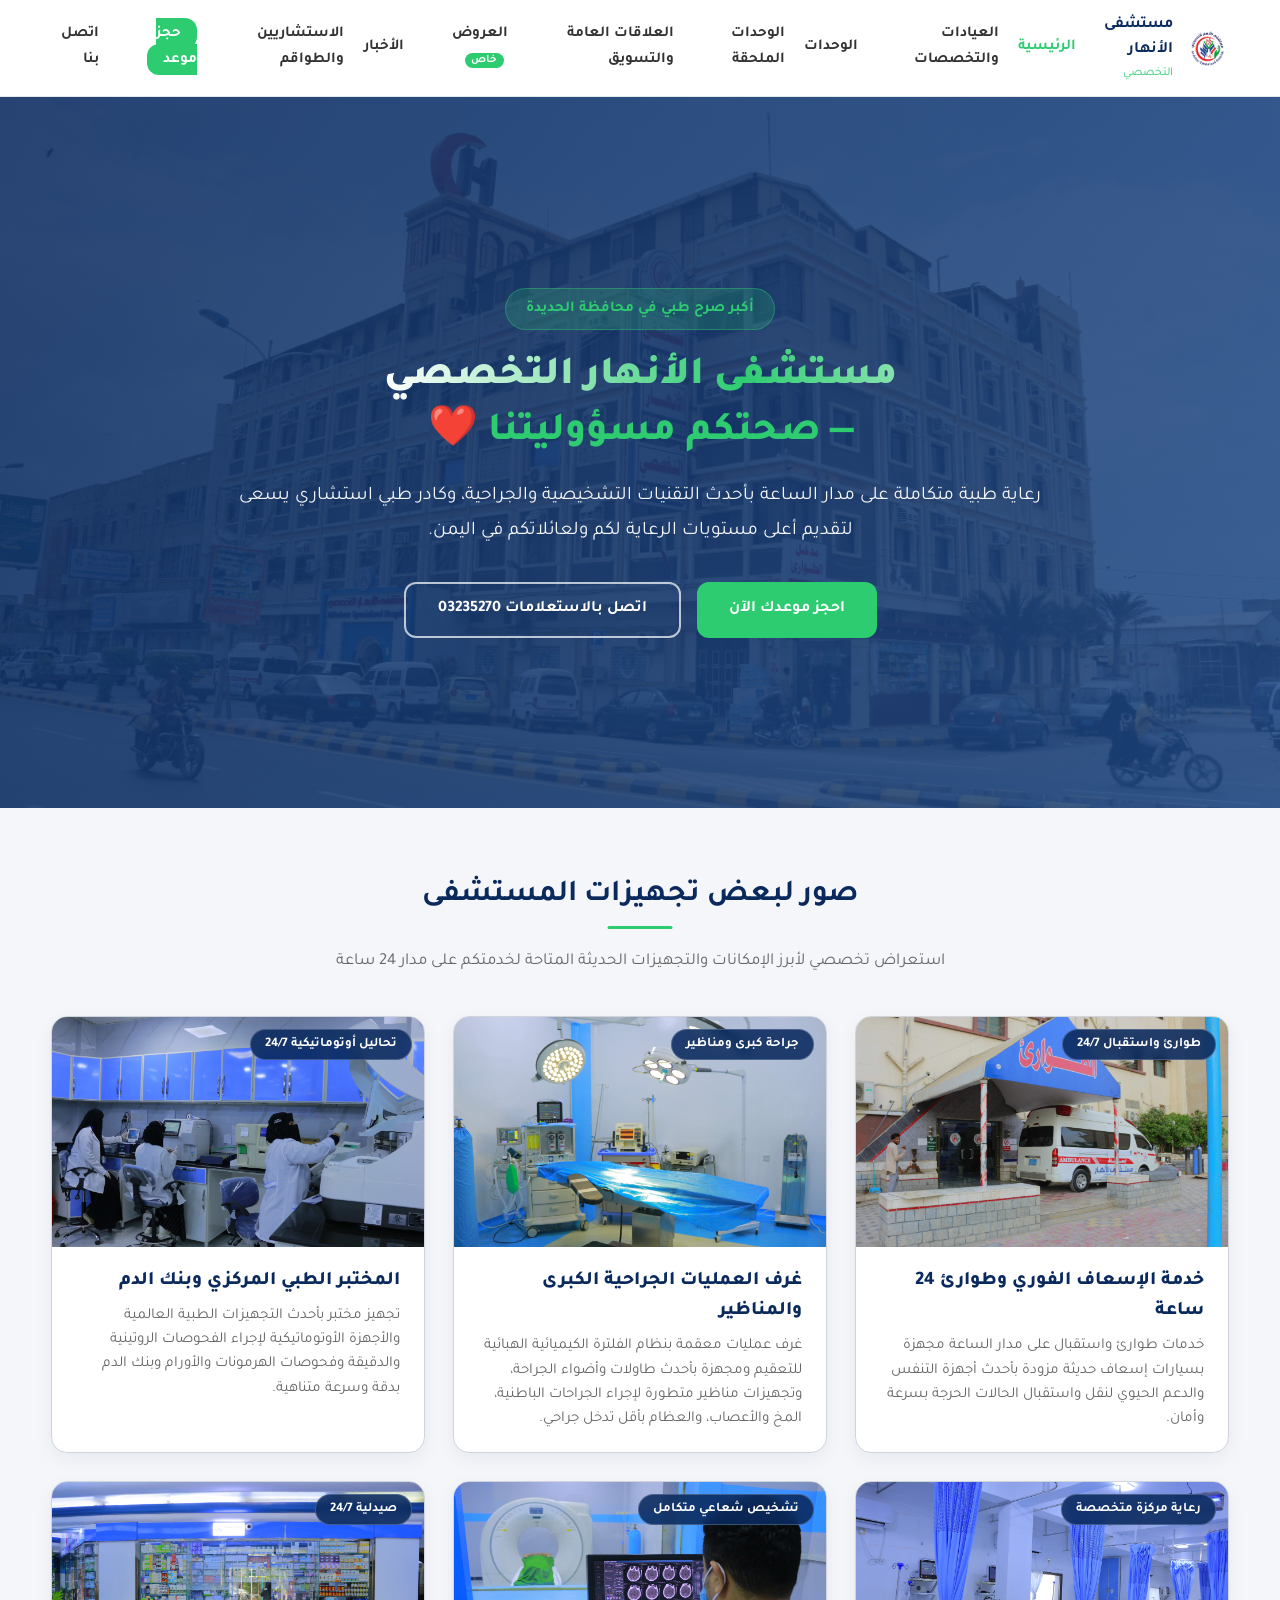
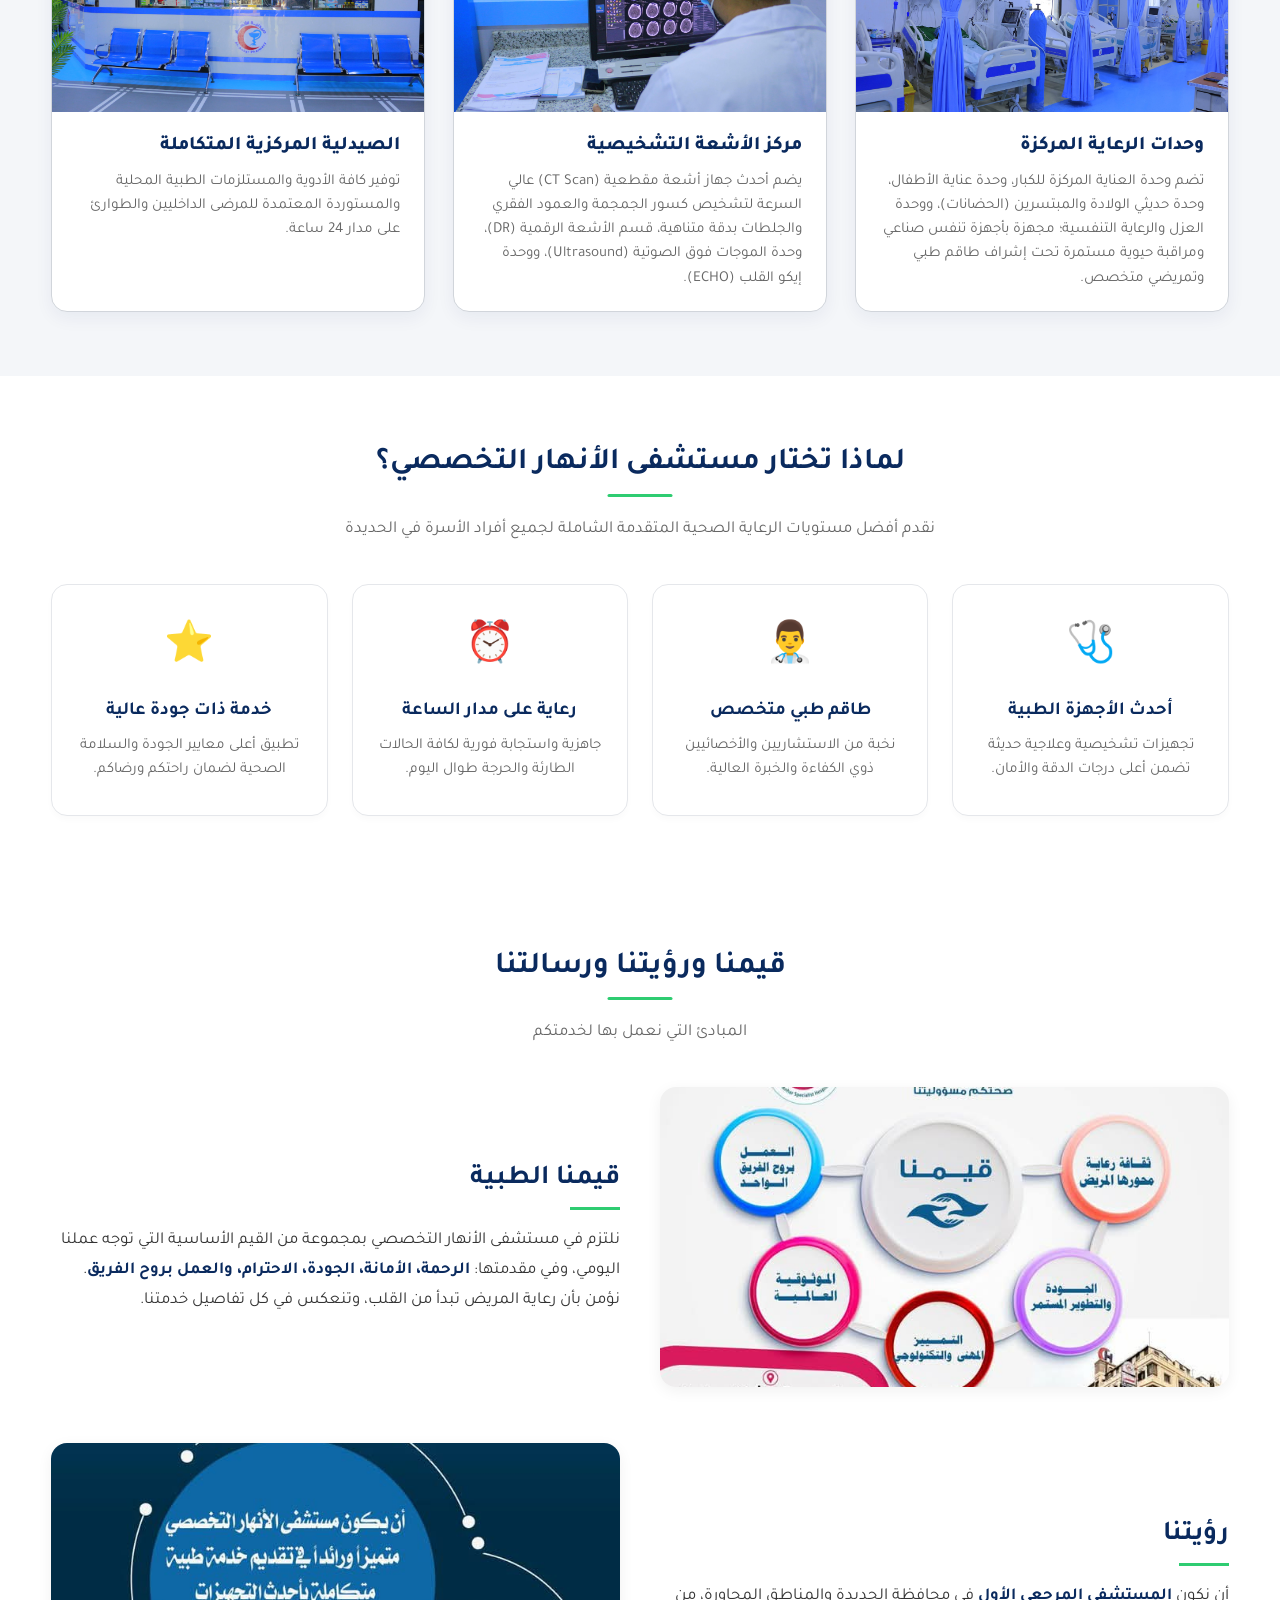
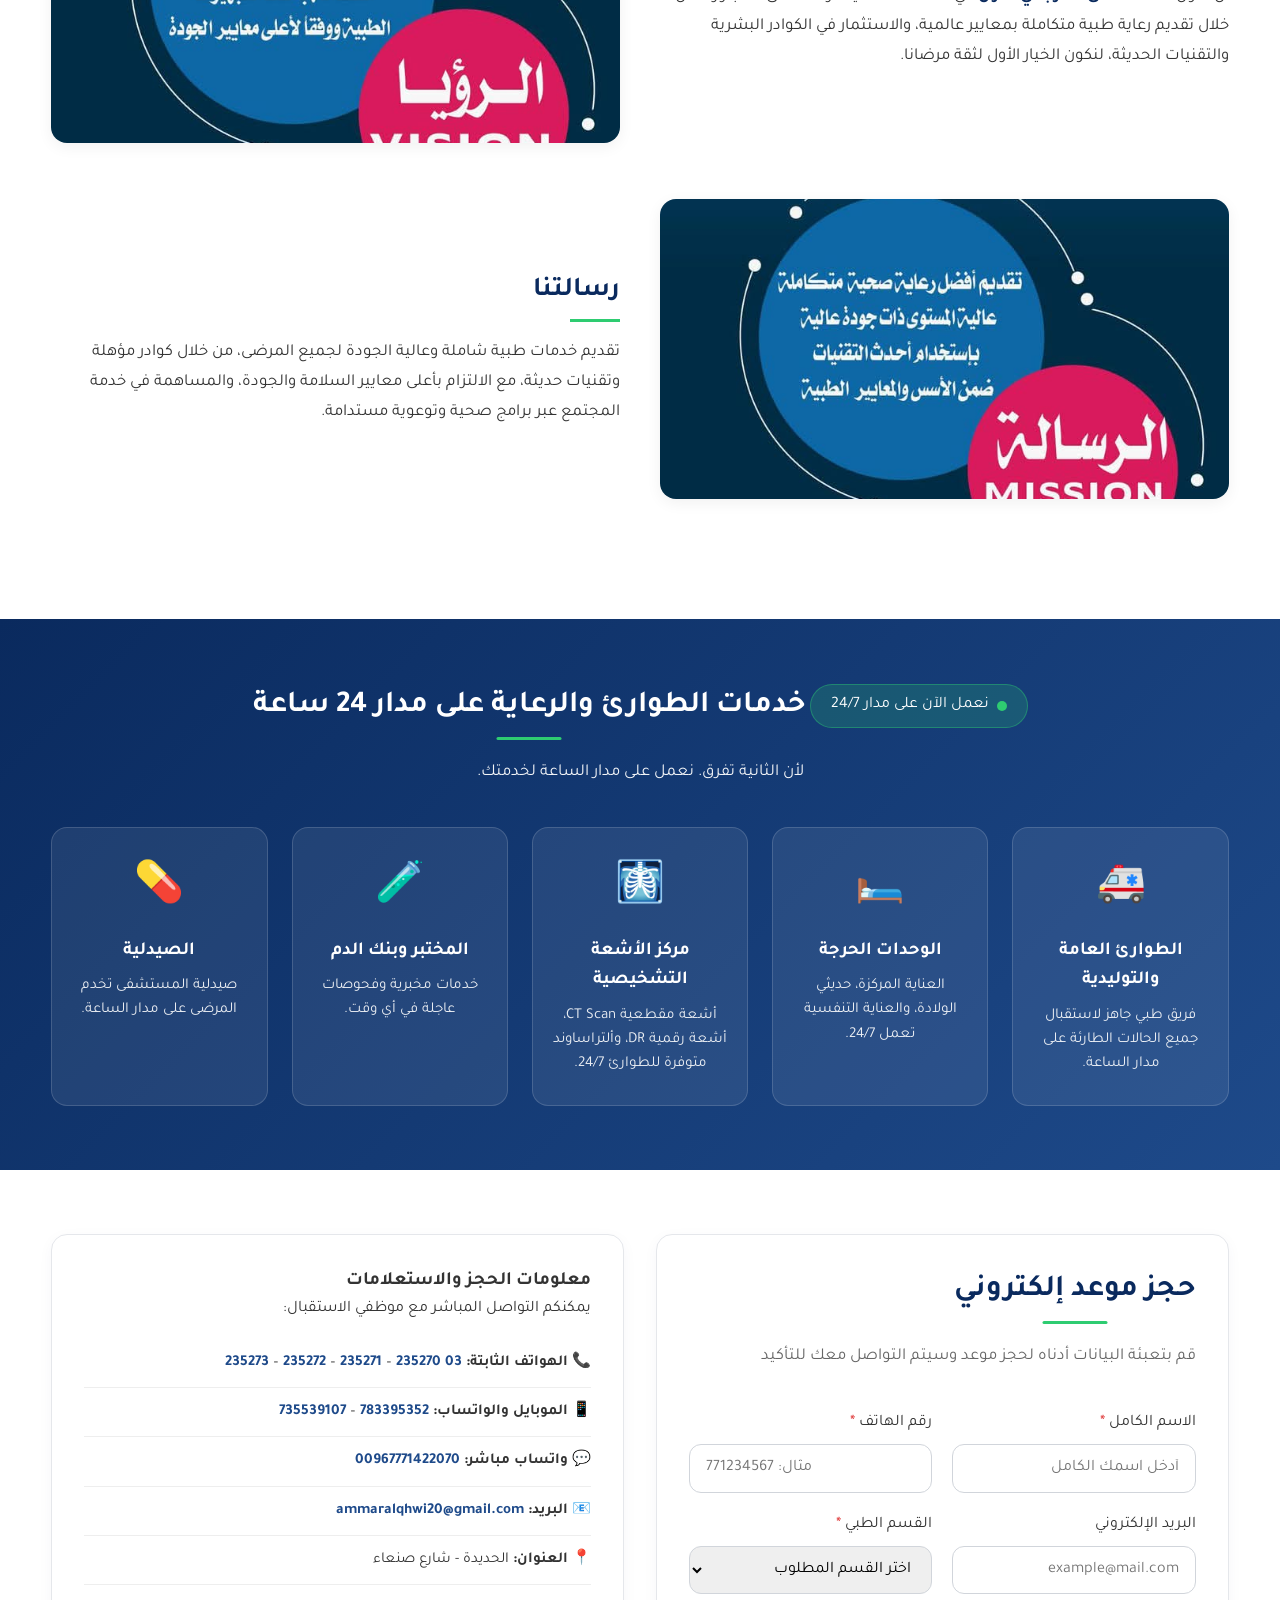
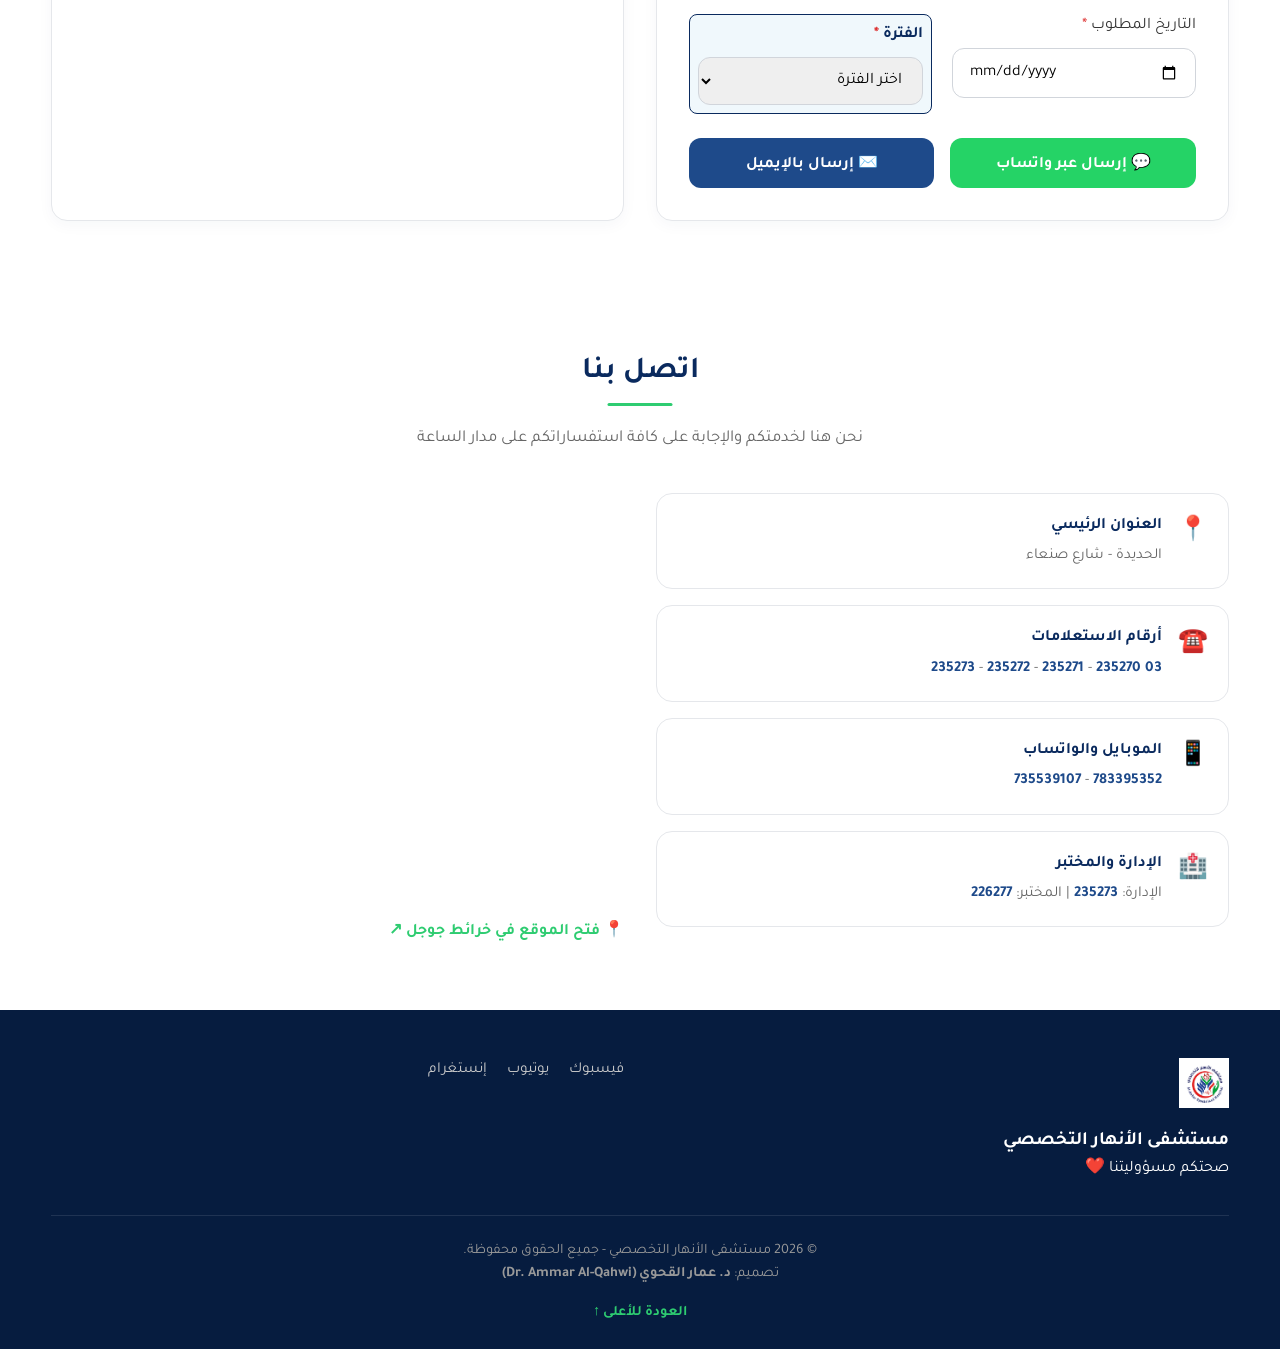
<file: index.html>
<!DOCTYPE html>
<html lang="ar" dir="rtl">
<head>
    <meta charset="UTF-8">
    <meta name="viewport" content="width=device-width, initial-scale=1.0">
    <meta name="theme-color" content="#0a2a5e">
 <link rel="canonical" href="https://alanharhospital.com/" />   
    <!-- ==================== تحسينات السيو وجوجل (SEO & Search Engine Optimization) ==================== -->
    <title>مستشفى الأنهار التخصصي بالحديدة | رعاية طبية متكاملة وطوارئ 24 ساعة</title>
    <meta name="description" content="مستشفى الأنهار التخصصي في الحديدة - شارع صنعاء. أكبر صرح طبي في محافظة الحديدة يقدم أفضل خدمات طبية متكاملة على مدار 24 ساعة: طوارئ عامة وتوليدية، عيادات تخصصية، عناية مركزة، أحدث الأجهزة التشخيصية والعمليات الجراحية.">
    <meta name="keywords" content="مستشفى الأنهار التخصصي, مستشفى بالحديدة, اكبر صرح طبي في محافظة الحديدة, افضل مستشفى في الحديدة, دكتور في الحديدة, طوارئ 24 ساعة الحديدة, حجز موعد مستشفى بالحديدة, عيادات تخصصية الحديدة, مستشفيات الحديدة شارع صنعاء, جراحة العظام, جراحة المخ والأعصاب, النساء والولادة الحديدة, عناية مركزة, مستشفيات اليمن">
    <meta name="robots" content="index, follow, max-image-preview:large">
    <meta name="author" content="مستشفى الأنهار التخصصي">
    <meta name="google-site-verification" content="YEouU0fdpFGmbZ_tknWZ3tHv-4BfuRHU1VGGbWUgWtw" />
    
    <!-- وسوم مشاركة الرابط على شبكات التواصل الاجتماعي (Open Graph) -->
    <meta property="og:title" content="مستشفى الأنهار التخصصي بالحديدة | صحتكم مسؤوليتنا">
    <meta property="og:description" content="رعاية طبية متكاملة على مدار الساعة بأحدث التقنيات وكادر طبي متقدم في الحديدة - شارع صنعاء.">
    <meta property="og:image" content="logo.jpg">
    <meta property="og:type" content="hospital">
    <meta property="og:locale" content="ar_YE">

    <!-- البيانات المهيكلة لجوجل (Schema.org) لتسريع الظهور في Google Search & Maps -->
    <script type="application/ld+json">
    {
      "@context": "https://schema.org",
      "@type": "Hospital",
      "name": "مستشفى الأنهار التخصصي",
      "alternateName": "Al-Anhar Specialized Hospital",
      "image": "logo.jpg",
      "description": "أكبر صرح طبي في محافظة الحديدة يقدم خدمات رعاية صحية وطوارئ وعيادات تخصصية على مدار 24 ساعة.",
      "address": {
        "@type": "PostalAddress",
        "streetAddress": "شارع صنعاء",
        "addressLocality": "الحديدة",
        "addressCountry": "YE"
      },
      "telephone": ["+9673235270", "+967783395352", "+967735539107"],
      "email": "ammaralqhwi20@gmail.com",
      "sameAs": [
        "https://www.facebook.com/profile.php?id=61565589033008"
      ],
      "openingHours": "Mo-Su 00:00-23:59"
    }
    </script>
    
    <!-- تحميل الخط العربي وتهيئة السرعة -->
    <link rel="preconnect" href="https://fonts.googleapis.com">
    <link rel="preconnect" href="https://fonts.gstatic.com" crossorigin>
    <link href="https://fonts.googleapis.com/css2?family=Tajawal:wght@400;500;700;800;900&display=swap" rel="stylesheet">
    
    <!-- أيقونة الموقع -->
    <link rel="icon" type="image/jpeg" href="logo.jpg">
    
    <style>
        /* ==================== المتغيرات الأساسية ==================== */
        :root {
            --primary-navy: #0a2a5e;
            --secondary-blue: #1e4a8a;
            --accent-green: #2ecc71;
            --accent-green-hover: #27ae60;
            --bg-light: #f8f9fa;
            --text-dark: #333333;
            --text-muted: #666666;
            --radius-lg: 16px;
            --radius-md: 12px;
            --radius-sm: 8px;
            --border-color: #d1d5db;
        }

        *, *::before, *::after {
            margin: 0;
            padding: 0;
            box-sizing: border-box;
        }

        html {
            scroll-behavior: smooth;
        }

        body {
            font-family: 'Tajawal', sans-serif;
            line-height: 1.6;
            color: var(--text-dark);
            background-color: #ffffff;
            -webkit-tap-highlight-color: transparent;
        }

        a { text-decoration: none; color: inherit; }
        ul { list-style: none; }
        .container { width: 92%; max-width: 1200px; margin: 0 auto; }
        .section-padding { padding: 4rem 0; }
        .text-center { text-align: center; }
        .text-white { color: #fff !important; }

        /* ==================== مؤثرات الحركة الضوئية للااسم ==================== */
        .animated-main-title {
            background: linear-gradient(90deg, #ffffff 0%, #2ecc71 35%, #ffffff 70%, #2ecc71 100%);
            background-size: 200% auto;
            color: transparent;
            -webkit-background-clip: text;
            background-clip: text;
            animation: textGlowWave 4s linear infinite;
            font-weight: 900;
            display: inline-block;
        }

        @keyframes textGlowWave {
            0% { background-position: 0% center; }
            100% { background-position: 200% center; }
        }

        .animated-slogan-badge {
            display: inline-block;
            color: #2ecc71;
            font-weight: 800;
            position: relative;
            animation: pulseLight 2.5s ease-in-out infinite alternate;
        }

        @keyframes pulseLight {
            0% {
                text-shadow: 0 0 4px rgba(46, 204, 113, 0.3);
                transform: scale(1);
            }
            100% {
                text-shadow: 0 0 18px rgba(46, 204, 113, 0.9), 0 0 25px rgba(46, 204, 113, 0.5);
                transform: scale(1.02);
            }
        }

        /* ==================== القسم الرئيسي ==================== */
        .hero {
            position: relative;
            padding: 8rem 0 5rem;
            color: #ffffff;
            min-height: 82vh;
            display: flex;
            align-items: center;
            background-image: url("above.png");
            background-size: cover;
            background-position: center center;
        }
        
        .hero-overlay {
            position: absolute;
            inset: 0;
            background: linear-gradient(135deg, rgba(10, 42, 94, 0.88), rgba(30, 74, 138, 0.82));
            z-index: 1;
        }
        .hero-container { position: relative; z-index: 2; }

        .hero-badge {
            display: inline-block;
            background-color: rgba(46, 204, 113, 0.2);
            color: var(--accent-green);
            padding: 0.5rem 1.25rem;
            border-radius: 50px;
            font-weight: 700;
            font-size: 0.95rem;
            border: 1px solid rgba(46, 204, 113, 0.4);
            margin-bottom: 1.2rem;
        }
        .hero-title { font-size: 2.5rem; line-height: 1.4; margin-bottom: 1.2rem; font-weight: 800; }
        .hero-subtitle { font-size: 1.2rem; line-height: 1.8; opacity: 0.95; max-width: 820px; margin: 0 auto 2rem; }
        .hero-buttons { display: flex; justify-content: center; gap: 1rem; flex-wrap: wrap; }

        .btn {
            display: inline-flex;
            align-items: center;
            justify-content: center;
            padding: 0.85rem 2rem;
            border-radius: var(--radius-md);
            font-weight: 700;
            border: none; cursor: pointer;
            font-size: 1rem; font-family: inherit;
            min-height: 48px;
            transition: all 0.3s ease;
        }
        .btn-primary { background-color: var(--accent-green); color: #fff; }
        .btn-primary:hover { background-color: var(--accent-green-hover); transform: translateY(-2px); }
        .btn-outline { background: transparent; color: #fff; border: 2px solid rgba(255,255,255,0.7); }
        .btn-outline:hover { background: rgba(255,255,255,0.15); border-color: #fff; }

        .section-header { margin-bottom: 2.5rem; }
        .section-header h2 {
            font-size: 1.9rem; color: var(--primary-navy);
            margin-bottom: 0.75rem; position: relative; display: inline-block;
        }
        .section-header h2::after {
            content: ''; position: absolute; bottom: -8px; right: 50%;
            transform: translateX(50%); width: 65px; height: 3px;
            background: var(--accent-green);
            border-radius: 2px;
        }
        .section-header p { color: var(--text-muted); font-size: 1.05rem; margin-top: 1rem; }

        /* ==================== معرض صور التجهيزات والأقسام ==================== */
        .facilities-section {
            background-color: #f4f6f9;
        }
        .facilities-grid {
            display: grid;
            grid-template-columns: repeat(auto-fit, minmax(320px, 1fr));
            gap: 1.8rem;
        }
        .facility-card {
            background: #ffffff;
            border-radius: var(--radius-lg);
            overflow: hidden;
            box-shadow: 0 6px 18px rgba(10, 42, 94, 0.06);
            border: 1px solid var(--border-color);
            transition: transform 0.35s ease, box-shadow 0.35s ease;
        }
        .facility-card:hover {
            transform: translateY(-7px);
            box-shadow: 0 15px 30px rgba(10, 42, 94, 0.15);
        }
        .facility-img-wrapper {
            position: relative;
            height: 230px;
            overflow: hidden;
            background-color: #0a2a5e;
        }
        .facility-img-wrapper img {
            width: 100%;
            height: 100%;
            object-fit: cover;
            transition: transform 0.5s ease;
        }
        .facility-card:hover .facility-img-wrapper img {
            transform: scale(1.08);
        }
        .facility-badge-tag {
            position: absolute;
            top: 12px;
            right: 12px;
            background: rgba(10, 42, 94, 0.88);
            color: #ffffff;
            padding: 4px 14px;
            border-radius: 20px;
            font-size: 0.82rem;
            font-weight: 700;
            border: 1px solid rgba(255,255,255,0.2);
            backdrop-filter: blur(4px);
        }
        .facility-info {
            padding: 1.25rem 1.5rem;
        }
        .facility-info h3 {
            color: var(--primary-navy);
            font-size: 1.2rem;
            margin-bottom: 0.4rem;
            font-weight: 800;
        }
        .facility-info p {
            color: var(--text-muted);
            font-size: 0.95rem;
            line-height: 1.6;
        }

        /* ==================== لماذا تختارنا ==================== */
        .features-grid { display: grid; grid-template-columns: repeat(auto-fit, minmax(240px, 1fr)); gap: 1.5rem; }
        .feature-card {
            text-align: center; padding: 2rem 1.5rem; border-radius: var(--radius-lg);
            background: #fff; border: 1px solid #e5e7eb;
            box-shadow: 0 4px 6px rgba(0,0,0,0.02);
        }
        .feature-icon { font-size: 2.5rem; margin-bottom: 1rem; }
        .feature-card h3 { color: var(--primary-navy); font-size: 1.15rem; margin-bottom: 0.5rem; }
        .feature-card p { color: var(--text-muted); font-size: 0.95rem; }

        /* ==================== القيم والرؤية والرسالة ==================== */
        .values-section {
            padding: 4rem 0;
            background: #ffffff;
        }
        .values-block {
            display: flex; align-items: center; gap: 2.5rem; margin-bottom: 3.5rem;
        }
        .values-block.reverse { flex-direction: row-reverse; }
        .values-image-col, .values-text-col { flex: 1; }
        .values-image-card {
            border-radius: var(--radius-lg); overflow: hidden;
            box-shadow: 0 4px 15px rgba(0,0,0,0.06);
            background: #fff;
        }
        .values-image-card img { width: 100%; height: 300px; object-fit: cover; display: block; }
        .values-text-col h3 {
            color: var(--primary-navy); font-size: 1.7rem; margin-bottom: 1rem;
            position: relative; padding-bottom: 0.5rem;
        }
        .values-text-col h3::after {
            content: ''; position: absolute; bottom: 0; right: 0;
            width: 50px; height: 3px; background: var(--accent-green);
        }
        .values-text-col p { font-size: 1.05rem; line-height: 1.8; color: var(--text-dark); }
        .values-text-col strong { color: var(--primary-navy); }

        /* ==================== خدمات 24 ساعة والتعديلات اللونية ==================== */
        .services-247 { background: linear-gradient(135deg, #0a2a5e 0%, #1e4a8a 100%); }
        .services-247 .section-header h2 {
            color: #ffffff !important;
        }
        .services-247 .section-header p {
            color: #ffffff !important;
            opacity: 0.95;
        }
        .status-indicator {
            display: inline-flex; align-items: center; gap: 8px;
            background: rgba(46, 204, 113, 0.2); padding: 0.5rem 1.25rem;
            border-radius: 50px; border: 1px solid rgba(46, 204, 113, 0.4); margin-bottom: 1rem;
            color: #ffffff !important;
        }
        .pulse-dot {
            width: 10px; height: 10px; background: var(--accent-green); border-radius: 50%;
        }
        .services-grid-247 { display: grid; grid-template-columns: repeat(auto-fit, minmax(200px, 1fr)); gap: 1.5rem; }
        .card-247 {
            background: rgba(255,255,255,0.08);
            padding: 1.8rem 1.2rem; border-radius: var(--radius-lg); text-align: center;
            border: 1px solid rgba(255,255,255,0.15);
            transition: transform 0.3s ease, background 0.3s ease;
        }
        .card-247:hover {
            background: rgba(255,255,255,0.15);
            transform: translateY(-5px);
        }
        .card-icon-247 { font-size: 2.5rem; margin-bottom: 1rem; }
        .card-247 h3 { color: #fff; margin-bottom: 0.5rem; font-size: 1.15rem; }
        .card-247 p { color: rgba(255,255,255,0.9); font-size: 0.95rem; }

        /* ==================== حجز الموعد ==================== */
        .appointment-wrapper { display: grid; grid-template-columns: repeat(auto-fit, minmax(300px, 1fr)); gap: 2rem; }
        .appointment-form-container, .appointment-info-card {
            background: #fff; padding: 2rem; border-radius: var(--radius-lg);
            border: 1px solid #e5e7eb; box-shadow: 0 4px 15px rgba(10,42,94,0.04);
        }
        .form-grid { display: grid; grid-template-columns: repeat(auto-fit, minmax(220px, 1fr)); gap: 1.25rem; }
        .form-group { display: flex; flex-direction: column; gap: 0.5rem; }
        .form-control {
            padding: 0.85rem 1rem; border: 1px solid var(--border-color);
            border-radius: var(--radius-md); font-size: 1rem; font-family: inherit;
            min-height: 48px;
        }
        .form-control:focus { outline: none; border-color: var(--accent-green); }
        .required { color: #dc2626; }
        .form-actions { display: flex; gap: 1rem; flex-wrap: wrap; margin-top: 1.5rem; }
        .btn-whatsapp-submit { background: #25D366; color: #fff; flex: 1; }
        .btn-email-submit { background: var(--secondary-blue); color: #fff; flex: 1; }
        .contact-info-list { list-style: none; padding: 0; margin-top: 1rem; }
        .contact-info-list li { padding: 0.75rem 0; border-bottom: 1px solid #eee; font-size: 0.95rem; }
        .contact-info-list a { color: var(--secondary-blue); text-decoration: none; font-weight: 700; }

        /* ==================== اتصل بنا والخريطة ==================== */
        .contact-grid { display: grid; grid-template-columns: 1fr 1fr; gap: 2rem; }
        .contact-cards { display: flex; flex-direction: column; gap: 1rem; }
        .contact-card {
            background: #fff; padding: 1.25rem; border-radius: var(--radius-lg);
            border: 1px solid #e5e7eb; display: flex; gap: 1rem; align-items: flex-start;
        }
        .contact-card-icon { font-size: 1.5rem; }
        .contact-card h4 { margin: 0 0 0.3rem; color: var(--primary-navy); }
        .contact-card p { margin: 0; color: var(--text-muted); font-size: 0.95rem; }
        .contact-card a { color: var(--secondary-blue); font-weight: 700; }
        .map-container iframe {
            border-radius: var(--radius-lg);
            min-height: 350px; width: 100%; border: none;
        }
        .map-link { display: inline-block; margin-top: 1rem; color: var(--accent-green); font-weight: 700; }

        /* ==================== القائمة العلوية ==================== */
        .header {
            position: fixed; top: 0; left: 0; right: 0;
            background: #ffffff;
            z-index: 1000; border-bottom: 1px solid #e5e7eb;
        }
        .navbar { display: flex; align-items: center; justify-content: space-between; padding: 0.8rem 0; }
        .brand { display: flex; align-items: center; gap: 0.7rem; color: var(--primary-navy); }
        .brand-logo { height: 45px; width: auto; }
        .nav-links { display: flex; list-style: none; gap: 1.2rem; margin: 0; padding: 0; align-items: center; }
        .nav-links a { color: var(--text-dark); font-weight: 600; font-size: 0.95rem; }
        .nav-links a:hover, .nav-links a.nav-active { color: var(--accent-green); }
        .nav-badge { background: var(--accent-green); color: #fff; font-size: 0.7rem; padding: 0.1rem 0.4rem; border-radius: 10px; margin-right: 0.3rem; }
        .btn-nav-highlight { background: var(--accent-green); color: #fff !important; padding: 0.5rem 1rem; border-radius: var(--radius-md); }
        .menu-toggle { display: none; flex-direction: column; gap: 5px; background: none; border: none; cursor: pointer; padding: 5px; }
        .menu-toggle span { width: 25px; height: 3px; background: var(--primary-navy); border-radius: 2px; }
        main { padding-top: 70px; }

        /* ==================== الفوتر ==================== */
        .footer { background: #061c3f; color: #fff; padding: 3rem 0 1.5rem; }
        .footer-content { display: grid; grid-template-columns: repeat(auto-fit, minmax(200px, 1fr)); gap: 2rem; margin-bottom: 2rem; }
        .footer-brand img { height: 50px; margin-bottom: 0.5rem; }
        .footer-social a { color: #ccc; margin-left: 1rem; font-size: 0.95rem; }
        .footer-social a:hover { color: var(--accent-green); }
        .footer-bottom { text-align: center; padding-top: 1.5rem; border-top: 1px solid rgba(255,255,255,0.1); color: #999; font-size: 0.9rem; }
        .back-to-top { display: inline-block; margin-top: 1rem; color: var(--accent-green); font-weight: 600; }

        /* ==================== استجابة الهواتف والشاشات الصغيرة ==================== */
        @media (max-width: 992px) {
            .menu-toggle { display: flex; }
            .nav-links {
                position: absolute; top: 100%; right: 0; left: 0; background: #fff;
                flex-direction: column; padding: 1.5rem; border-bottom: 2px solid var(--accent-green);
                display: none; gap: 1rem; text-align: right; box-shadow: 0 10px 15px rgba(0,0,0,0.1);
            }
            .nav-links.open { display: flex; }
            .contact-grid { grid-template-columns: 1fr; }
        }
        @media (max-width: 768px) {
            .hero { padding: 5.5rem 0 3.5rem; min-height: auto; text-align: center; }
            .hero-title { font-size: 1.7rem; }
            .hero-subtitle { font-size: 1rem; }
            .values-block, .values-block.reverse { flex-direction: column; gap: 1.5rem; }
            .values-image-card img { height: 220px; }
            .section-padding { padding: 2.8rem 0; }
            .form-actions { flex-direction: column; }
            .btn { width: 100%; }
            .facilities-grid { grid-template-columns: 1fr; }
            .services-grid-247 { grid-template-columns: repeat(auto-fit, minmax(160px, 1fr)); }
        }
    </style>
</head>
<body>
    <!-- القائمة العلوية -->
    <header class="header" id="top">
        <nav class="navbar container">
            <a href="index.html" class="brand" title="الصفحة الرئيسية - مستشفى الأنهار التخصصي">
                <img src="logo.jpg" alt="شعار مستشفى الأنهار التخصصي بالحديدة" class="brand-logo" width="45" height="45">
                <span><strong>مستشفى الأنهار</strong><small style="display:block; font-size:0.75rem; color:var(--accent-green);">التخصصي</small></span>
            </a>
            <button class="menu-toggle" id="menuToggle" aria-label="قائمة التصفح الجوالة">
                <span></span><span></span><span></span>
            </button>
            <ul class="nav-links" id="navLinks">
                <li><a href="index.html" class="nav-active">الرئيسية</a></li>
                <li><a href="clinics.html">العيادات والتخصصات</a></li>
                <li><a href="units.html">الوحدات</a></li>
                <li><a href="ancillary.html">الوحدات الملحقة</a></li>
                <li><a href="pr.html">العلاقات العامة والتسويق</a></li>
                <li><a href="offers.html">العروض <span class="nav-badge">خاص</span></a></li>
                <li><a href="news.html">الأخبار</a></li>
                <li><a href="doctors.html">الاستشاريين والطواقم</a></li>
                <li><a href="#booking" class="btn-nav-highlight">حجز موعد</a></li>
                <li><a href="#contact">اتصل بنا</a></li>
            </ul>
        </nav>
    </header>

    <main>
        <!-- القسم الرئيسي -->
        <section class="hero" id="home">
            <div class="hero-overlay"></div>
            <div class="container hero-container text-center">
                <div class="hero-content">
                    <span class="hero-badge">أكبر صرح طبي في محافظة الحديدة</span>
                    <h1 class="hero-title">
                        <span class="animated-main-title">مستشفى الأنهار التخصصي</span> 
                        <br> 
                        <span class="animated-slogan-badge">— صحتكم مسؤوليتنا ❤️</span>
                    </h1>
                    <p class="hero-subtitle">
                        رعاية طبية متكاملة على مدار الساعة بأحدث التقنيات التشخيصية والجراحية، وكادر طبي استشاري يسعى لتقديم أعلى مستويات الرعاية لكم ولعائلاتكم في اليمن.
                    </p>
                    <div class="hero-buttons">
                        <a href="#booking" class="btn btn-primary">احجز موعدك الآن</a>
                        <a href="tel:03235270" class="btn btn-outline">اتصل بالاستعلامات 03235270</a>
                    </div>
                </div>
            </div>
        </section>

        <!-- معرض صور التجهيزات والأقسام -->
        <section class="facilities-section section-padding" id="facilities">
            <div class="container">
                <div class="section-header text-center">
                    <h2>صور لبعض تجهيزات المستشفى</h2>
                    <p>استعراض تخصصي لأبرز الإمكانات والتجهيزات الحديثة المتاحة لخدمتكم على مدار 24 ساعة</p>
                </div>
                
                <div class="facilities-grid">
                    <!-- 1. الإسعاف والطوارئ (car.jpg) -->
                    <article class="facility-card">
                        <div class="facility-img-wrapper">
                            <img src="car.jpg" alt="خدمات الإسعاف والطوارئ 24 ساعة — مستشفى الأنهار التخصصي" loading="lazy" onerror="this.src='logo.jpg'">
                            <span class="facility-badge-tag">طوارئ واستقبال 24/7</span>
                        </div>
                        <div class="facility-info">
                            <h3>خدمة الإسعاف الفوري وطوارئ 24 ساعة</h3>
                            <p>خدمات طوارئ واستقبال على مدار الساعة مجهزة بسيارات إسعاف حديثة مزودة بأحدث أجهزة التنفس والدعم الحيوي لنقل واستقبال الحالات الحرجة بسرعة وأمان.</p>
                        </div>
                    </article>

                    <!-- 2. غرف العمليات الكبرى والمناظير المدمجة (or.jpg) -->
                    <article class="facility-card">
                        <div class="facility-img-wrapper">
                            <img src="or.jpg" alt="غرف العمليات الجراحية والمناظير — مستشفى الأنهار التخصصي" loading="lazy" onerror="this.src='logo.jpg'">
                            <span class="facility-badge-tag">جراحة كبرى ومناظير</span>
                        </div>
                        <div class="facility-info">
                            <h3>غرف العمليات الجراحية الكبرى والمناظير</h3>
                            <p>غرف عمليات معقمة بنظام الفلترة الكيميائية الهبائية للتعقيم ومجهزة بأحدث طاولات وأضواء الجراحة، وتجهيزات مناظير متطورة لإجراء الجراحات الباطنية، المخ والأعصاب، والعظام بأقل تدخل جراحي.</p>
                        </div>
                    </article>

                    <!-- 3. المختبر الطبي المركزي (lab.jpg) -->
                    <article class="facility-card">
                        <div class="facility-img-wrapper">
                            <img src="lab.jpg" alt="المختبر الطبي المركزي وبنك الدم — مستشفى الأنهار التخصصي" loading="lazy" onerror="this.src='logo.jpg'">
                            <span class="facility-badge-tag">تحاليل أوتوماتيكية 24/7</span>
                        </div>
                        <div class="facility-info">
                            <h3>المختبر الطبي المركزي وبنك الدم</h3>
                            <p>تجهيز مختبر بأحدث التجهيزات الطبية العالمية والأجهزة الأوتوماتيكية لإجراء الفحوصات الروتينية والدقيقة وفحوصات الهرمونات والأورام وبنك الدم بدقة وسرعة متناهية.</p>
                        </div>
                    </article>

                    <!-- 4. وحدات الرعاية المركزة المتعددة (icu.jpg) -->
                    <article class="facility-card">
                        <div class="facility-img-wrapper">
                            <img src="icu.jpg" alt="وحدات الرعاية المركزة والخاصة — مستشفى الأنهار التخصصي" loading="lazy" onerror="this.src='logo.jpg'">
                            <span class="facility-badge-tag">رعاية مركزة متخصصة</span>
                        </div>
                        <div class="facility-info">
                            <h3>وحدات الرعاية المركزة</h3>
                            <p>تضم وحدة العناية المركزة للكبار، وحدة عناية الأطفال، وحدة حديثي الولادة والمبتسرين (الحضانات)، ووحدة العزل والرعاية التنفسية؛ مجهزة بأجهزة تنفس صناعي ومراقبة حيوية مستمرة تحت إشراف طاقم طبي وتمريضي متخصص.</p>
                        </div>
                    </article>

                    <!-- 5. مركز الأشعة التشخيصية المتكامل (ct.jpg) -->
                    <article class="facility-card">
                        <div class="facility-img-wrapper">
                            <img src="ct.jpg" alt="مركز الأشعة التشخيصية — مستشفى الأنهار التخصصي" loading="lazy" onerror="this.src='logo.jpg'">
                            <span class="facility-badge-tag">تشخيص شعاعي متكامل</span>
                        </div>
                        <div class="facility-info">
                            <h3>مركز الأشعة التشخيصية</h3>
                            <p>يضم أحدث جهاز أشعة مقطعية (CT Scan) عالي السرعة لتشخيص كسور الجمجمة والعمود الفقري والجلطات بدقة متناهية، قسم الأشعة الرقمية (DR)، وحدة الموجات فوق الصوتية (Ultrasound)، ووحدة إيكو القلب (ECHO).</p>
                        </div>
                    </article>

                    <!-- 6. الصيدلية (ph.jpg) -->
                    <article class="facility-card">
                        <div class="facility-img-wrapper">
                            <img src="ph.jpg" alt="الصيدلية المركزية — مستشفى الأنهار التخصصي" loading="lazy" onerror="this.src='logo.jpg'">
                            <span class="facility-badge-tag">صيدلية 24/7</span>
                        </div>
                        <div class="facility-info">
                            <h3>الصيدلية المركزية المتكاملة</h3>
                            <p>توفير كافة الأدوية والمستلزمات الطبية المحلية والمستوردة المعتمدة للمرضى الداخليين والطوارئ على مدار 24 ساعة.</p>
                        </div>
                    </article>
                </div>
            </div>
        </section>

        <!-- لماذا تختارنا -->
        <section class="features section-padding" id="why-us">
            <div class="container">
                <div class="section-header text-center">
                    <h2>لماذا تختار مستشفى الأنهار التخصصي؟</h2>
                    <p>نقدم أفضل مستويات الرعاية الصحية المتقدمة الشاملة لجميع أفراد الأسرة في الحديدة</p>
                </div>
                <div class="features-grid">
                    <div class="feature-card">
                        <div class="feature-icon">🩺</div>
                        <h3>أحدث الأجهزة الطبية</h3>
                        <p>تجهيزات تشخيصية وعلاجية حديثة تضمن أعلى درجات الدقة والأمان.</p>
                    </div>
                    <div class="feature-card">
                        <div class="feature-icon">👨‍⚕️</div>
                        <h3>طاقم طبي متخصص</h3>
                        <p>نخبة من الاستشاريين والأخصائيين ذوي الكفاءة والخبرة العالية.</p>
                    </div>
                    <div class="feature-card">
                        <div class="feature-icon">⏰</div>
                        <h3>رعاية على مدار الساعة</h3>
                        <p>جاهزية واستجابة فورية لكافة الحالات الطارئة والحرجة طوال اليوم.</p>
                    </div>
                    <div class="feature-card">
                        <div class="feature-icon">⭐</div>
                        <h3>خدمة ذات جودة عالية</h3>
                        <p>تطبيق أعلى معايير الجودة والسلامة الصحية لضمان راحتكم ورضاكم.</p>
                    </div>
                </div>
            </div>
        </section>

        <!-- القيم والرؤية والرسالة -->
        <section class="values-section">
            <div class="container">
                <div class="section-header text-center">
                    <h2>قيمنا ورؤيتنا ورسالتنا</h2>
                    <p>المبادئ التي نعمل بها لخدمتكم</p>
                </div>

                <div class="values-block">
                    <div class="values-image-col">
                        <div class="values-image-card">
                            <img src="shar4.png" alt="قيمنا — مستشفى الأنهار التخصصي بالحديدة" loading="lazy">
                        </div>
                    </div>
                    <div class="values-text-col">
                        <h3>قيمنا الطبية</h3>
                        <p>نلتزم في مستشفى الأنهار التخصصي بمجموعة من القيم الأساسية التي توجه عملنا اليومي، وفي مقدمتها: <strong>الرحمة، الأمانة، الجودة، الاحترام، والعمل بروح الفريق</strong>. نؤمن بأن رعاية المريض تبدأ من القلب، وتنعكس في كل تفاصيل خدمتنا.</p>
                    </div>
                </div>

                <div class="values-block reverse">
                    <div class="values-image-col">
                        <div class="values-image-card">
                            <img src="shar5.png" alt="رؤيتنا — مستشفى الأنهار التخصصي" loading="lazy">
                        </div>
                    </div>
                    <div class="values-text-col">
                        <h3>رؤيتنا</h3>
                        <p>أن نكون <strong>المستشفى المرجعي الأول</strong> في محافظة الحديدة والمناطق المجاورة، من خلال تقديم رعاية طبية متكاملة بمعايير عالمية، والاستثمار في الكوادر البشرية والتقنيات الحديثة، لنكون الخيار الأول لثقة مرضانا.</p>
                    </div>
                </div>

                <div class="values-block">
                    <div class="values-image-col">
                        <div class="values-image-card">
                            <img src="shar6.png" alt="رسالتنا — مستشفى الأنهار التخصصي" loading="lazy">
                        </div>
                    </div>
                    <div class="values-text-col">
                        <h3>رسالتنا</h3>
                        <p>تقديم خدمات طبية شاملة وعالية الجودة لجميع المرضى، من خلال كوادر مؤهلة وتقنيات حديثة، مع الالتزام بأعلى معايير السلامة والجودة، والمساهمة في خدمة المجتمع عبر برامج صحية وتوعوية مستدامة.</p>
                    </div>
                </div>
            </div>
        </section>

        <!-- خدمات 24 ساعة (مع إضافة بطاقة مركز الأشعة التشخيصية بالكامل) -->
        <section class="services-247 section-padding" id="services-247">
            <div class="container">
                <div class="section-header text-center text-white">
                    <div class="status-indicator">
                        <span class="pulse-dot"></span>
                        <span style="color: #ffffff !important;">نعمل الآن على مدار 24/7</span>
                    </div>
                    <h2 style="color: #ffffff !important;">خدمات الطوارئ والرعاية على مدار 24 ساعة</h2>
                    <p style="color: #ffffff !important; opacity: 0.95;">لأن الثانية تفرق. نعمل على مدار الساعة لخدمتك.</p>
                </div>
                <div class="services-grid-247">
                    <!-- 1. الطوارئ العامة -->
                    <div class="card-247">
                        <div class="card-icon-247">🚑</div>
                        <h3>الطوارئ العامة والتوليدية</h3>
                        <p>فريق طبي جاهز لاستقبال جميع الحالات الطارئة على مدار الساعة.</p>
                    </div>

                    <!-- 2. الوحدات الحرجة -->
                    <div class="card-247">
                        <div class="card-icon-247">🛏️</div>
                        <h3>الوحدات الحرجة</h3>
                        <p>العناية المركزة، حديثي الولادة، والعناية التنفسية تعمل 24/7.</p>
                    </div>

                    <!-- 3. مركز الأشعة التشخيصية (مضاف حديثاً لنفس القالب) -->
                    <div class="card-247">
                        <div class="card-icon-247">🩻</div>
                        <h3>مركز الأشعة التشخيصية</h3>
                        <p>أشعة مقطعية CT Scan، أشعة رقمية DR، وألتراساوند متوفرة للطوارئ 24/7.</p>
                    </div>

                    <!-- 4. المختبر وبنك الدم -->
                    <div class="card-247">
                        <div class="card-icon-247">🧪</div>
                        <h3>المختبر وبنك الدم</h3>
                        <p>خدمات مخبرية وفحوصات عاجلة في أي وقت.</p>
                    </div>

                    <!-- 5. الصيدلية -->
                    <div class="card-247">
                        <div class="card-icon-247">💊</div>
                        <h3>الصيدلية</h3>
                        <p>صيدلية المستشفى تخدم المرضى على مدار الساعة.</p>
                    </div>
                </div>
            </div>
        </section>

        <!-- حجز موعد -->
        <section class="appointment section-padding" id="booking">
            <div class="container">
                <div class="appointment-wrapper">
                    <div class="appointment-form-container">
                        <div class="section-header">
                            <h2>حجز موعد إلكتروني</h2>
                            <p>قم بتعبئة البيانات أدناه لحجز موعد وسيتم التواصل معك للتأكيد</p>
                        </div>
                        <form id="bookingForm">
                            <div class="form-grid">
                                <div class="form-group">
                                    <label for="fullname">الاسم الكامل <span class="required">*</span></label>
                                    <input type="text" id="fullname" class="form-control" placeholder="أدخل اسمك الكامل" required>
                                </div>
                                <div class="form-group">
                                    <label for="phone">رقم الهاتف <span class="required">*</span></label>
                                    <input type="tel" id="phone" class="form-control" placeholder="مثال: 771234567" required>
                                </div>
                                <div class="form-group">
                                    <label for="email">البريد الإلكتروني</label>
                                    <input type="email" id="email" class="form-control" placeholder="example@mail.com">
                                </div>
                                <div class="form-group">
                                    <label for="department">القسم الطبي <span class="required">*</span></label>
                                    <select id="department" class="form-control" required>
                                        <option value="" disabled selected>اختر القسم المطلوب</option>
                                        <option>طب الأطفال وحديثي الولادة</option>
                                        <option>جراحة المخ والأعصاب والعمود الفقري</option>
                                        <option>جراحة العظام والمفاصل</option>
                                        <option>الباطنية والحميات</option>
                                        <option>جراحة الوجه والفكين</option>
                                        <option>الجراحة العامة والأوعية الدموية</option>
                                        <option>النساء والولادة</option>
                                        <option>طب وجراحة الأسنان</option>
                                        <option>قسم الطوارئ 24/7</option>
                                    </select>
                                </div>
                                <div class="form-group">
                                    <label for="booking-date">التاريخ المطلوب <span class="required">*</span></label>
                                    <input type="date" id="booking-date" class="form-control" required>
                                </div>
                                <div class="form-group" style="background: #f0f8fc; padding: 0.5rem; border-radius: 8px; border: 1px solid #0a2a5e;">
                                    <label for="booking-period" style="color: #0a2a5e; font-weight: 700;">الفترة <span class="required">*</span></label>
                                    <select id="booking-period" class="form-control" required>
                                        <option value="" disabled selected>اختر الفترة</option>
                                        <option>صباحية</option>
                                        <option>مسائية</option>
                                    </select>
                                </div>
                            </div>
                            <div class="form-actions">
                                <button type="button" id="btnSendWhatsApp" class="btn btn-whatsapp-submit">💬 إرسال عبر واتساب</button>
                                <button type="button" id="btnSendEmail" class="btn btn-email-submit">✉️ إرسال بالإيميل</button>
                            </div>
                        </form>
                    </div>
                    <div class="appointment-info-card">
                        <h3>معلومات الحجز والاستعلامات</h3>
                        <p>يمكنكم التواصل المباشر مع موظفي الاستقبال:</p>
                        <ul class="contact-info-list">
                            <li><strong>📞 الهواتف الثابتة:</strong> <a href="tel:03235270">03 235270</a> – <a href="tel:03235271">235271</a> – <a href="tel:03235272">235272</a> – <a href="tel:03235273">235273</a></li>
                            <li><strong>📱 الموبايل والواتساب:</strong> <a href="tel:783395352">783395352</a> – <a href="tel:735539107">735539107</a></li>
                            <li><strong>💬 واتساب مباشر:</strong> <a href="https://wa.me/967771422070" target="_blank" rel="noopener">00967771422070</a></li>
                            <li><strong>📧 البريد:</strong> <a href="mailto:ammaralqhwi20@gmail.com">ammaralqhwi20@gmail.com</a></li>
                            <li><strong>📍 العنوان:</strong> الحديدة - شارع صنعاء</li>
                        </ul>
                    </div>
                </div>
            </div>
        </section>

        <!-- اتصل بنا والخريطة -->
        <section class="contact section-padding" id="contact">
            <div class="container">
                <div class="section-header text-center">
                    <h2>اتصل بنا</h2>
                    <p>نحن هنا لخدمتكم والإجابة على كافة استفساراتكم على مدار الساعة</p>
                </div>
                <div class="contact-grid">
                    <div class="contact-cards">
                        <div class="contact-card">
                            <div class="contact-card-icon">📍</div>
                            <div><h4>العنوان الرئيسي</h4><p>الحديدة - شارع صنعاء</p></div>
                        </div>
                        <div class="contact-card">
                            <div class="contact-card-icon">☎️</div>
                            <div><h4>أرقام الاستعلامات</h4><p><a href="tel:03235270">03 235270</a> - <a href="tel:03235271">235271</a> - <a href="tel:03235272">235272</a> - <a href="tel:03235273">235273</a></p></div>
                        </div>
                        <div class="contact-card">
                            <div class="contact-card-icon">📱</div>
                            <div><h4>الموبايل والواتساب</h4><p><a href="tel:783395352">783395352</a> - <a href="tel:735539107">735539107</a></p></div>
                        </div>
                        <div class="contact-card">
                            <div class="contact-card-icon">🏥</div>
                            <div><h4>الإدارة والمختبر</h4><p>الإدارة: <a href="tel:03235273">235273</a> | المختبر: <a href="tel:03226277">226277</a></p></div>
                        </div>
                    </div>
                    <div class="map-container">
                        <iframe 
                            title="موقع مستشفى الأنهار التخصصي بالحديدة"
                            src="https://www.google.com/maps/embed?pb=!1m18!1m12!1m3!1d3848.5678234123!2d42.95!3d14.80!2m3!1f0!2f0!3f0!3m2!1i1024!2i768!4f13.1!3m3!1m2!1s0x0%3A0x0!2zMTTCsDQ4JzAwLjAiTiA0MsKwNTcnMDAuMCJF!5e0!3m2!1sar!2s!4v1600000000000!5m2!1sar!2s"
                            height="400" allowfullscreen loading="lazy"></iframe>
                        <a href="https://maps.app.goo.gl/R9e6xDFfBd6soqs26" target="_blank" rel="noopener" class="map-link">📍 فتح الموقع في خرائط جوجل ↗</a>
                    </div>
                </div>
            </div>
        </section>
    </main>

    <!-- الفوتر -->
    <footer class="footer">
        <div class="container footer-content">
            <div class="footer-brand">
                <img src="logo.jpg" alt="شعار المستشفى" loading="lazy">
                <h3>مستشفى الأنهار التخصصي</h3>
                <p>صحتكم مسؤوليتنا ❤️</p>
            </div>
            <div class="footer-social">
                <a href="https://www.facebook.com/profile.php?id=61565589033008" target="_blank" rel="noopener">فيسبوك</a>
                <a href="https://youtube.com" target="_blank" rel="noopener">يوتيوب</a>
                <a href="https://instagram.com" target="_blank" rel="noopener">إنستغرام</a>
            </div>
        </div>
        <div class="container footer-bottom">
            <p>© 2026 مستشفى الأنهار التخصصي - جميع الحقوق محفوظة.</p>
            <p>تصميم: <strong>د. عمار القحوي (Dr. Ammar Al-Qahwi)</strong></p>
            <a href="#top" class="back-to-top">العودة للأعلى ↑</a>
        </div>
    </footer>

    <!-- سكريبت التشغيل والتفاعل الوظيفي -->
    <script>
        document.addEventListener('DOMContentLoaded', () => {
            const menuToggle = document.getElementById('menuToggle');
            const navLinks = document.getElementById('navLinks');
            menuToggle?.addEventListener('click', () => {
                navLinks.classList.toggle('open');
                menuToggle.setAttribute('aria-expanded', navLinks.classList.contains('open'));
            });

            document.querySelectorAll('.nav-links a').forEach(link => {
                link.addEventListener('click', () => {
                    navLinks?.classList.remove('open');
                });
            });

            // إرسال عبر واتساب
            document.getElementById('btnSendWhatsApp')?.addEventListener('click', () => {
                const fullname = document.getElementById('fullname').value.trim();
                const phone = document.getElementById('phone').value.trim();
                const department = document.getElementById('department').value;
                const date = document.getElementById('booking-date').value;
                const period = document.getElementById('booking-period').value;
                if (!fullname || !phone || !department || !date || !period) {
                    alert('يرجى تعبئة كافة الحقول المطلوبة أولاً (*).');
                    return;
                }
                const msg = `📋 طلب حجز موعد جديد
━━━━━━━━━━━━━━━━━━━━
👤 الاسم: ${fullname}
📱 الهاتف: ${phone}
🏥 القسم: ${department}
📅 التاريخ: ${date}
⏰ الفترة: ${period}
━━━━━━━━━━━━━━━━━━━━
يرجى تأكيد الحجز وشكراً لكم.`;
                window.open(`https://wa.me/967771422070?text=${encodeURIComponent(msg)}`, '_blank');
            });

            // إرسال بالإيميل
            document.getElementById('btnSendEmail')?.addEventListener('click', () => {
                const fullname = document.getElementById('fullname').value.trim();
                const phone = document.getElementById('phone').value.trim();
                const department = document.getElementById('department').value;
                const date = document.getElementById('booking-date').value;
                const period = document.getElementById('booking-period').value;
                if (!fullname || !phone || !department || !date || !period) {
                    alert('يرجى تعبئة كافة الحقول المطلوبة أولاً (*).');
                    return;
                }
                const subject = `حجز موعد جديد - ${fullname}`;
                const body = `الاسم: ${fullname}%0D%0Aالهاتف: ${phone}%0D%0Aالقسم: ${department}%0D%0Aالتاريخ: ${date}%0D%0Aالفترة: ${period}`;
                window.location.href = `mailto:ammaralqhwi20@gmail.com?subject=${subject}&body=${body}`;
            });
        });
    </script>
</body>
</html>
</file>
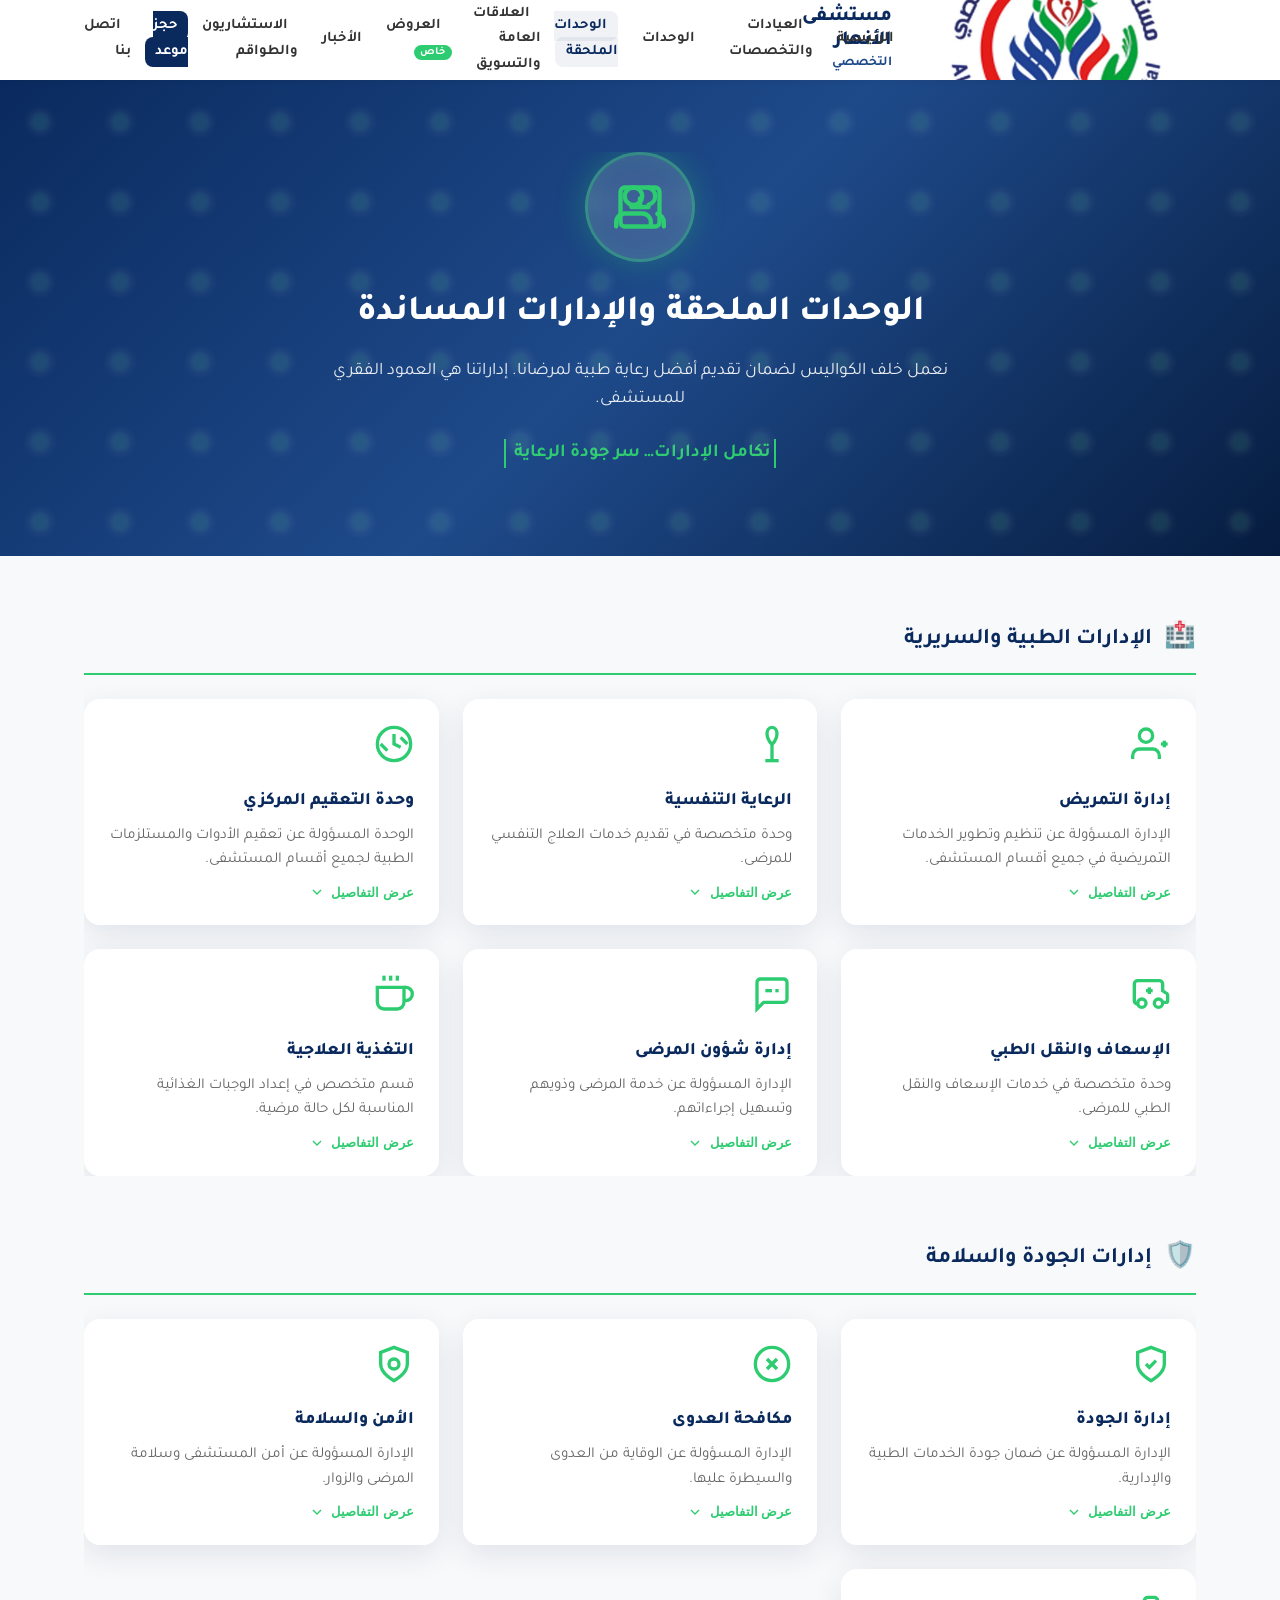
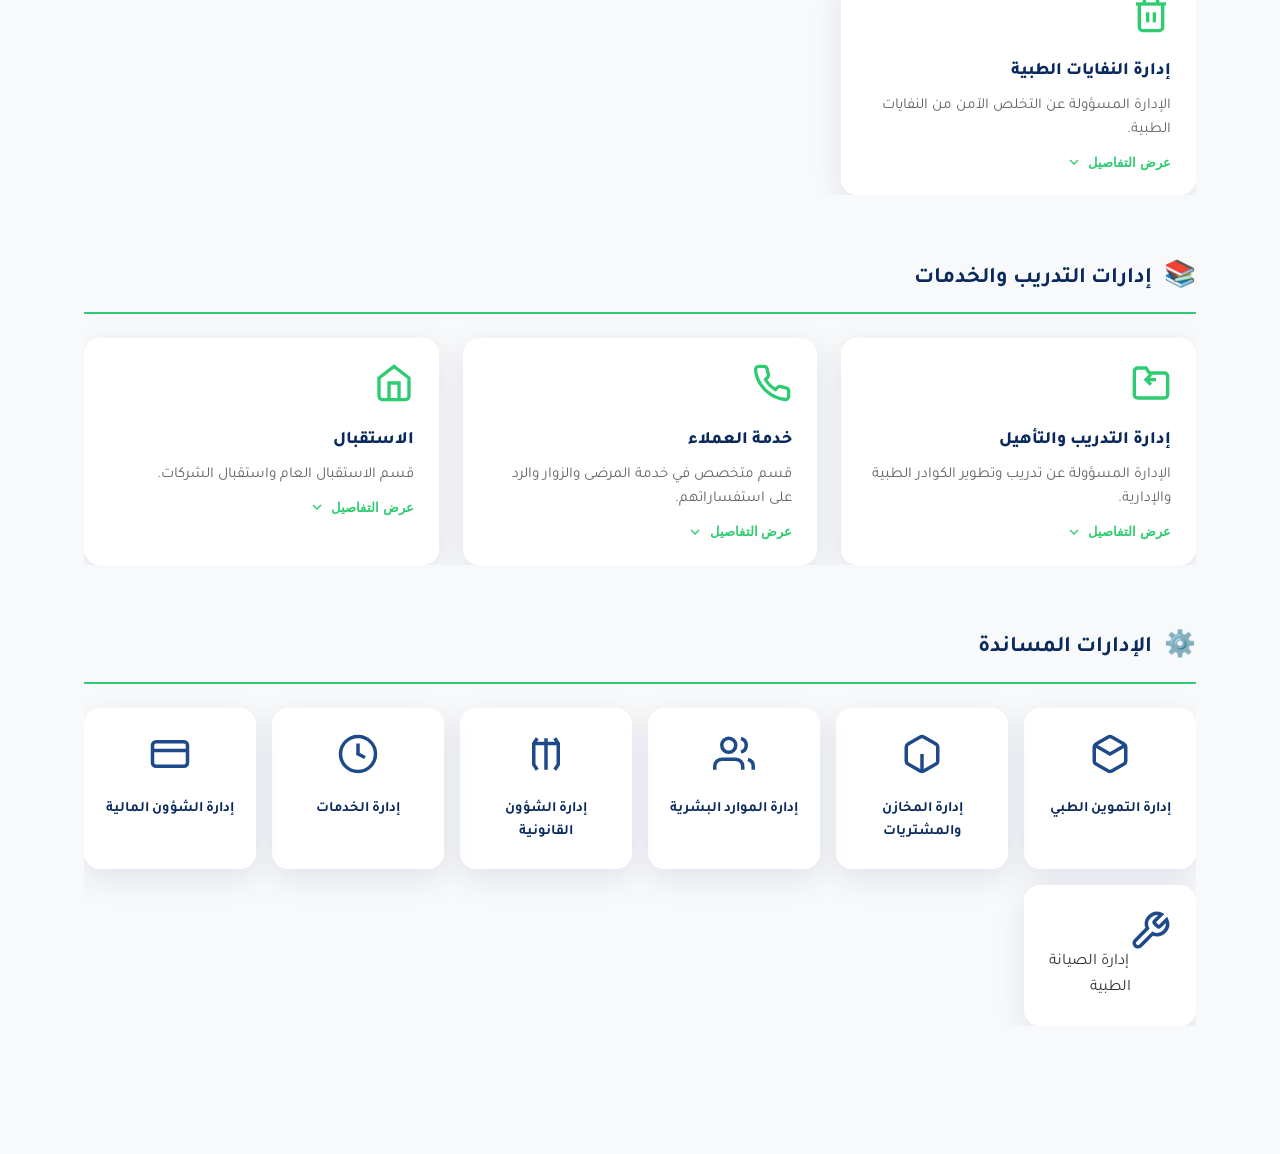
<file: ancillary.html>
<!DOCTYPE html>
<html lang="ar" dir="rtl">
<head>
    <meta charset="UTF-8">
    <meta name="viewport" content="width=device-width, initial-scale=1.0">
    <meta name="theme-color" content="#0a2a5e">
    <meta name="description" content="الوحدات الملحقة والإدارات المساندة بمستشفى الأنهار التخصصي - العمود الفقري للعمل المستمر.">
    <title>الوحدات الملحقة والإدارات المساندة | مستشفى الأنهار التخصصي</title>
    
    <!-- خط تجوال العربي -->
    <link rel="preconnect" href="https://fonts.googleapis.com">
    <link rel="preconnect" href="https://fonts.gstatic.com" crossorigin>
    <link href="https://fonts.googleapis.com/css2?family=Tajawal:wght@300;400;500;700;800;900&display=swap" rel="stylesheet">
    
    <!-- أيقونة الموقع -->
    <link rel="icon" type="image/jpeg" href="logo.jpg">
    
    <!-- ملف التنسيقات الموحد -->
    <link rel="stylesheet" href="style.css?v=9">
    
    <style>
        /* ==================================================
            المتغيرات الأساسية - مطابقة هوية المستشفى
        ================================================== */
        :root {
            --primary-navy: #0a2a5e;
            --secondary-blue: #1e4a8a;
            --accent-green: #2ecc71;
            --bg-light: #f8f9fa;
            --text-dark: #333333;
            --text-muted: #666666;
            --radius-lg: 16px;
            --radius-md: 12px;
            --transition-normal: 0.4s cubic-bezier(0.4, 0, 0.2, 1);
        }

        /* ==================================================
            التهيئة الفورية لضمان الظهور المباشر
        ================================================== */
        .glass-card {
            opacity: 1 !important;
            transform: translateY(0) !important;
        }
        .reveal-fade {
            opacity: 1 !important;
            transform: translateY(0) !important;
        }

        /* ==================================================
            تأثيرات الظهور والحركة
        ================================================== */
        .reveal-fade {
            transition: opacity 0.8s ease, transform 0.8s ease;
        }

        /* ==================================================
            قسم العنوان الرئيسي مع الخلفية المتدرجة
        ================================================== */
        .au-hero {
            background: linear-gradient(135deg, #0a2a5e 0%, #1e4a8a 50%, #061c3f 100%);
            position: relative;
            overflow: hidden;
            padding: 4.5rem 0 5.5rem;
            color: #ffffff;
        }
        .au-hero::before {
            content: '';
            position: absolute;
            top: -50%;
            left: -50%;
            width: 200%;
            height: 200%;
            background: 
                radial-gradient(circle, rgba(46, 204, 113, 0.08) 10%, transparent 20%),
                radial-gradient(circle, rgba(255, 255, 255, 0.05) 15%, transparent 30%);
            background-size: 80px 80px;
            animation: floatParticles 25s linear infinite;
            pointer-events: none;
        }
        @keyframes floatParticles {
            0% { transform: translate(0, 0) rotate(0deg); }
            100% { transform: translate(40px, 40px) rotate(360deg); }
        }

        /* شعار خاص بقسم الوحدات الملحقة */
        .au-logo-badge {
            width: 110px;
            height: 110px;
            margin: 0 auto 1.5rem;
            background: rgba(255, 255, 255, 0.15);
            backdrop-filter: blur(12px);
            -webkit-backdrop-filter: blur(12px);
            border: 3px solid rgba(46, 204, 113, 0.4);
            border-radius: 50%;
            display: flex;
            align-items: center;
            justify-content: center;
            box-shadow: 
                0 0 30px rgba(46, 204, 113, 0.3),
                inset 0 0 20px rgba(46, 204, 113, 0.1);
            transition: transform var(--transition-normal);
        }
        .au-logo-badge:hover {
            transform: scale(1.08);
        }

        /* تأثير الكتابة المتحركة */
        .typing-slogan {
            display: inline-block;
            color: var(--accent-green);
            font-weight: 700;
            font-size: 1.15rem;
            border-left: 2px solid var(--accent-green);
            padding-left: 8px;
            border-right: 2px solid var(--accent-green);
            padding-right: 4px;
            animation: blinkCursor 0.8s infinite;
        }
        @keyframes blinkCursor {
            0%, 100% { border-right-color: var(--accent-green); }
            50% { border-right-color: transparent; }
        }

        /* ==================================================
            كروت الزجاج المزجج - Glassmorphism
        ================================================== */
        .glass-card {
            background: rgba(255, 255, 255, 0.95);
            backdrop-filter: blur(16px);
            -webkit-backdrop-filter: blur(16px);
            border: 1px solid rgba(255, 255, 255, 0.8);
            border-radius: var(--radius-lg);
            padding: 1.5rem;
            box-shadow: 0 10px 30px rgba(10, 42, 94, 0.1);
            transition: all var(--transition-normal);
        }
        .glass-card:hover {
            transform: translateY(-6px);
            box-shadow: 0 16px 36px rgba(10, 42, 94, 0.18);
            border-color: var(--accent-green);
        }

        /* ==================================================
            أقسام التصنيف
        ================================================== */
        .category-section {
            margin-bottom: 4rem;
        }
        .category-header {
            display: flex;
            align-items: center;
            gap: 0.75rem;
            margin-bottom: 1.5rem;
            padding-bottom: 0.75rem;
            border-bottom: 2px solid var(--accent-green);
        }
        .category-header h2 {
            color: var(--primary-navy);
            font-size: 1.4rem;
            margin: 0;
        }
        .category-icon {
            color: var(--accent-green);
            font-size: 1.6rem;
        }
        .units-grid {
            display: grid;
            grid-template-columns: repeat(auto-fit, minmax(300px, 1fr));
            gap: 1.5rem;
        }

        /* ==================================================
            الكارت مع القائمة المنسدلة (الأكورديون)
        ================================================== */
        .unit-card {
            cursor: pointer;
        }
        .unit-icon {
            width: 40px;
            height: 40px;
            margin-bottom: 0.75rem;
            color: var(--accent-green);
        }
        .unit-title {
            color: var(--primary-navy);
            font-size: 1.1rem;
            font-weight: 800;
            margin-bottom: 0.5rem;
        }
        .unit-short {
            color: var(--text-muted);
            font-size: 0.95rem;
            line-height: 1.6;
            margin-bottom: 0.75rem;
        }
        .expand-btn {
            background: none;
            border: none;
            color: var(--accent-green);
            font-weight: 700;
            cursor: pointer;
            padding: 0;
            display: flex;
            align-items: center;
            gap: 0.4rem;
            transition: gap var(--transition-normal);
        }
        .expand-btn[aria-expanded="true"] .expand-text { display: none; }
        .expand-btn[aria-expanded="true"] .collapse-text { display: inline; }
        .expand-btn[aria-expanded="false"] .expand-text { display: inline; }
        .expand-btn[aria-expanded="false"] .collapse-text { display: none; }
        .expand-icon { transition: transform var(--transition-normal); }
        .expand-btn[aria-expanded="true"] .expand-icon { transform: rotate(180deg); }
        .unit-details {
            max-height: 0;
            overflow: hidden;
            transition: max-height 0.4s ease, padding 0.3s ease;
        }
        .unit-details.open {
            max-height: 300px;
            padding-top: 0.75rem;
            border-top: 1px dashed #d1d5db;
            margin-top: 0.5rem;
        }
        .unit-details p {
            color: var(--text-dark);
            font-size: 0.95rem;
            line-height: 1.7;
            margin: 0;
        }

        /* ==================================================
            قسم الإدارات المساندة - أيقونة + اسم فقط
        ================================================== */
        .simple-grid {
            display: grid;
            grid-template-columns: repeat(auto-fit, minmax(150px, 1fr));
            gap: 1rem;
        }
        .simple-card {
            text-align: center;
            padding: 1.5rem 1rem;
        }
        .simple-icon {
            width: 42px;
            height: 42px;
            margin: 0 auto 0.75rem;
            color: var(--secondary-blue);
        }
        .simple-name {
            color: var(--primary-navy);
            font-weight: 700;
            font-size: 0.9rem;
        }

        /* ==================================================
            قسم التواصل
        ================================================== */
        .contact-banner {
            background: linear-gradient(135deg, rgba(10, 42, 94, 0.95), rgba(30, 74, 138, 0.9));
            border-radius: var(--radius-lg);
            padding: 2.5rem 2rem;
            color: #fff;
            text-align: center;
            margin-bottom: 2rem;
        }
        .contact-banner h2 { margin-bottom: 0.5rem; font-size: 1.5rem; }
        .contact-banner p { margin-bottom: 1.5rem; opacity: 0.9; }
        .contact-buttons {
            display: flex;
            gap: 0.75rem;
            flex-wrap: wrap;
            justify-content: center;
        }
        .btn {
            display: inline-flex;
            align-items: center;
            justify-content: center;
            padding: 0.85rem 1.5rem;
            border-radius: var(--radius-md);
            font-weight: 700;
            text-decoration: none;
            transition: all var(--transition-normal);
            border: none;
            cursor: pointer;
            font-size: 1rem;
        }
        .btn:hover { transform: translateY(-3px); }
        .btn-whatsapp { background-color: #25D366; color: #fff; }
        .btn-call { background-color: var(--accent-green); color: #fff; }
        .btn-phone { background-color: var(--secondary-blue); color: #fff; }

        /* ==================================================
            استجابة الشاشات الصغيرة وتقليل الحركة
        ================================================== */
        @media (max-width: 768px) {
            .au-hero h1 { font-size: 1.7rem; }
            .units-grid { grid-template-columns: 1fr; }
            .contact-buttons { flex-direction: column; width: 100%; }
            .btn { width: 100%; }
        }
        @media (prefers-reduced-motion: reduce) {
            .au-hero::before, .typing-slogan, .btn:hover, .unit-details, .expand-icon {
                animation: none !important; transition: none !important; transform: none !important;
            }
        }
        .section-padding { padding: 4rem 0; }
        .container { width: 90%; max-width: 1200px; margin: 0 auto; }
        .text-center { text-align: center; }
    </style>
</head>
<body>
    <!-- ==============================================
                    القائمة العلوية الموحدة
    =============================================== -->
    <header class="header" id="top">
        <nav class="navbar container" aria-label="القائمة الرئيسية">
            <a href="index.html" class="brand">
                <img src="logo.jpg" alt="شعار مستشفى الأنهار التخصصي" class="brand-logo">
                <span>
                    <strong>مستشفى الأنهار</strong>
                    <small>التخصصي</small>
                </span>
            </a>
            <button class="menu-toggle" id="menuToggle" aria-label="فتح القائمة" aria-expanded="false" aria-controls="navLinks">
                <span></span><span></span><span></span>
            </button>
            <ul class="nav-links" id="navLinks">
                <li><a href="index.html">الرئيسية</a></li>
                <li><a href="clinics.html">العيادات والتخصصات</a></li>
                <li><a href="units.html">الوحدات</a></li>
                <li><a href="ancillary.html" class="nav-active">الوحدات الملحقة</a></li>
                <li><a href="pr.html">العلاقات العامة والتسويق</a></li>
                <li><a href="offers.html" class="nav-offer-link">العروض <span class="nav-badge">خاص</span></a></li>
                <li><a href="news.html">الأخبار</a></li>
                <li><a href="doctors.html">الاستشاريون والطواقم</a></li>
                <li><a href="index.html#appointment" class="btn-nav-highlight">حجز موعد</a></li>
                <li><a href="index.html#contact">اتصل بنا</a></li>
            </ul>
        </nav>
    </header>

    <!-- ==============================================
            القسم أ: العنوان والشعار الرئيسي
    ============================================== -->
    <section class="au-hero">
        <div class="container text-center">
            <!-- شعار خاص مميز للوحدات الملحقة -->
            <div class="au-logo-badge" title="شعار الوحدات الملحقة والإدارات المساندة">
                <svg width="52" height="52" viewBox="0 0 24 24" fill="none" stroke="#2ecc71" stroke-width="2" stroke-linecap="round" stroke-linejoin="round">
                    <path d="M17 21v-2a4 4 0 0 0-4-4H5a4 4 0 0 0-4 4v2"></path>
                    <circle cx="9" cy="7" r="4"></circle>
                    <path d="M23 21v-2a4 4 0 0 0-3-3.87"></path>
                    <path d="M16 3.13a4 4 0 0 1 0 7.75"></path>
                    <rect x="3" y="3" width="18" height="18" rx="2" ry="2"></rect>
                    <line x1="12" y1="8" x2="12" y2="12"></line>
                    <line x1="8" y1="12" x2="16" y2="12"></line>
                </svg>
            </div>

            <h1 style="font-size: 2.2rem; font-weight: 800; margin-bottom: 1rem;">الوحدات الملحقة والإدارات المساندة</h1>
            <p style="font-size: 1.1rem; opacity: 0.9; max-width: 700px; margin: 0 auto 1.5rem;">
                نعمل خلف الكواليس لضمان تقديم أفضل رعاية طبية لمرضانا. إداراتنا هي العمود الفقري للمستشفى.
            </p>
            <span class="typing-slogan" id="typingText">تكامل الإدارات… سر جودة الرعاية</span>
        </div>
    </section>

    <!-- ==============================================
                    المحتوى الرئيسي
    ============================================== -->
    <main class="section-padding">
        <div class="container">

            <!-- ==============================================
                القسم ب-1: الإدارات الطبية والسريرية
            ============================================== -->
            <section class="category-section">
                <div class="category-header">
                    <span class="category-icon">🏥</span>
                    <h2>الإدارات الطبية والسريرية</h2>
                </div>
                <div class="units-grid">
                    
                    <!-- إدارة التمريض -->
                    <div class="glass-card unit-card">
                        <svg class="unit-icon" viewBox="0 0 24 24" fill="none" stroke="currentColor" stroke-width="2">
                            <path d="M17 21v-2a4 4 0 0 0-4-4H5a4 4 0 0 0-4 4v2"></path>
                            <circle cx="9" cy="7" r="4"></circle>
                            <path d="M22 12h-4"></path>
                            <path d="M20 10v4"></path>
                        </svg>
                        <h3 class="unit-title">إدارة التمريض</h3>
                        <p class="unit-short">الإدارة المسؤولة عن تنظيم وتطوير الخدمات التمريضية في جميع أقسام المستشفى.</p>
                        <button class="expand-btn" aria-expanded="false">
                            <span class="expand-text">عرض التفاصيل</span>
                            <span class="collapse-text">إخفاء التفاصيل</span>
                            <svg class="expand-icon" width="16" height="16" viewBox="0 0 24 24" fill="none" stroke="currentColor" stroke-width="2">
                                <polyline points="6 9 12 15 18 9"></polyline>
                            </svg>
                        </button>
                        <div class="unit-details">
                            <p>تضمن تطبيق أعلى معايير الرعاية التمريضية، وتوزيع الطواقم حسب احتياجات الأقسام على مدار الساعة.</p>
                        </div>
                    </div>

                    <!-- الرعاية التنفسية -->
                    <div class="glass-card unit-card">
                        <svg class="unit-icon" viewBox="0 0 24 24" fill="none" stroke="currentColor" stroke-width="2">
                            <path d="M12 2C10 2 9 4 9 6C9 10 12 12 12 12C12 12 15 10 15 6C15 4 14 2 12 2Z"></path>
                            <path d="M12 12V22"></path>
                            <path d="M8 22H16"></path>
                        </svg>
                        <h3 class="unit-title">الرعاية التنفسية</h3>
                        <p class="unit-short">وحدة متخصصة في تقديم خدمات العلاج التنفسي للمرضى.</p>
                        <button class="expand-btn" aria-expanded="false">
                            <span class="expand-text">عرض التفاصيل</span>
                            <span class="collapse-text">إخفاء التفاصيل</span>
                            <svg class="expand-icon" width="16" height="16" viewBox="0 0 24 24" fill="none" stroke="currentColor" stroke-width="2">
                                <polyline points="6 9 12 15 18 9"></polyline>
                            </svg>
                        </button>
                        <div class="unit-details">
                            <p>تشمل خدماتها: أجهزة التنفس الصناعي، جلسات البخار، العلاج بالأكسجين، ومتابعة مرضى الجهاز التنفسي المزمنة. تعمل على مدار 24 ساعة.</p>
                        </div>
                    </div>

                    <!-- وحدة التعقيم المركزي -->
                    <div class="glass-card unit-card">
                        <svg class="unit-icon" viewBox="0 0 24 24" fill="none" stroke="currentColor" stroke-width="2">
                            <circle cx="12" cy="12" r="10"></circle>
                            <path d="M12 6V12L16 14"></path>
                            <path d="M4 12L8 16"></path>
                            <path d="M16 8L20 12"></path>
                        </svg>
                        <h3 class="unit-title">وحدة التعقيم المركزي</h3>
                        <p class="unit-short">الوحدة المسؤولة عن تعقيم الأدوات والمستلزمات الطبية لجميع أقسام المستشفى.</p>
                        <button class="expand-btn" aria-expanded="false">
                            <span class="expand-text">عرض التفاصيل</span>
                            <span class="collapse-text">إخفاء التفاصيل</span>
                            <svg class="expand-icon" width="16" height="16" viewBox="0 0 24 24" fill="none" stroke="currentColor" stroke-width="2">
                                <polyline points="6 9 12 15 18 9"></polyline>
                            </svg>
                        </button>
                        <div class="unit-details">
                            <p>تتبع معايير عالمية صارمة في تعقيم الأدوات الجراحية والمستلزمات الطبية، باستخدام أجهزة تعقيم حديثة (الأوتوكلاف)، لضمان سلامة المرضى ومنع العدوى. تخدم جميع غرف العمليات والأقسام الطبية على مدار الساعة.</p>
                        </div>
                    </div>

                    <!-- الإسعاف والنقل الطبي -->
                    <div class="glass-card unit-card">
                        <svg class="unit-icon" viewBox="0 0 24 24" fill="none" stroke="currentColor" stroke-width="2">
                            <path d="M19 17h2c.6 0 1-.4 1-1v-3c0-.9-.7-1.7-1.5-1.9L19 10V6c0-1.1-.9-2-2-2H4c-1.1 0-2 .9-2 2v10c0 1.1.9 2 2 2h1"></path>
                            <circle cx="6.5" cy="17.5" r="2.5"></circle>
                            <circle cx="16.5" cy="17.5" r="2.5"></circle>
                            <path d="M9 10h4"></path>
                            <path d="M11 8v4"></path>
                        </svg>
                        <h3 class="unit-title">الإسعاف والنقل الطبي</h3>
                        <p class="unit-short">وحدة متخصصة في خدمات الإسعاف والنقل الطبي للمرضى.</p>
                        <button class="expand-btn" aria-expanded="false">
                            <span class="expand-text">عرض التفاصيل</span>
                            <span class="collapse-text">إخفاء التفاصيل</span>
                            <svg class="expand-icon" width="16" height="16" viewBox="0 0 24 24" fill="none" stroke="currentColor" stroke-width="2">
                                <polyline points="6 9 12 15 18 9"></polyline>
                            </svg>
                        </button>
                        <div class="unit-details">
                            <p>تشمل خدماتها: <strong>الإسعاف الطارئ</strong>، <strong>النقل الطبي بين المستشفيات</strong>، <strong>النقل إلى خارج المدينة</strong>، و<strong>خدمة توصيل الحالات من المنزل إلى المستشفى</strong>، بأحدث سيارات الإسعاف المجهزة، مع طاقم طبي مدرب على مدار 24 ساعة.</p>
                        </div>
                    </div>

                    <!-- إدارة شؤون المرضى -->
                    <div class="glass-card unit-card">
                        <svg class="unit-icon" viewBox="0 0 24 24" fill="none" stroke="currentColor" stroke-width="2">
                            <path d="M21 15a2 2 0 0 1-2 2H7l-4 4V5a2 2 0 0 1 2-2h14a2 2 0 0 1 2 2z"></path>
                            <path d="M12 10H8"></path>
                            <path d="M16 10H14"></path>
                        </svg>
                        <h3 class="unit-title">إدارة شؤون المرضى</h3>
                        <p class="unit-short">الإدارة المسؤولة عن خدمة المرضى وذويهم وتسهيل إجراءاتهم.</p>
                        <button class="expand-btn" aria-expanded="false">
                            <span class="expand-text">عرض التفاصيل</span>
                            <span class="collapse-text">إخفاء التفاصيل</span>
                            <svg class="expand-icon" width="16" height="16" viewBox="0 0 24 24" fill="none" stroke="currentColor" stroke-width="2">
                                <polyline points="6 9 12 15 18 9"></polyline>
                            </svg>
                        </button>
                        <div class="unit-details">
                            <p>تتولى استقبال شكاوى واقتراحات المرضى، وتسهيل إجراءات الدخول والخروج، والتنسيق مع الأقسام الطبية لضمان راحة المريض.</p>
                        </div>
                    </div>

                    <!-- التغذية العلاجية -->
                    <div class="glass-card unit-card">
                        <svg class="unit-icon" viewBox="0 0 24 24" fill="none" stroke="currentColor" stroke-width="2">
                            <path d="M18 8h1a4 4 0 0 1 0 8h-1"></path>
                            <path d="M2 8h16v9a4 4 0 0 1-4 4H6a4 4 0 0 1-4-4V8z"></path>
                            <path d="M6 1v3"></path>
                            <path d="M10 1v3"></path>
                            <path d="M14 1v3"></path>
                        </svg>
                        <h3 class="unit-title">التغذية العلاجية</h3>
                        <p class="unit-short">قسم متخصص في إعداد الوجبات الغذائية المناسبة لكل حالة مرضية.</p>
                        <button class="expand-btn" aria-expanded="false">
                            <span class="expand-text">عرض التفاصيل</span>
                            <span class="collapse-text">إخفاء التفاصيل</span>
                            <svg class="expand-icon" width="16" height="16" viewBox="0 0 24 24" fill="none" stroke="currentColor" stroke-width="2">
                                <polyline points="6 9 12 15 18 9"></polyline>
                            </svg>
                        </button>
                        <div class="unit-details">
                            <p>يشرف على إعداد وجبات صحية متوازنة وفق توصيات الطبيب المعالج، مع مراعاة الحالات الخاصة (السكري، الضغط، الفشل الكلوي، وغيرها).</p>
                        </div>
                    </div>
                </div>
            </section>

            <!-- ==============================================
                القسم ب-2: إدارات الجودة والسلامة
            ============================================== -->
            <section class="category-section">
                <div class="category-header">
                    <span class="category-icon">🛡️</span>
                    <h2>إدارات الجودة والسلامة</h2>
                </div>
                <div class="units-grid">
                    
                    <!-- إدارة الجودة -->
                    <div class="glass-card unit-card">
                        <svg class="unit-icon" viewBox="0 0 24 24" fill="none" stroke="currentColor" stroke-width="2">
                            <path d="M12 22s8-4 8-10V5l-8-3-8 3v7c0 6 8 10 8 10z"></path>
                            <path d="M9 12l2 2 4-4"></path>
                        </svg>
                        <h3 class="unit-title">إدارة الجودة</h3>
                        <p class="unit-short">الإدارة المسؤولة عن ضمان جودة الخدمات الطبية والإدارية.</p>
                        <button class="expand-btn" aria-expanded="false">
                            <span class="expand-text">عرض التفاصيل</span>
                            <span class="collapse-text">إخفاء التفاصيل</span>
                            <svg class="expand-icon" width="16" height="16" viewBox="0 0 24 24" fill="none" stroke="currentColor" stroke-width="2">
                                <polyline points="6 9 12 15 18 9"></polyline>
                            </svg>
                        </button>
                        <div class="unit-details">
                            <p>تعمل على تطبيق معايير الجودة العالمية، ومراقبة الأداء، وتحسين العمليات المستمرة، وضمان رضا المرضى.</p>
                        </div>
                    </div>

                    <!-- مكافحة العدوى -->
                    <div class="glass-card unit-card">
                        <svg class="unit-icon" viewBox="0 0 24 24" fill="none" stroke="currentColor" stroke-width="2">
                            <circle cx="12" cy="12" r="10"></circle>
                            <path d="M15 9l-6 6"></path>
                            <path d="M9 9l6 6"></path>
                        </svg>
                        <h3 class="unit-title">مكافحة العدوى</h3>
                        <p class="unit-short">الإدارة المسؤولة عن الوقاية من العدوى والسيطرة عليها.</p>
                        <button class="expand-btn" aria-expanded="false">
                            <span class="expand-text">عرض التفاصيل</span>
                            <span class="collapse-text">إخفاء التفاصيل</span>
                            <svg class="expand-icon" width="16" height="16" viewBox="0 0 24 24" fill="none" stroke="currentColor" stroke-width="2">
                                <polyline points="6 9 12 15 18 9"></polyline>
                            </svg>
                        </button>
                        <div class="unit-details">
                            <p>تضع السياسات والإجراءات للحد من انتشار العدوى داخل المستشفى، وتدريب الكوادر، ومراقبة النظافة والتعقيم.</p>
                        </div>
                    </div>

                    <!-- الأمن والسلامة -->
                    <div class="glass-card unit-card">
                        <svg class="unit-icon" viewBox="0 0 24 24" fill="none" stroke="currentColor" stroke-width="2">
                            <path d="M12 22s8-4 8-10V5l-8-3-8 3v7c0 6 8 10 8 10z"></path>
                            <circle cx="12" cy="12" r="3"></circle>
                        </svg>
                        <h3 class="unit-title">الأمن والسلامة</h3>
                        <p class="unit-short">الإدارة المسؤولة عن أمن المستشفى وسلامة المرضى والزوار.</p>
                        <button class="expand-btn" aria-expanded="false">
                            <span class="expand-text">عرض التفاصيل</span>
                            <span class="collapse-text">إخفاء التفاصيل</span>
                            <svg class="expand-icon" width="16" height="16" viewBox="0 0 24 24" fill="none" stroke="currentColor" stroke-width="2">
                                <polyline points="6 9 12 15 18 9"></polyline>
                            </svg>
                        </button>
                        <div class="unit-details">
                            <p>تشمل مهامها: تأمين المداخل والمخارج، مراقبة الكاميرات، وضع خطط الطوارئ والإخلاء، والسلامة من الحرائق.</p>
                        </div>
                    </div>

                    <!-- إدارة النفايات الطبية -->
                    <div class="glass-card unit-card">
                        <svg class="unit-icon" viewBox="0 0 24 24" fill="none" stroke="currentColor" stroke-width="2">
                            <polyline points="3 6 5 6 21 6"></polyline>
                            <path d="M19 6v14a2 2 0 0 1-2 2H7a2 2 0 0 1-2-2V6m3 0V4a2 2 0 0 1 2-2h4a2 2 0 0 1 2 2v2"></path>
                            <path d="M10 11v6"></path>
                            <path d="M14 11v6"></path>
                        </svg>
                        <h3 class="unit-title">إدارة النفايات الطبية</h3>
                        <p class="unit-short">الإدارة المسؤولة عن التخلص الآمن من النفايات الطبية.</p>
                        <button class="expand-btn" aria-expanded="false">
                            <span class="expand-text">عرض التفاصيل</span>
                            <span class="collapse-text">إخفاء التفاصيل</span>
                            <svg class="expand-icon" width="16" height="16" viewBox="0 0 24 24" fill="none" stroke="currentColor" stroke-width="2">
                                <polyline points="6 9 12 15 18 9"></polyline>
                            </svg>
                        </button>
                        <div class="unit-details">
                            <p>تتبع معايير صارمة في فرز وتخزين ونقل والتخلص من النفايات الطبية الخطرة، بما يحمي البيئة والصحة العامة.</p>
                        </div>
                    </div>
                </div>
            </section>

            <!-- ==============================================
                القسم ب-3: إدارات التدريب والخدمات
            ============================================== -->
            <section class="category-section">
                <div class="category-header">
                    <span class="category-icon">📚</span>
                    <h2>إدارات التدريب والخدمات</h2>
                </div>
                <div class="units-grid">
                    
                    <!-- إدارة التدريب والتأهيل -->
                    <div class="glass-card unit-card">
                        <svg class="unit-icon" viewBox="0 0 24 24" fill="none" stroke="currentColor" stroke-width="2">
                            <path d="M22 19a2 2 0 0 1-2 2H4a2 2 0 0 1-2-2V5a2 2 0 0 1 2-2h5l2 3h9a2 2 0 0 1 2 2z"></path>
                            <path d="M12 13l-3-3 3-3"></path>
                            <path d="M9 10h6"></path>
                        </svg>
                        <h3 class="unit-title">إدارة التدريب والتأهيل</h3>
                        <p class="unit-short">الإدارة المسؤولة عن تدريب وتطوير الكوادر الطبية والإدارية.</p>
                        <button class="expand-btn" aria-expanded="false">
                            <span class="expand-text">عرض التفاصيل</span>
                            <span class="collapse-text">إخفاء التفاصيل</span>
                            <svg class="expand-icon" width="16" height="16" viewBox="0 0 24 24" fill="none" stroke="currentColor" stroke-width="2">
                                <polyline points="6 9 12 15 18 9"></polyline>
                            </svg>
                        </button>
                        <div class="unit-details">
                            <p>تنظم دورات تدريبية وورش عمل مستمرة للأطباء والتمريض والفنيين، لمواكبة أحدث التطورات الطبية.</p>
                        </div>
                    </div>

                    <!-- خدمة العملاء -->
                    <div class="glass-card unit-card">
                        <svg class="unit-icon" viewBox="0 0 24 24" fill="none" stroke="currentColor" stroke-width="2">
                            <path d="M22 16.92v3a2 2 0 0 1-2.18 2 19.79 19.79 0 0 1-8.63-3.07 19.5 19.5 0 0 1-6-6 19.79 19.79 0 0 1-3.07-8.67A2 2 0 0 1 4.11 2h3a2 2 0 0 1 2 1.72 12.84 12.84 0 0 0 .7 2.81 2 2 0 0 1-.45 2.11L8.09 9.91a16 16 0 0 0 6 6l1.27-1.27a2 2 0 0 1 2.11-.45 12.84 12.84 0 0 0 2.81.7A2 2 0 0 1 22 16.92z"></path>
                        </svg>
                        <h3 class="unit-title">خدمة العملاء</h3>
                        <p class="unit-short">قسم متخصص في خدمة المرضى والزوار والرد على استفساراتهم.</p>
                        <button class="expand-btn" aria-expanded="false">
                            <span class="expand-text">عرض التفاصيل</span>
                            <span class="collapse-text">إخفاء التفاصيل</span>
                            <svg class="expand-icon" width="16" height="16" viewBox="0 0 24 24" fill="none" stroke="currentColor" stroke-width="2">
                                <polyline points="6 9 12 15 18 9"></polyline>
                            </svg>
                        </button>
                        <div class="unit-details">
                            <p>يستقبل المرضى، يوجههم إلى الأقسام المناسبة، يستقبل الشكاوى والاقتراحات، ويضمن تجربة مريحة للمرضى وذويهم.</p>
                        </div>
                    </div>

                    <!-- الاستقبال -->
                    <div class="glass-card unit-card">
                        <svg class="unit-icon" viewBox="0 0 24 24" fill="none" stroke="currentColor" stroke-width="2">
                            <path d="M3 9l9-7 9 7v11a2 2 0 0 1-2 2H5a2 2 0 0 1-2-2z"></path>
                            <polyline points="9 22 9 12 15 12 15 22"></polyline>
                        </svg>
                        <h3 class="unit-title">الاستقبال</h3>
                        <p class="unit-short">قسم الاستقبال العام واستقبال الشركات.</p>
                        <button class="expand-btn" aria-expanded="false">
                            <span class="expand-text">عرض التفاصيل</span>
                            <span class="collapse-text">إخفاء التفاصيل</span>
                            <svg class="expand-icon" width="16" height="16" viewBox="0 0 24 24" fill="none" stroke="currentColor" stroke-width="2">
                                <polyline points="6 9 12 15 18 9"></polyline>
                            </svg>
                        </button>
                        <div class="unit-details">
                            <p>قسم الاستقبال العام: يستقبل جميع المرضى والزوار ويوجههم. قسم استقبال الشركات: مخصص لاستقبال موظفي الشركات المتعاقدة مع المستشفى وتسهيل إجراءاتهم.</p>
                        </div>
                    </div>
                </div>
            </section>

            <!-- ==============================================
                القسم ب-4: الإدارات المساندة - أيقونة + اسم فقط
            ============================================== -->
            <section class="category-section">
                <div class="category-header">
                    <span class="category-icon">⚙️</span>
                    <h2>الإدارات المساندة</h2>
                </div>
                <div class="simple-grid">
                    
                    <!-- 1. إدارة التموين الطبي -->
                    <div class="glass-card simple-card">
                        <svg class="simple-icon" viewBox="0 0 24 24" fill="none" stroke="currentColor" stroke-width="2">
                            <path d="M21 16V8a2 2 0 0 0-1-1.73l-7-4a2 2 0 0 0-2 0l-7 4A2 2 0 0 0 3 8v8a2 2 0 0 0 1 1.73l7 4a2 2 0 0 0 2 0l7-4A2 2 0 0 0 21 16z"></path>
                            <polyline points="3.27 6.96 12 12.01 20.73 6.96"></polyline>
                        </svg>
                        <div class="simple-name">إدارة التموين الطبي</div>
                    </div>

                    <!-- 2. إدارة المخازن والمشتريات -->
                    <div class="glass-card simple-card">
                        <svg class="simple-icon" viewBox="0 0 24 24" fill="none" stroke="currentColor" stroke-width="2">
                            <path d="M21 16V8a2 2 0 0 0-1-1.73l-7-4a2 2 0 0 0-2 0l-7 4A2 2 0 0 0 3 8v8a2 2 0 0 0 1 1.73l7 4a2 2 0 0 0 2 0l7-4A2 2 0 0 0 21 16z"></path>
                            <path d="M12 22.08V12"></path>
                        </svg>
                        <div class="simple-name">إدارة المخازن والمشتريات</div>
                    </div>

                    <!-- 3. إدارة الموارد البشرية -->
                    <div class="glass-card simple-card">
                        <svg class="simple-icon" viewBox="0 0 24 24" fill="none" stroke="currentColor" stroke-width="2">
                            <path d="M17 21v-2a4 4 0 0 0-4-4H5a4 4 0 0 0-4 4v2"></path>
                            <circle cx="9" cy="7" r="4"></circle>
                            <path d="M23 21v-2a4 4 0 0 0-3-3.87"></path>
                            <path d="M16 3.13a4 4 0 0 1 0 7.75"></path>
                        </svg>
                        <div class="simple-name">إدارة الموارد البشرية</div>
                    </div>

                    <!-- 4. إدارة الشؤون القانونية -->
                    <div class="glass-card simple-card">
                        <svg class="simple-icon" viewBox="0 0 24 24" fill="none" stroke="currentColor" stroke-width="2">
                            <path d="M12 3v18"></path>
                            <path d="M5 6h14"></path>
                            <path d="M7 3l-2 3v12l2 3"></path>
                            <path d="M17 3l2 3v12l-2 3"></path>
                        </svg>
                        <div class="simple-name">إدارة الشؤون القانونية</div>
                    </div>

                    <!-- 5. إدارة الخدمات -->
                    <div class="glass-card simple-card">
                        <svg class="simple-icon" viewBox="0 0 24 24" fill="none" stroke="currentColor" stroke-width="2">
                            <circle cx="12" cy="12" r="10"></circle>
                            <path d="M12 6v6l4 2"></path>
                        </svg>
                        <div class="simple-name">إدارة الخدمات</div>
                    </div>

                    <!-- 6. إدارة الشؤون المالية -->
                    <div class="glass-card simple-card">
                        <svg class="simple-icon" viewBox="0 0 24 24" fill="none" stroke="currentColor" stroke-width="2">
                            <rect x="2" y="5" width="20" height="14" rx="2"></rect>
                            <line x1="2" y1="10" x2="22" y2="10"></line>
                        </svg>
                        <div class="simple-name">إدارة الشؤون المالية</div>
                    </div>

                    <!-- 7. إدارة الصيانة الطبية -->
                    <div class="glass-card simple-card">
                        <svg class="simple-icon" viewBox="0 0 24 24" fill="none" stroke="currentColor" stroke-width="2">
                            <path d="M14.7 6.3a1 1 0 0 0 0 1.4l1.6 1.6a1 1 0 0 0 1.4 0l3.77-3.77a6 6 0 0 1-7.94 7.94l-6.91 6.91a2.12 2.12 0 0 1-3-3l6.91-6.91a6 6 0 0 1 7.94-7.94l-3.76 3.76z"></path>
                        </svg
<div class="simple-name">إدارة الصيانة الطبية</div>
                    </div>
</file>
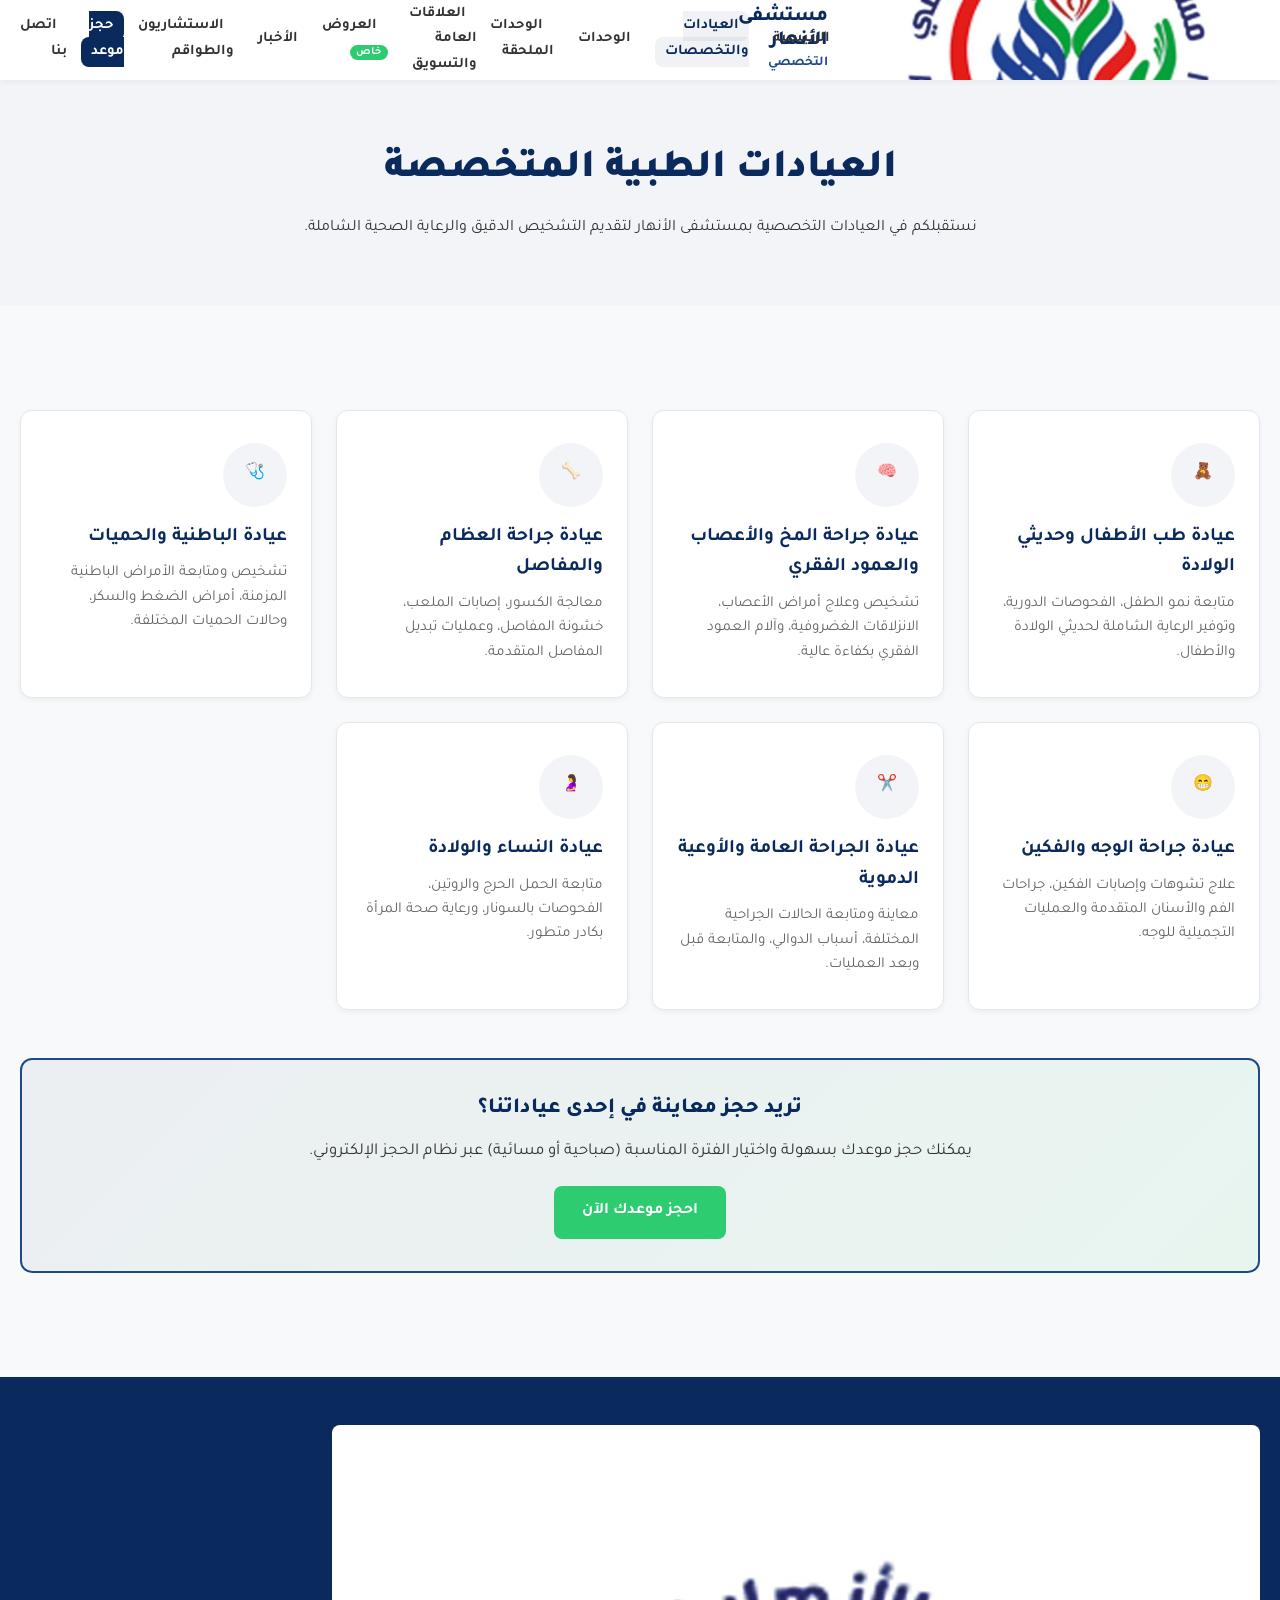
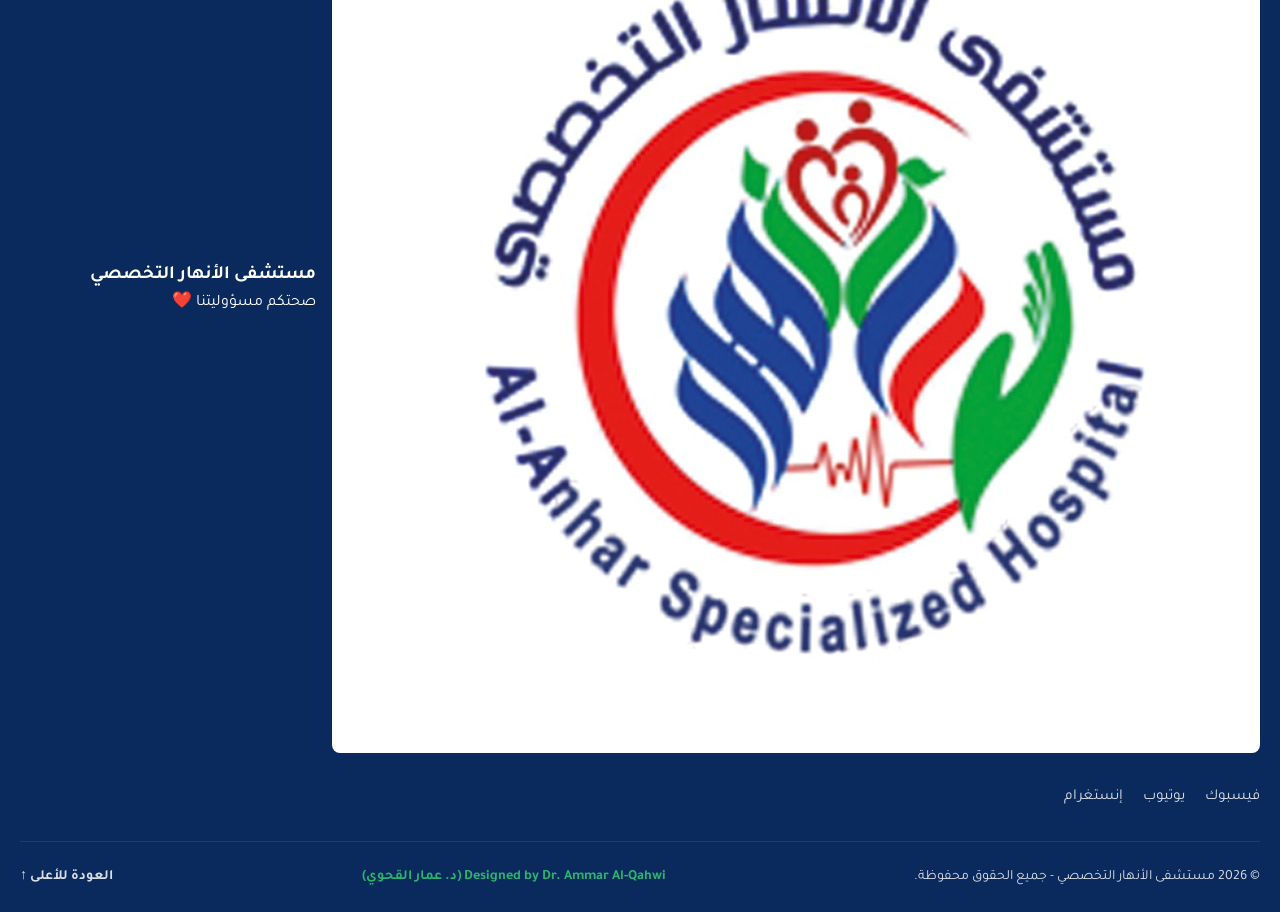
<file: clinics.html>
<!DOCTYPE html>
<html lang="ar" dir="rtl">
<head>
    <meta charset="UTF-8">
    <meta name="viewport" content="width=device-width, initial-scale=1.0">
    <meta name="theme-color" content="#0a2a5e">
    <meta name="description" content="العيادات الطبية المتخصصة بمستشفى الأنهار التخصصي - أحدث التقنيات وأفضل الخدمات الطبية.">
    <title>العيادات والتخصصات | مستشفى الأنهار التخصصي</title>
    <!-- خط تجوال العربي -->
    <link rel="preconnect" href="https://fonts.googleapis.com">
    <link rel="preconnect" href="https://fonts.gstatic.com" crossorigin>
    <link href="https://fonts.googleapis.com/css2?family=Tajawal:wght@300;400;500;700;800;900&display=swap" rel="stylesheet">
    <!-- أيقونة الموقع -->
    <link rel="icon" type="image/jpeg" href="logo.jpg">
    <!-- استدعاء ملف التنسيقات الموحد -->
    <link rel="stylesheet" href="style.css?v=4">
</head>
<body>

    <!-- 1. القائمة العلوية الموحدة (10 روابط) -->
    <header class="header" id="top">
        <nav class="navbar container" aria-label="القائمة الرئيسية">
            <a href="index.html" class="brand">
                <img src="logo.jpg" alt="شعار مستشفى الأنهار التخصصي" class="brand-logo">
                <span>
                    <strong>مستشفى الأنهار</strong>
                    <small>التخصصي</small>
                </span>
            </a>
            <button class="menu-toggle" id="menuToggle" aria-label="فتح القائمة" aria-expanded="false" aria-controls="navLinks">
                <span></span><span></span><span></span>
            </button>
            <ul class="nav-links" id="navLinks">
                <li><a href="index.html">الرئيسية</a></li>
                <li><a href="clinics.html" class="nav-active">العيادات والتخصصات</a></li>
                <li><a href="units.html">الوحدات</a></li>
                <li><a href="ancillary.html">الوحدات الملحقة</a></li>
                <li><a href="pr.html">العلاقات العامة والتسويق</a></li>
                <li><a href="offers.html" class="nav-offer-link">العروض <span class="nav-badge">خاص</span></a></li>
                <li><a href="news.html">الأخبار</a></li>
                <li><a href="doctors.html">الاستشاريون والطواقم</a></li>
                <li><a href="index.html#appointment" class="btn-nav-highlight">حجز موعد</a></li>
                <li><a href="index.html#contact">اتصل بنا</a></li>
            </ul>
        </nav>
    </header>

    <!-- 2. عنوان الصفحة -->
    <section class="page-header section-padding bg-subtle">
        <div class="container text-center">
            <h1 class="hero-title" style="color: var(--primary-navy);">العيادات الطبية المتخصصة</h1>
            <p class="section-header p" style="max-width: 800px; margin: 0 auto;">
                نستقبلكم في العيادات التخصصية بمستشفى الأنهار لتقديم التشخيص الدقيق والرعاية الصحية الشاملة.
            </p>
        </div>
    </section>

    <!-- 3. العيادات الـ 7 بالضبط -->
    <main class="section-padding">
        <div class="container">
            <div class="features-grid">
                
                <!-- عيادة 1 -->
                <div class="feature-card" style="text-align: right;">
                    <div class="feature-icon" style="margin: 0 0 1rem 0;">🧸</div>
                    <h3>عيادة طب الأطفال وحديثي الولادة</h3>
                    <p>متابعة نمو الطفل، الفحوصات الدورية، وتوفير الرعاية الشاملة لحديثي الولادة والأطفال.</p>
                </div>

                <!-- عيادة 2 -->
                <div class="feature-card" style="text-align: right;">
                    <div class="feature-icon" style="margin: 0 0 1rem 0;">🧠</div>
                    <h3>عيادة جراحة المخ والأعصاب والعمود الفقري</h3>
                    <p>تشخيص وعلاج أمراض الأعصاب، الانزلاقات الغضروفية، وآلام العمود الفقري بكفاءة عالية.</p>
                </div>

                <!-- عيادة 3 -->
                <div class="feature-card" style="text-align: right;">
                    <div class="feature-icon" style="margin: 0 0 1rem 0;">🦴</div>
                    <h3>عيادة جراحة العظام والمفاصل</h3>
                    <p>معالجة الكسور، إصابات الملعب، خشونة المفاصل، وعمليات تبديل المفاصل المتقدمة.</p>
                </div>

                <!-- عيادة 4 -->
                <div class="feature-card" style="text-align: right;">
                    <div class="feature-icon" style="margin: 0 0 1rem 0;">🩺</div>
                    <h3>عيادة الباطنية والحميات</h3>
                    <p>تشخيص ومتابعة الأمراض الباطنية المزمنة، أمراض الضغط والسكر، وحالات الحميات المختلفة.</p>
                </div>

                <!-- عيادة 5 -->
                <div class="feature-card" style="text-align: right;">
                    <div class="feature-icon" style="margin: 0 0 1rem 0;">😁</div>
                    <h3>عيادة جراحة الوجه والفكين</h3>
                    <p>علاج تشوهات وإصابات الفكين، جراحات الفم والأسنان المتقدمة والعمليات التجميلية للوجه.</p>
                </div>

                <!-- عيادة 6 -->
                <div class="feature-card" style="text-align: right;">
                    <div class="feature-icon" style="margin: 0 0 1rem 0;">✂️</div>
                    <h3>عيادة الجراحة العامة والأوعية الدموية</h3>
                    <p>معاينة ومتابعة الحالات الجراحية المختلفة، أسباب الدوالي، والمتابعة قبل وبعد العمليات.</p>
                </div>

                <!-- عيادة 7 -->
                <div class="feature-card" style="text-align: right;">
                    <div class="feature-icon" style="margin: 0 0 1rem 0;">🤰</div>
                    <h3>عيادة النساء والولادة</h3>
                    <p>متابعة الحمل الحرج والروتين، الفحوصات بالسونار، ورعاية صحة المرأة بكادر متطور.</p>
                </div>

            </div>

            <!-- دعوة للحجز -->
            <div class="units-callout" style="margin-top: 3rem;">
                <h3>تريد حجز معاينة في إحدى عياداتنا؟</h3>
                <p>يمكنك حجز موعدك بسهولة واختيار الفترة المناسبة (صباحية أو مسائية) عبر نظام الحجز الإلكتروني.</p>
                <a href="index.html#appointment" class="btn btn-primary">احجز موعدك الآن</a>
            </div>
        </div>
    </main>

    <!-- 4. الترويسة السفلية الموحدة (Footer) -->
    <footer class="footer">
        <div class="container footer-content">
            <div class="footer-brand">
                <img src="logo.jpg" alt="شعار المستشفى" class="footer-logo">
                <div>
                    <h3>مستشفى الأنهار التخصصي</h3>
                    <p>صحتكم مسؤوليتنا ❤️</p>
                </div>
            </div>
            <div class="footer-social">
                <a href="https://www.facebook.com/share/184HiWcWcP/" target="_blank" rel="noopener noreferrer">فيسبوك</a>
                <a href="https://youtube.com" target="_blank" rel="noopener noreferrer">يوتيوب</a>
                <a href="https://instagram.com" target="_blank" rel="noopener noreferrer">إنستغرام</a>
            </div>
            <div class="footer-bottom">
                <p>© 2026 مستشفى الأنهار التخصصي - جميع الحقوق محفوظة.</p>
                <p class="designer-credit">Designed by Dr. Ammar Al-Qahwi (د. عمار القحوي)</p>
                <a href="#top" class="back-to-top">العودة للأعلى ↑</a>
            </div>
        </div>
    </footer>

    <script src="script.js?v=4"></script>
</body>
</html>
</file>
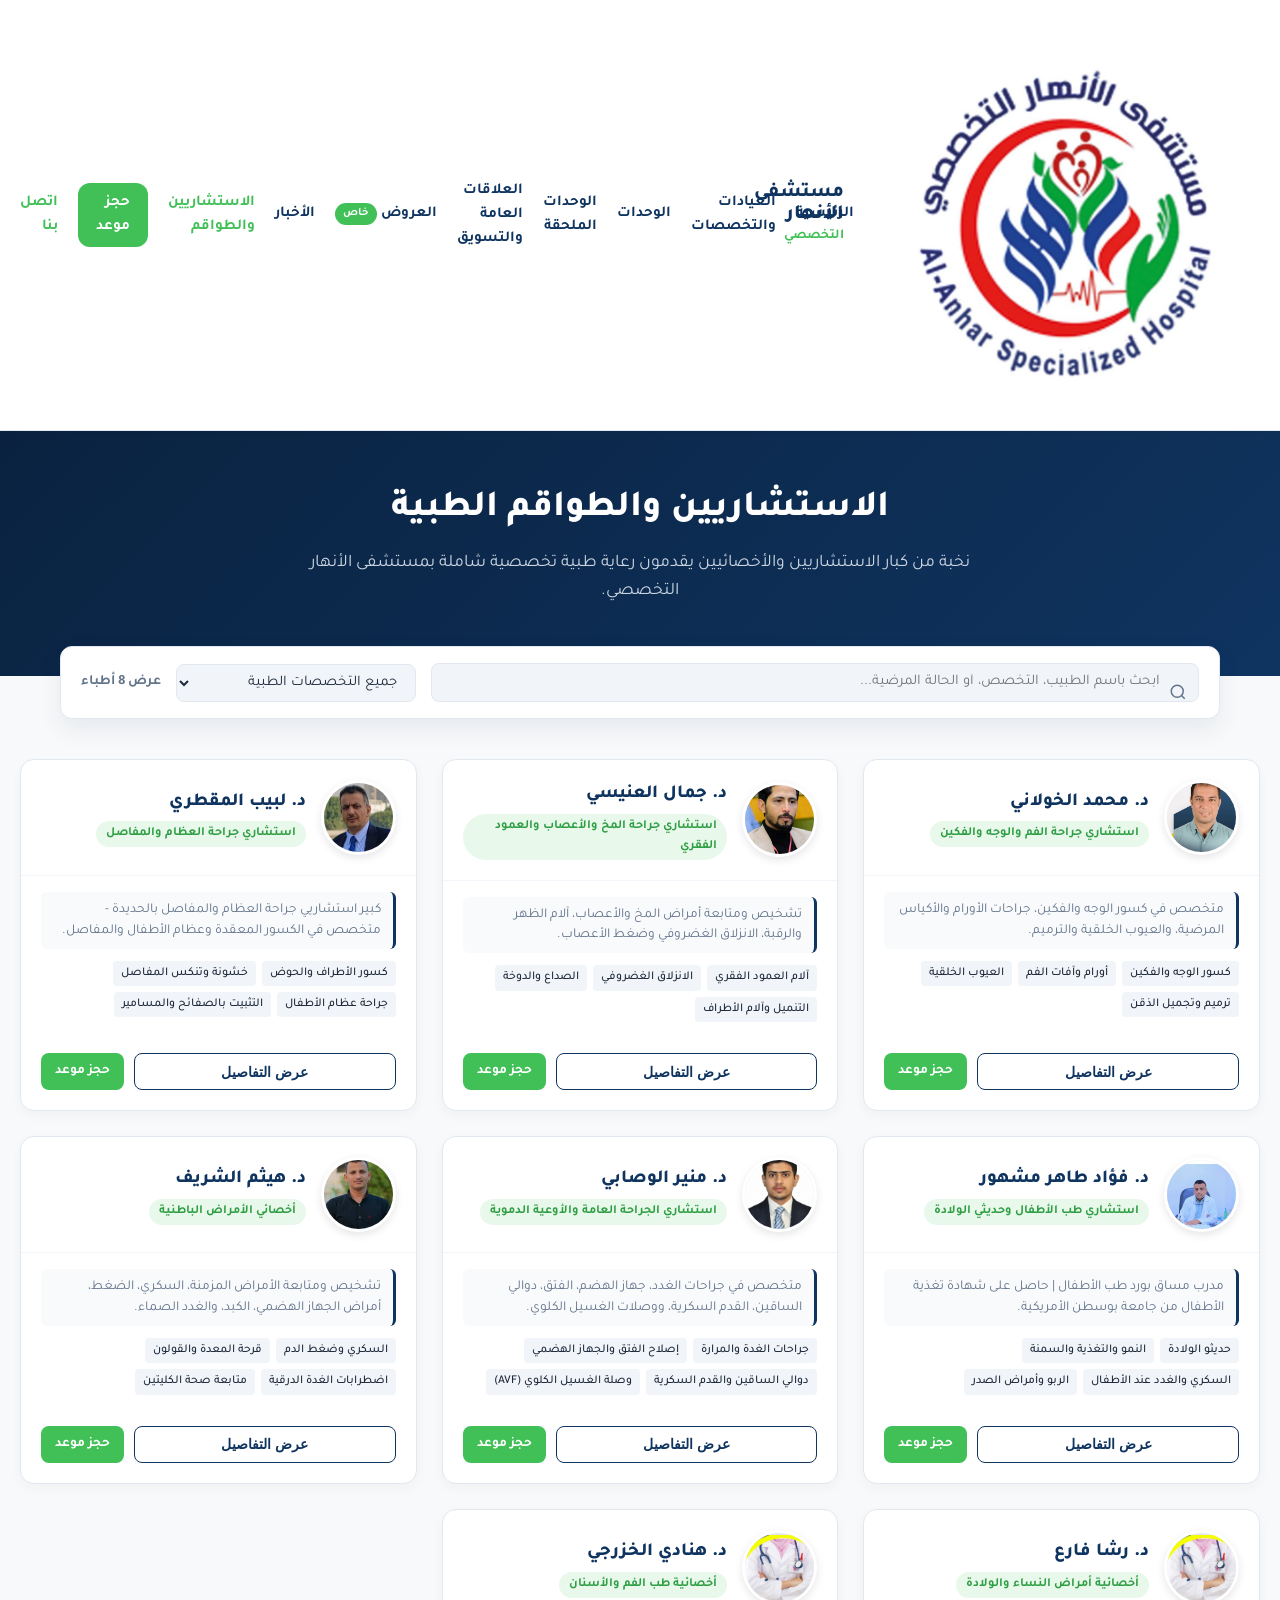
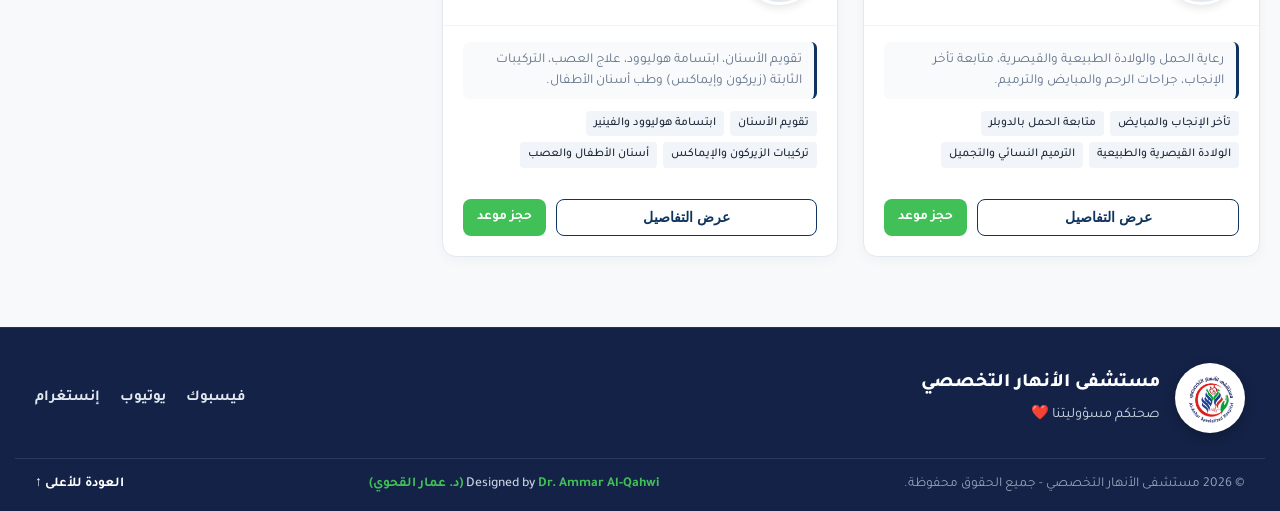
<file: doctors.html>
<!DOCTYPE html>
<html lang="ar" dir="rtl">
<head>
    <meta charset="UTF-8">
    <meta name="viewport" content="width=device-width, initial-scale=1.0">
    <title>الاستشاريين والطواقم | مستشفى الأنهار التخصصي</title>
    <meta name="description" content="دليل الأطباء والاستشاريين بمستشفى الأنهار التخصصي بالحديدة - تعرف على أطبائنا وتخصصاتهم والخدمات والحالات التي يناظرونها.">
    
    <!-- الخطوط المعتمدة في الموقع -->
    <link rel="preconnect" href="https://fonts.googleapis.com">
    <link rel="preconnect" href="https://fonts.gstatic.com" crossorigin>
    <link href="https://fonts.googleapis.com/css2?family=Tajawal:wght@400;500;700;800&display=swap" rel="stylesheet">
    
    <!-- ملف CSS الرئيسي للموقع -->
    <link rel="stylesheet" href="style.css">

    <style>
        :root {
            --anhar-navy: #0f3460;
            --anhar-dark: #0a2240;
            --anhar-footer-bg: #142247;
            --anhar-green: #40c057;
            --anhar-green-dark: #2f9e44;
            --anhar-bg-light: #f8fafc;
            --anhar-border: #e2e8f0;
            --text-dark: #1e293b;
            --text-gray: #64748b;
        }

        html {
            scroll-behavior: smooth;
        }

        /* --- الهيدر وسرويسة الموقع الرسمية --- */
        .site-header {
            background-color: #ffffff;
            box-shadow: 0 2px 10px rgba(0,0,0,0.06);
            position: sticky;
            top: 0;
            z-index: 1000;
            border-bottom: 1px solid var(--anhar-border);
        }

        .header-container {
            max-width: 1300px;
            margin: 0 auto;
            padding: 12px 20px;
            display: flex;
            align-items: center;
            justify-content: space-between;
        }

        .brand-logo-area {
            display: flex;
            align-items: center;
            gap: 10px;
            text-decoration: none;
        }

        .brand-logo-img {
            height: 52px;
            width: auto;
            object-fit: contain;
        }

        .brand-titles {
            display: flex;
            flex-direction: column;
        }

        .brand-name-main {
            font-size: 1.25rem;
            font-weight: 800;
            color: var(--anhar-navy);
            line-height: 1.1;
        }

        .brand-name-sub {
            font-size: 0.85rem;
            color: var(--anhar-green);
            font-weight: 700;
        }

        /* القائمة العلوية */
        .main-navbar {
            display: flex;
            align-items: center;
        }

        .nav-list-menu {
            display: flex;
            align-items: center;
            gap: 20px;
            list-style: none;
            margin: 0;
            padding: 0;
        }

        .nav-list-menu li a {
            text-decoration: none;
            color: var(--anhar-navy);
            font-weight: 700;
            font-size: 0.95rem;
            transition: color 0.2s ease;
            position: relative;
            display: inline-flex;
            align-items: center;
            gap: 4px;
        }

        .nav-list-menu li a:hover,
        .nav-list-menu li a.active {
            color: var(--anhar-green);
        }

        .badge-special {
            background-color: var(--anhar-green);
            color: #ffffff;
            font-size: 0.7rem;
            font-weight: 700;
            padding: 2px 8px;
            border-radius: 12px;
            display: inline-block;
        }

        .btn-header-appointment {
            background-color: var(--anhar-green);
            color: #ffffff !important;
            padding: 8px 18px;
            border-radius: 12px;
            font-weight: 700 !important;
            transition: background 0.2s ease !important;
        }

        .btn-header-appointment:hover {
            background-color: var(--anhar-green-dark);
        }

        .btn-header-contact {
            color: var(--anhar-green) !important;
            font-weight: 700;
        }

        .mobile-toggle {
            display: none;
            background: none;
            border: none;
            font-size: 1.5rem;
            color: var(--anhar-navy);
            cursor: pointer;
        }

        /* --- واجهة المحتوى الرئيسي للأطباء --- */
        .page-hero-header {
            background: linear-gradient(135deg, var(--anhar-dark) 0%, var(--anhar-navy) 100%);
            color: #ffffff;
            padding: 50px 20px 70px;
            text-align: center;
        }

        .page-hero-header h1 {
            font-size: 2.3rem;
            font-weight: 800;
            margin-bottom: 10px;
            color: #ffffff;
        }

        .page-hero-header p {
            font-size: 1.1rem;
            color: #cbd5e1;
            max-width: 700px;
            margin: 0 auto;
        }

        .doctors-filter-wrapper {
            max-width: 1200px;
            margin: -30px auto 40px;
            padding: 0 20px;
            position: relative;
            z-index: 10;
        }

        .doctors-filter-card {
            background: #ffffff;
            border-radius: 12px;
            padding: 16px 20px;
            box-shadow: 0 10px 25px rgba(15, 52, 96, 0.08);
            border: 1px solid var(--anhar-border);
            display: flex;
            flex-wrap: wrap;
            gap: 15px;
            align-items: center;
            justify-content: space-between;
        }

        .search-input-group {
            flex: 1 1 300px;
            position: relative;
        }

        .search-input-group input {
            width: 100%;
            padding: 10px 38px 10px 14px;
            border-radius: 8px;
            border: 1px solid var(--anhar-border);
            background-color: #f1f5f9;
            font-family: inherit;
            font-size: 0.92rem;
            color: var(--text-dark);
        }

        .search-input-group input:focus {
            outline: none;
            background-color: #ffffff;
            border-color: var(--anhar-navy);
        }

        .search-icon-svg {
            position: absolute;
            right: 12px;
            top: 50%;
            transform: translateY(-50%);
            color: var(--text-gray);
        }

        .filter-select-group {
            flex: 0 1 240px;
        }

        .filter-select-group select {
            width: 100%;
            padding: 10px 14px;
            border-radius: 8px;
            border: 1px solid var(--anhar-border);
            background-color: #f1f5f9;
            font-family: inherit;
            font-size: 0.92rem;
            color: var(--text-dark);
        }

        .doctors-section-container {
            max-width: 1200px;
            margin: 0 auto;
            padding: 0 20px 70px;
        }

        .doctors-grid-layout {
            display: grid;
            grid-template-columns: repeat(auto-fill, minmax(330px, 1fr));
            gap: 25px;
        }

        .doctor-single-card {
            background-color: #ffffff;
            border-radius: 14px;
            border: 1px solid var(--anhar-border);
            box-shadow: 0 4px 12px rgba(15, 52, 96, 0.04);
            overflow: hidden;
            display: flex;
            flex-direction: column;
            transition: transform 0.3s ease, box-shadow 0.3s ease;
        }

        .doctor-single-card:hover {
            transform: translateY(-5px);
            box-shadow: 0 15px 30px rgba(15, 52, 96, 0.1);
        }

        .doctor-card-top {
            padding: 20px;
            display: flex;
            gap: 15px;
            align-items: center;
            border-bottom: 1px solid #f1f5f9;
        }

        .doctor-img-box {
            width: 75px;
            height: 75px;
            border-radius: 50%;
            overflow: hidden;
            background: #e2e8f0;
            flex-shrink: 0;
            border: 3px solid #ffffff;
            box-shadow: 0 3px 8px rgba(0,0,0,0.1);
            display: flex;
            align-items: center;
            justify-content: center;
        }

        .doctor-img-box img {
            width: 100%;
            height: 100%;
            object-fit: cover;
        }

        .doctor-avatar-fallback {
            width: 100%;
            height: 100%;
            display: flex;
            align-items: center;
            justify-content: center;
            background: var(--anhar-navy);
            color: #ffffff;
            font-size: 1.3rem;
            font-weight: 800;
        }

        .doctor-meta-info h2 {
            font-size: 1.15rem;
            font-weight: 800;
            color: var(--anhar-navy);
            margin-bottom: 4px;
        }

        .spec-badge {
            display: inline-block;
            background-color: rgba(64, 192, 87, 0.12);
            color: var(--anhar-green-dark);
            font-size: 0.78rem;
            font-weight: 700;
            padding: 3px 10px;
            border-radius: 50px;
        }

        .doctor-card-middle {
            padding: 16px 20px;
            flex: 1;
        }

        .doctor-brief-text {
            font-size: 0.85rem;
            color: var(--text-gray);
            margin-bottom: 12px;
            line-height: 1.5;
            background: #f8fafc;
            padding: 8px 12px;
            border-radius: 6px;
            border-right: 3px solid var(--anhar-navy);
        }

        .keywords-tags {
            display: flex;
            flex-wrap: wrap;
            gap: 6px;
        }

        .tag-item {
            background-color: #f1f5f9;
            color: var(--text-dark);
            font-size: 0.75rem;
            padding: 3px 8px;
            border-radius: 4px;
            font-weight: 500;
        }

        .doctor-card-bottom {
            padding: 15px 20px 20px;
            display: flex;
            gap: 10px;
            margin-top: auto;
        }

        .btn-view-details {
            flex: 1;
            background-color: #ffffff;
            color: var(--anhar-navy);
            border: 1px solid var(--anhar-navy);
            padding: 8px 12px;
            border-radius: 8px;
            font-weight: 700;
            font-size: 0.85rem;
            cursor: pointer;
            transition: all 0.2s ease;
            text-align: center;
        }

        .btn-view-details:hover {
            background-color: var(--anhar-navy);
            color: #ffffff;
        }

        .btn-book-now {
            background-color: var(--anhar-green);
            color: #ffffff !important;
            padding: 8px 14px;
            border-radius: 8px;
            font-weight: 700;
            font-size: 0.85rem;
            text-decoration: none;
            display: inline-flex;
            align-items: center;
            justify-content: center;
        }

        /* النافذة التفصيلية للمحتوى الطبي */
        .doctor-modal-backdrop {
            position: fixed;
            top: 0; left: 0; right: 0; bottom: 0;
            background-color: rgba(10, 34, 64, 0.75);
            backdrop-filter: blur(4px);
            z-index: 9999;
            display: flex;
            align-items: center;
            justify-content: center;
            padding: 20px;
            opacity: 0;
            visibility: hidden;
            transition: all 0.3s ease;
        }

        .doctor-modal-backdrop.show {
            opacity: 1;
            visibility: visible;
        }

        .doctor-modal-dialog {
            background-color: #ffffff;
            width: 100%;
            max-width: 800px;
            max-height: 88vh;
            border-radius: 14px;
            box-shadow: 0 20px 40px rgba(0,0,0,0.25);
            overflow: hidden;
            display: flex;
            flex-direction: column;
        }

        .modal-top-bar {
            background: linear-gradient(135deg, var(--anhar-dark) 0%, var(--anhar-navy) 100%);
            color: #ffffff;
            padding: 18px 24px;
            display: flex;
            align-items: center;
            justify-content: space-between;
        }

        .modal-doctor-title {
            font-size: 1.35rem;
            font-weight: 800;
            color: #ffffff;
        }

        .modal-doctor-sub {
            color: #4ade80;
            font-size: 0.88rem;
            font-weight: 700;
        }

        .close-modal-btn {
            background: rgba(255,255,255,0.15);
            border: none;
            color: #ffffff;
            width: 32px;
            height: 32px;
            border-radius: 50%;
            cursor: pointer;
            font-size: 1.2rem;
        }

        .modal-content-scroll {
            padding: 22px;
            overflow-y: auto;
            flex: 1;
        }

        .medical-category-block {
            margin-bottom: 20px;
        }

        .medical-category-title {
            font-size: 1.05rem;
            font-weight: 800;
            color: var(--anhar-navy);
            margin-bottom: 8px;
            border-bottom: 2px solid #f1f5f9;
            padding-bottom: 4px;
        }

        .medical-items-ul {
            list-style: none;
            padding: 0;
            margin: 0;
            display: grid;
            grid-template-columns: repeat(auto-fill, minmax(270px, 1fr));
            gap: 8px;
        }

        .medical-items-ul li {
            position: relative;
            padding-right: 16px;
            font-size: 0.9rem;
            color: var(--text-dark);
        }

        .medical-items-ul li::before {
            content: '•';
            position: absolute;
            right: 0;
            color: var(--anhar-green);
            font-weight: bold;
        }

        .modal-bottom-bar {
            padding: 14px 24px;
            background-color: #f8fafc;
            border-top: 1px solid var(--anhar-border);
            display: flex;
            align-items: center;
            justify-content: space-between;
        }

        /* --- تصميم الفوتر المنظم --- */
        .site-footer {
            background-color: var(--anhar-footer-bg);
            color: #ffffff;
            padding-top: 35px;
            padding-bottom: 15px;
            font-family: 'Tajawal', sans-serif;
            border-top: 1px solid rgba(255,255,255,0.08);
        }

        .footer-main-area {
            max-width: 1250px;
            margin: 0 auto;
            padding: 0 20px 25px;
            display: flex;
            flex-wrap: wrap;
            align-items: center;
            justify-content: space-between;
            gap: 20px;
            border-bottom: 1px solid rgba(255, 255, 255, 0.1);
        }

        .footer-brand-box {
            display: flex;
            align-items: center;
            gap: 15px;
        }

        .footer-logo-img {
            width: 70px !important;
            height: 70px !important;
            max-width: 70px !important;
            max-height: 70px !important;
            object-fit: contain;
            border-radius: 50%;
            background: #ffffff;
            padding: 4px;
            box-shadow: 0 4px 12px rgba(0, 0, 0, 0.25);
            flex-shrink: 0;
        }

        .footer-brand-text h3 {
            font-size: 1.2rem;
            font-weight: 800;
            color: #ffffff;
            margin: 0 0 4px 0;
        }

        .footer-brand-text p {
            font-size: 0.9rem;
            color: #cbd5e1;
            margin: 0;
        }

        .footer-social-nav {
            display: flex;
            align-items: center;
            gap: 20px;
        }

        .footer-social-nav a {
            color: #e2e8f0;
            text-decoration: none;
            font-size: 0.95rem;
            font-weight: 600;
            transition: color 0.2s ease;
        }

        .footer-social-nav a:hover {
            color: var(--anhar-green);
        }

        .footer-copyright-bar {
            max-width: 1250px;
            margin: 0 auto;
            padding: 15px 20px 0;
            display: flex;
            flex-wrap: wrap;
            align-items: center;
            justify-content: space-between;
            gap: 12px;
            font-size: 0.85rem;
            color: #94a3b8;
        }

        .copyright-right { text-align: right; }
        .designer-center { color: #cbd5e1; font-weight: 500; text-align: center; }
        .designer-center strong { color: var(--anhar-green); font-weight: 700; }
        .back-to-top-left { text-align: left; }

        .back-to-top-link {
            color: #ffffff;
            text-decoration: none;
            font-weight: 700;
            transition: color 0.2s ease;
            display: inline-flex;
            align-items: center;
            gap: 4px;
        }

        .back-to-top-link:hover { color: var(--anhar-green); }

        @media (max-width: 900px) {
            .mobile-toggle { display: block; }
            .main-navbar {
                display: none;
                position: absolute;
                top: 100%; left: 0; right: 0;
                background: #ffffff;
                padding: 20px;
                box-shadow: 0 10px 20px rgba(0,0,0,0.1);
            }
            .main-navbar.active { display: block; }
            .nav-list-menu { flex-direction: column; align-items: flex-start; gap: 15px; }

            .footer-main-area, .footer-copyright-bar {
                flex-direction: column;
                text-align: center;
                align-items: center;
            }
            .copyright-right, .designer-center, .back-to-top-left { text-align: center; }
        }
    </style>
</head>
<body id="top">

    <!-- 1. الهيدر المنهجي الرسمي للموقع -->
    <header class="site-header">
        <div class="header-container">
            <a href="index.html" class="brand-logo-area">
                <img src="logo.jpg" alt="شعار مستشفى الأنهار التخصصي" class="brand-logo-img">
                <div class="brand-titles">
                    <span class="brand-name-main">مستشفى الأنهار</span>
                    <span class="brand-name-sub">التخصصي</span>
                </div>
            </a>

            <button class="mobile-toggle" onclick="toggleNavMenu()" aria-label="فتح القائمة">&#9776;</button>

            <nav class="main-navbar" id="mainNavbar">
                <ul class="nav-list-menu">
                    <li><a href="index.html">الرئيسية</a></li>
                    <li><a href="clinics.html">العيادات والتخصصات</a></li>
                    <li><a href="units.html">الوحدات</a></li>
                    <li><a href="attached-units.html">الوحدات الملحقة</a></li>
                    <li><a href="pr-marketing.html">العلاقات العامة والتسويق</a></li>
                    <li><a href="offers.html">العروض <span class="badge-special">خاص</span></a></li>
                    <li><a href="news.html">الأخبار</a></li>
                    <li><a href="doctors.html" class="active">الاستشاريين والطواقم</a></li>
                    <li><a href="index.html#appointment" class="btn-header-appointment">حجز موعد</a></li>
                    <li><a href="contact.html" class="btn-header-contact">اتصل بنا</a></li>
                </ul>
            </nav>
        </div>
    </header>

    <!-- 2. واجهة الصفحة -->
    <section class="page-hero-header">
        <div class="container">
            <h1>الاستشاريين والطواقم الطبية</h1>
            <p>نخبة من كبار الاستشاريين والأخصائيين يقدمون رعاية طبية تخصصية شاملة بمستشفى الأنهار التخصصي.</p>
        </div>
    </section>

    <!-- 3. شريط البحث والتصفية -->
    <div class="doctors-filter-wrapper">
        <div class="doctors-filter-card">
            <div class="search-input-group">
                <svg class="search-icon-svg" width="18" height="18" viewBox="0 0 24 24" fill="none" stroke="currentColor" stroke-width="2"><circle cx="11" cy="11" r="8"/><line x1="21" y1="21" x2="16.65" y2="16.65"/></svg>
                <input type="text" id="docSearch" placeholder="ابحث باسم الطبيب، التخصص، أو الحالة المرضية..." aria-label="بحث عن طبيب">
            </div>

            <div class="filter-select-group">
                <select id="docSpecFilter" aria-label="تصفية حسب التخصص">
                    <option value="all">جميع التخصصات الطبية</option>
                    <option value="maxillofacial">جراحة الفم والوجه والفكين</option>
                    <option value="neurosurgery">جراحة المخ والأعصاب والعمود الفقري</option>
                    <option value="orthopedics">جراحة العظام والمفاصل</option>
                    <option value="pediatrics">طب الأطفال وحديثي الولادة</option>
                    <option value="general-surgery">الجراحة العامة والأوعية الدموية</option>
                    <option value="internal-medicine">الأمراض الباطنية</option>
                    <option value="obgyn">أمراض النساء والولادة</option>
                    <option value="dentistry">طب الفم والأسنان</option>
                </select>
            </div>

            <div style="font-size: 0.88rem; color: var(--text-gray); font-weight: 600;" id="docCountDisplay">
                عرض 8 أطباء
            </div>
        </div>
    </div>

    <!-- 4. شبكة الأطباء الثمانية مع ربط الصور المعينة لكافة الأطباء -->
    <main class="doctors-section-container">
        <div class="doctors-grid-layout" id="doctorsGrid">

            <!-- 1. د. محمد الخولاني (doctor1.png) -->
            <article class="doctor-single-card" data-id="1" data-spec="maxillofacial" data-keys="محمد الخولاني جراحة الفم والوجه والفكين كسور أورام أكياس لثة شفة أرنبية حنك ذقن خزعات">
                <div class="doctor-card-top">
                    <div class="doctor-img-box">
                        <img src="doctor1.png" alt="د. محمد الخولاني" onerror="if(this.src.indexOf('images/')===-1){this.src='images/doctor1.png';}else{this.style.display='none';this.nextElementSibling.style.display='flex';}">
                        <div class="doctor-avatar-fallback" style="display:none;">م.خ</div>
                    </div>
                    <div class="doctor-meta-info">
                        <h2>د. محمد الخولاني</h2>
                        <span class="spec-badge">استشاري جراحة الفم والوجه والفكين</span>
                    </div>
                </div>
                <div class="doctor-card-middle">
                    <div class="doctor-brief-text">
                        متخصص في كسور الوجه والفكين، جراحات الأورام والأكياس المرضية، والعيوب الخلقية والترميم.
                    </div>
                    <div class="keywords-tags">
                        <span class="tag-item">كسور الوجه والفكين</span>
                        <span class="tag-item">أورام وآفات الفم</span>
                        <span class="tag-item">العيوب الخلقية</span>
                        <span class="tag-item">ترميم وتجميل الذقن</span>
                    </div>
                </div>
                <div class="doctor-card-bottom">
                    <button type="button" class="btn-view-details" onclick="showDoctorDetails(1)">عرض التفاصيل</button>
                    <a href="index.html#appointment" class="btn-book-now">حجز موعد</a>
                </div>
            </article>

            <!-- 2. د. جمال العنيسي (doctor2.png) -->
            <article class="doctor-single-card" data-id="2" data-spec="neurosurgery" data-keys="جمال العنيسي جراحة المخ والأعصاب والعمود الفقري انزلاق غضروفي رقبة ظهر صداع دوخة توازن تنميل خدر">
                <div class="doctor-card-top">
                    <div class="doctor-img-box">
                        <img src="doctor2.png" alt="د. جمال العنيسي" onerror="if(this.src.indexOf('images/')===-1){this.src='images/doctor2.png';}else{this.style.display='none';this.nextElementSibling.style.display='flex';}">
                        <div class="doctor-avatar-fallback" style="display:none;">ج.ع</div>
                    </div>
                    <div class="doctor-meta-info">
                        <h2>د. جمال العنيسي</h2>
                        <span class="spec-badge">استشاري جراحة المخ والأعصاب والعمود الفقري</span>
                    </div>
                </div>
                <div class="doctor-card-middle">
                    <div class="doctor-brief-text">
                        تشخيص ومتابعة أمراض المخ والأعصاب، آلام الظهر والرقبة، الانزلاق الغضروفي وضغط الأعصاب.
                    </div>
                    <div class="keywords-tags">
                        <span class="tag-item">آلام العمود الفقري</span>
                        <span class="tag-item">الانزلاق الغضروفي</span>
                        <span class="tag-item">الصداع والدوخة</span>
                        <span class="tag-item">التنميل وآلام الأطراف</span>
                    </div>
                </div>
                <div class="doctor-card-bottom">
                    <button type="button" class="btn-view-details" onclick="showDoctorDetails(2)">عرض التفاصيل</button>
                    <a href="index.html#appointment" class="btn-book-now">حجز موعد</a>
                </div>
            </article>

            <!-- 3. د. لبيب المقطري (doctor3.png) -->
            <article class="doctor-single-card" data-id="3" data-spec="orthopedics" data-keys="لبيب المقطري جراحة العظام والمفاصل كسور فخذ ساق ترقوة خلع أوتار ركبة حوض أطفال خشونة روماتويد نقرس">
                <div class="doctor-card-top">
                    <div class="doctor-img-box">
                        <img src="doctor3.png" alt="د. لبيب المقطري" onerror="if(this.src.indexOf('images/')===-1){this.src='images/doctor3.png';}else{this.style.display='none';this.nextElementSibling.style.display='flex';}">
                        <div class="doctor-avatar-fallback" style="display:none;">ل.م</div>
                    </div>
                    <div class="doctor-meta-info">
                        <h2>د. لبيب المقطري</h2>
                        <span class="spec-badge">استشاري جراحة العظام والمفاصل</span>
                    </div>
                </div>
                <div class="doctor-card-middle">
                    <div class="doctor-brief-text">
                        كبير استشاريي جراحة العظام والمفاصل بالحديدة - متخصص في الكسور المعقدة وعظام الأطفال والمفاصل.
                    </div>
                    <div class="keywords-tags">
                        <span class="tag-item">كسور الأطراف والحوض</span>
                        <span class="tag-item">خشونة وتنكس المفاصل</span>
                        <span class="tag-item">جراحة عظام الأطفال</span>
                        <span class="tag-item">التثبيت بالصفائح والمسامير</span>
                    </div>
                </div>
                <div class="doctor-card-bottom">
                    <button type="button" class="btn-view-details" onclick="showDoctorDetails(3)">عرض التفاصيل</button>
                    <a href="index.html#appointment" class="btn-book-now">حجز موعد</a>
                </div>
            </article>

            <!-- 4. د. فؤاد طاهر مشهور (doctor4.png) -->
            <article class="doctor-single-card" data-id="4" data-spec="pediatrics" data-keys="فؤاد طاهر مشهور طب الأطفال وحديثي الولادة تغذية نمو سكري غدد ربو صدر هضمية صرع تبول لاإرادي بورد بوستن">
                <div class="doctor-card-top">
                    <div class="doctor-img-box">
                        <img src="doctor4.png" alt="د. فؤاد طاهر مشهور" onerror="if(this.src.indexOf('images/')===-1){this.src='images/doctor4.png';}else{this.style.display='none';this.nextElementSibling.style.display='flex';}">
                        <div class="doctor-avatar-fallback" style="display:none;">ف.م</div>
                    </div>
                    <div class="doctor-meta-info">
                        <h2>د. فؤاد طاهر مشهور</h2>
                        <span class="spec-badge">استشاري طب الأطفال وحديثي الولادة</span>
                    </div>
                </div>
                <div class="doctor-card-middle">
                    <div class="doctor-brief-text">
                        مدرب مساق بورد طب الأطفال | حاصل على شهادة تغذية الأطفال من جامعة بوسطن الأمريكية.
                    </div>
                    <div class="keywords-tags">
                        <span class="tag-item">حديثو الولادة</span>
                        <span class="tag-item">النمو والتغذية والسمنة</span>
                        <span class="tag-item">السكري والغدد عند الأطفال</span>
                        <span class="tag-item">الربو وأمراض الصدر</span>
                    </div>
                </div>
                <div class="doctor-card-bottom">
                    <button type="button" class="btn-view-details" onclick="showDoctorDetails(4)">عرض التفاصيل</button>
                    <a href="index.html#appointment" class="btn-book-now">حجز موعد</a>
                </div>
            </article>

            <!-- 5. د. منير الوصابي (doctor5.png) -->
            <article class="doctor-single-card" data-id="5" data-spec="general-surgery" data-keys="منير الوصابي الجراحة العامة وجراحة الأوعية الدموية درقية مرارة طحال فتق بواسير زائدة قدم سكرية دوالي غسيل كلوي">
                <div class="doctor-card-top">
                    <div class="doctor-img-box">
                        <img src="doctor5.png" alt="د. منير الوصابي" onerror="if(this.src.indexOf('images/')===-1){this.src='images/doctor5.png';}else{this.style.display='none';this.nextElementSibling.style.display='flex';}">
                        <div class="doctor-avatar-fallback" style="display:none;">م.و</div>
                    </div>
                    <div class="doctor-meta-info">
                        <h2>د. منير الوصابي</h2>
                        <span class="spec-badge">استشاري الجراحة العامة والأوعية الدموية</span>
                    </div>
                </div>
                <div class="doctor-card-middle">
                    <div class="doctor-brief-text">
                        متخصص في جراحات الغدد، جهاز الهضم، الفتق، دوالي الساقين، القدم السكرية، ووصلات الغسيل الكلوي.
                    </div>
                    <div class="keywords-tags">
                        <span class="tag-item">جراحات الغدة والمرارة</span>
                        <span class="tag-item">إصلاح الفتق والجهاز الهضمي</span>
                        <span class="tag-item">دوالي الساقين والقدم السكرية</span>
                        <span class="tag-item">وصلة الغسيل الكلوي (AVF)</span>
                    </div>
                </div>
                <div class="doctor-card-bottom">
                    <button type="button" class="btn-view-details" onclick="showDoctorDetails(5)">عرض التفاصيل</button>
                    <a href="index.html#appointment" class="btn-book-now">حجز موعد</a>
                </div>
            </article>

            <!-- 6. د. هيثم الشريف (doctor6.png) -->
            <article class="doctor-single-card" data-id="6" data-spec="internal-medicine" data-keys="هيثم الشريف الأمراض الباطنية سكري ضغط كوليسترول دهون معدة قولون ربو غدة درقية كلى مناعة مفاصل">
                <div class="doctor-card-top">
                    <div class="doctor-img-box">
                        <img src="doctor6.png" alt="د. هيثم الشريف" onerror="if(this.src.indexOf('images/')===-1){this.src='images/doctor6.png';}else{this.style.display='none';this.nextElementSibling.style.display='flex';}">
                        <div class="doctor-avatar-fallback" style="display:none;">هـ.ش</div>
                    </div>
                    <div class="doctor-meta-info">
                        <h2>د. هيثم الشريف</h2>
                        <span class="spec-badge">أخصائي الأمراض الباطنية</span>
                    </div>
                </div>
                <div class="doctor-card-middle">
                    <div class="doctor-brief-text">
                        تشخيص ومتابعة الأمراض المزمنة، السكري، الضغط، أمراض الجهاز الهضمي، الكبد، والغدد الصماء.
                    </div>
                    <div class="keywords-tags">
                        <span class="tag-item">السكري وضغط الدم</span>
                        <span class="tag-item">قرحة المعدة والقولون</span>
                        <span class="tag-item">اضطرابات الغدة الدرقية</span>
                        <span class="tag-item">متابعة صحة الكليتين</span>
                    </div>
                </div>
                <div class="doctor-card-bottom">
                    <button type="button" class="btn-view-details" onclick="showDoctorDetails(6)">عرض التفاصيل</button>
                    <a href="index.html#appointment" class="btn-book-now">حجز موعد</a>
                </div>
            </article>

            <!-- 7. د. رشا فارع (doctor7.png) -->
            <article class="doctor-single-card" data-id="7" data-spec="obgyn" data-keys="رشا فارع أمراض النساء والولادة تأخر إنجاب حمل قيصرية سونار دوبلر ثدي مبايض رحم تجميل مهبل">
                <div class="doctor-card-top">
                    <div class="doctor-img-box">
                        <img src="doctor7.png" alt="د. رشا فارع" onerror="if(this.src.indexOf('images/')===-1){this.src='images/doctor7.png';}else{this.style.display='none';this.nextElementSibling.style.display='flex';}">
                        <div class="doctor-avatar-fallback" style="display:none;">ر.ف</div>
                    </div>
                    <div class="doctor-meta-info">
                        <h2>د. رشا فارع</h2>
                        <span class="spec-badge">أخصائية أمراض النساء والولادة</span>
                    </div>
                </div>
                <div class="doctor-card-middle">
                    <div class="doctor-brief-text">
                        رعاية الحمل والولادة الطبيعية والقيصرية، متابعة تأخر الإنجاب، جراحات الرحم والمبايض والترميم.
                    </div>
                    <div class="keywords-tags">
                        <span class="tag-item">تأخر الإنجاب والمبايض</span>
                        <span class="tag-item">متابعة الحمل بالدوبلر</span>
                        <span class="tag-item">الولادة القيصرية والطبيعية</span>
                        <span class="tag-item">الترميم النسائي والتجميل</span>
                    </div>
                </div>
                <div class="doctor-card-bottom">
                    <button type="button" class="btn-view-details" onclick="showDoctorDetails(7)">عرض التفاصيل</button>
                    <a href="index.html#appointment" class="btn-book-now">حجز موعد</a>
                </div>
            </article>

            <!-- 8. د. هنادي الخزرجي (doctor8.png) -->
            <article class="doctor-single-card" data-id="8" data-spec="dentistry" data-keys="هنادي الخزرجي طب الفم والأسنان تقويم ابتسامة هوليوود فينير حشوات عصب تركيبات زيركون إيماكس لثة قلع أطفال">
                <div class="doctor-card-top">
                    <div class="doctor-img-box">
                        <img src="doctor8.png" alt="د. هنادي الخزرجي" onerror="if(this.src.indexOf('images/')===-1){this.src='images/doctor8.png';}else{this.style.display='none';this.nextElementSibling.style.display='flex';}">
                        <div class="doctor-avatar-fallback" style="display:none;">هـ.خ</div>
                    </div>
                    <div class="doctor-meta-info">
                        <h2>د. هنادي الخزرجي</h2>
                        <span class="spec-badge">أخصائية طب الفم والأسنان</span>
                    </div>
                </div>
                <div class="doctor-card-middle">
                    <div class="doctor-brief-text">
                        تقويم الأسنان، ابتسامة هوليوود، علاج العصب، التركيبات الثابتة (زيركون وإيماكس) وطب أسنان الأطفال.
                    </div>
                    <div class="keywords-tags">
                        <span class="tag-item">تقويم الأسنان</span>
                        <span class="tag-item">ابتسامة هوليوود والفينير</span>
                        <span class="tag-item">تركيبات الزيركون والإيماكس</span>
                        <span class="tag-item">أسنان الأطفال والعصب</span>
                    </div>
                </div>
                <div class="doctor-card-bottom">
                    <button type="button" class="btn-view-details" onclick="showDoctorDetails(8)">عرض التفاصيل</button>
                    <a href="index.html#appointment" class="btn-book-now">حجز موعد</a>
                </div>
            </article>

        </div>
    </main>

    <!-- 5. النافذة التفصيلية لعرض كافة الحالات والخدمات -->
    <div id="doctorDetailsModal" class="doctor-modal-backdrop" onclick="closeModalOnBg(event)">
        <div class="doctor-modal-dialog">
            <div class="modal-top-bar">
                <div>
                    <div id="mDocName" class="modal-doctor-title">د. اسم الطبيب</div>
                    <div id="mDocSpec" class="modal-doctor-sub">التخصص الطبي</div>
                </div>
                <button type="button" class="close-modal-btn" onclick="hideDoctorDetails()">&times;</button>
            </div>
            <div id="mDocBody" class="modal-content-scroll">
                <!-- المحتوى يضاف عبر JS -->
            </div>
            <div class="modal-bottom-bar">
                <span style="font-size: 0.85rem; color: var(--text-gray);">مستشفى الأنهار التخصصي - الحديدة</span>
                <a href="index.html#appointment" class="btn-book-now">حجز موعد مع الطبيب</a>
            </div>
        </div>
    </div>

    <!-- 6. الفوتر المنسق والمصحح بالكامل -->
    <footer class="site-footer">
        <div class="footer-main-area">
            <div class="footer-brand-box">
                <img src="logo.jpg" alt="شعار مستشفى الأنهار التخصصي" class="footer-logo-img">
                <div class="footer-brand-text">
                    <h3>مستشفى الأنهار التخصصي</h3>
                    <p>صحتكم مسؤوليتنا ❤️</p>
                </div>
            </div>

            <div class="footer-social-nav">
                <a href="https://facebook.com" target="_blank" rel="noopener">فيسبوك</a>
                <a href="https://youtube.com" target="_blank" rel="noopener">يوتيوب</a>
                <a href="https://instagram.com" target="_blank" rel="noopener">إنستغرام</a>
            </div>
        </div>

        <div class="footer-copyright-bar">
            <div class="copyright-right">
                © 2026 مستشفى الأنهار التخصصي - جميع الحقوق محفوظة.
            </div>

            <div class="designer-center">
                Designed by <strong>Dr. Ammar Al-Qahwi (د. عمار القحوي)</strong>
            </div>

            <div class="back-to-top-left">
                <a href="#top" class="back-to-top-link">العودة للأعلى ↑</a>
            </div>
        </div>
    </footer>

    <!-- قاعدة البيانات البرمجية الشاملة للأطباء -->
    <script>
        const doctorsDataMap = {
            1: {
                name: "د. محمد الخولاني",
                specialty: "استشاري جراحة الفم والوجه والفكين",
                sections: [
                    {
                        title: "أولاً: كسور وإصابات الوجه والفكين",
                        items: [
                            "كسور الفك العلوي والسفلي وتثبيتها جراحياً باستخدام الصفائح والبراغي عند الحاجة.",
                            "كسور عظام الوجنة والوجه والأنف.",
                            "كسور محجر العين، بما فيها قاع المحجر والجدران المحيطة به.",
                            "الجروح المركبة في الوجه والشفتين وإصلاح الأنسجة الرخوة."
                        ]
                    },
                    {
                        title: "ثانياً: أمراض وأورام الفم والفكين",
                        items: [
                            "تقييم الأورام والآفات المرضية في الفم واللسان واللثة وعظام الفكين.",
                            "تشخيص واستئصال الأكياس المرضية في الفكين، بما فيها الأكياس الجذرية وذات المنشأ السني.",
                            "تقييم أمراض الغدد اللعابية، مثل حصوات القنوات اللعابية.",
                            "أخذ الخزعات النسيجية لتشخيص الآفات المرضية."
                        ]
                    },
                    {
                        title: "ثالثاً: العيوب الخلقية وتشوهات الوجه والفكين",
                        items: [
                            "تقييم حالات شق الشفة (الشفة الأرنبية).",
                            "تقييم حالات شق الحنك وتشوهاته.",
                            "ترميم شقوق عظام الفك وتقييم الحاجة إلى التطعيم العظمي.",
                            "متابعة حالات تشوهات الوجه والفكين لدى الأطفال بالتنسيق مع التخصصات المعنية."
                        ]
                    },
                    {
                        title: "رابعاً: جراحات ترميم وتجميل الوجه والفكين",
                        items: [
                            "ترميم عظام الوجه والفكين بعد الحوادث أو بعض العمليات الجراحية.",
                            "تعديل شكل الذقن (Genioplasty) عند ملاءمة الحالة.",
                            "ترميم الندبات والجروح القديمة في الوجه."
                        ]
                    }
                ]
            },
            2: {
                name: "د. جمال العنيسي",
                specialty: "استشاري جراحة المخ والأعصاب والعمود الفقري",
                sections: [
                    {
                        title: "يناظر ويستقبل الحالات التالية:",
                        items: [
                            "تشخيص ومتابعة أمراض المخ والأعصاب التي تستدعي تقييماً تخصصياً.",
                            "آلام الرقبة وأسفل الظهر ومشكلات العمود الفقري.",
                            "الانزلاق الغضروفي وضغط الأعصاب المرتبط بأمراض العمود الفقري.",
                            "الصداع والدوخة واضطرابات التوازن التي تستدعي تقييماً عصبياً.",
                            "التنميل والخدر وآلام الأطراف المرتبطة بمشكلات الأعصاب.",
                            "تقييم إصابات المخ والعمود الفقري والحالات التي قد تحتاج إلى تدخل جراحي.",
                            "تحديد الخطة العلاجية المناسبة، سواء بالعلاج التحفظي أو التدخل الجراحي أو الإحالة إلى تخصص آخر."
                        ]
                    }
                ]
            },
            3: {
                name: "د. لبيب المقطري",
                specialty: "استشاري جراحة العظام والمفاصل (كبير استشاريي جراحة العظام والمفاصل بالحديدة)",
                sections: [
                    {
                        title: "أولاً: إصابات وكسور الأطراف العلوية",
                        items: [
                            "كسور الترقوة والعضد والساعد والرسغ واليد.",
                            "تثبيت الكسور بالصفائح والبراغي أو المسامير النخاعية أو وسائل التثبيت المناسبة.",
                            "التثبيت الخارجي لبعض الكسور المعقدة.",
                            "ردّ خلع المفاصل وتقييم الإصابات المصاحبة.",
                            "إصابات الأوتار المصاحبة للكسور.",
                            "تقييم الحالات التي قد تستدعي تدخلاً عاجلاً لتخفيف الضغط على الأنسجة."
                        ]
                    },
                    {
                        title: "ثانياً: إصابات وكسور الأطراف السفلية",
                        items: [
                            "كسور الفخذ والساق والكاحل والقدم.",
                            "كسور الحوض وإصابات الأطراف السفلية المعقدة.",
                            "الكسور المفتوحة والكسور التي تحتاج إلى التثبيت الخارجي.",
                            "خلع المفاصل والتواءات الكاحل.",
                            "إصابات الأوتار المصاحبة للكسور."
                        ]
                    },
                    {
                        title: "ثالثاً: أمراض العظام والمفاصل",
                        items: [
                            "خشونة مفصل الركبة ومشكلات المفاصل التنكسية.",
                            "آلام ومشكلات الكتف والمرفق والرسغ واليد.",
                            "أمراض الكاحل والقدم.",
                            "تقييم حالات التهاب المفاصل الروماتويدي والنقرس من الناحية العظمية والمفصلية."
                        ]
                    },
                    {
                        title: "رابعاً: جراحة العظام لدى الأطفال",
                        items: [
                            "تقييم كسور الأطفال وعلاجها تحفظياً أو جراحياً حسب الحالة.",
                            "كسور الأطراف العلوية والسفلية والكسور حول مفصل المرفق.",
                            "تشخيص ومتابعة بعض أمراض العظام لدى الأطفال.",
                            "تقييم التشوهات العظمية ومشكلات النمو.",
                            "تقييم أورام وأكياس العظام الحميدة وتحديد الحاجة إلى تدخل متخصص."
                        ]
                    },
                    {
                        title: "خامساً: الإجراءات الجراحية المتخصصة",
                        items: [
                            "ردّ الكسور والخلوع وتثبيتها بالوسائل المناسبة.",
                            "التثبيت الخارجي للكسور المفتوحة والمعقدة.",
                            "تثبيت الكسور بالصفائح والبراغي والمسامير النخاعية وفق نوع الإصابة.",
                            "بضع اللفافة عند تشخيص متلازمة الحيّز ووجود استطباب طبي عاجل."
                        ]
                    }
                ]
            },
            4: {
                name: "د. فؤاد طاهر مشهور",
                specialty: "استشاري طب الأطفال وحديثي الولادة",
                sections: [
                    {
                        title: "المؤهلات والاعتمادات الرسمية:",
                        items: [
                            "مدرب مساق بورد طب الأطفال – المجلس اليمني للاختصاصات الطبية.",
                            "حاصل على شهادة برنامج الدراسات العليا في تغذية الأطفال من جامعة بوسطن الأمريكية."
                        ]
                    },
                    {
                        title: "أولاً: حديثو الولادة",
                        items: [
                            "تقييم حديثي الولادة ومتابعة حالتهم الصحية.",
                            "تقييم الحالات التي قد تحتاج إلى تبديل الدم لحديثي الولادة عند وجود استطباب طبي."
                        ]
                    },
                    {
                        title: "ثانياً: النمو والتغذية وغدد الأطفال",
                        items: [
                            "اضطرابات النمو والتغذية.",
                            "السمنة لدى الأطفال ومتابعة الحالة الغذائية.",
                            "داء السكري واضطرابات الغدد الصماء لدى الأطفال."
                        ]
                    },
                    {
                        title: "ثالثاً: الحساسية والجهاز التنفسي",
                        items: [
                            "أمراض الحساسية والمناعة لدى الأطفال.",
                            "الربو وأمراض الصدر والرئة لدى الأطفال."
                        ]
                    },
                    {
                        title: "رابعاً: الجهاز الهضمي والكبد",
                        items: [
                            "أمراض الجهاز الهضمي لدى الأطفال.",
                            "أمراض الكبد واضطرابات وظائفه."
                        ]
                    },
                    {
                        title: "خامساً: القلب والروماتيزم والجهاز العصبي",
                        items: [
                            "تقييم أمراض القلب لدى الأطفال ومتابعتها والأمراض الروماتيزمية.",
                            "الصرع واضطرابات الجهاز العصبي ومتابعة حالات الضمور الدماغي والاضطرابات النمائية.",
                            "تقييم اضطرابات الكلام والنطق والتطور لدى الأطفال."
                        ]
                    },
                    {
                        title: "سادساً: الكلى والصحة السلوكية",
                        items: [
                            "أمراض الكلى لدى الأطفال والتبول اللاإرادي.",
                            "تقييم المشكلات النفسية والسلوكية لدى الأطفال ضمن نطاق الاختصاص، مع الإحالة عند الحاجة."
                        ]
                    }
                ]
            },
            5: {
                name: "د. منير الوصابي",
                specialty: "استشاري الجراحة العامة وجراحة الأوعية الدموية",
                sections: [
                    {
                        title: "أولاً: جراحات الغدد والأعضاء الداخلية والفتق",
                        items: [
                            "أمراض الغدة الدرقية والحالات التي قد تستدعي التدخل الجراحي.",
                            "الأكياس المائية في الكبد وتقييم الحاجة إلى استئصالها.",
                            "جراحات المرارة والطحال عند وجود استطباب طبي.",
                            "الفتق الإربي والفتق الجراحي وأنواع الفتق الأخرى وتحديد التدخل المناسب."
                        ]
                    },
                    {
                        title: "ثانياً: جراحات الشرج والجهاز الهضمي والطوارئ",
                        items: [
                            "جراحات البواسير، النواسير الشرجية، والشق الشرجي.",
                            "الحالات الجراحية المتعلقة بقرحة المعدة والاثني عشر والزائدة الدودية.",
                            "انسداد الأمعاء والتواء الأمعاء وبعض أمراض القولون الجراحية.",
                            "تقييم الإصابات الناتجة عن الحوادث والجروح النافذة، بما فيها الإصابات الناتجة عن الطلقات النارية."
                        ]
                    },
                    {
                        title: "ثالثاً: جراحة الأوعية الدموية",
                        items: [
                            "أمراض الشرايين الطرفية واضطرابات الدورة الدموية في الأطراف.",
                            "دوالي الساقين وتقييم الحاجة إلى العلاج.",
                            "متابعة وعلاج القدم السكرية وتقييم التروية الدموية.",
                            "إنشاء وصلة شريانية وريدية (AV Fistula) لمرضى الغسيل الكلوي عند توفر الخدمة."
                        ]
                    }
                ]
            },
            6: {
                name: "د. هيثم الشريف",
                specialty: "أخصائي الأمراض الباطنية",
                sections: [
                    {
                        title: "أولاً: الأمراض المزمنة وأمراض الجهاز الهضمي",
                        items: [
                            "داء السكري ومتابعة التحكم بمستويات السكر وارتفاع ضغط الدم واضطرابات الكوليسترول والدهون.",
                            "قرحة المعدة والاثني عشر والارتجاع المعدي المريئي.",
                            "متلازمة القولون العصبي (IBS).",
                            "الكبد الدهني واضطرابات وظائف الكبد."
                        ]
                    },
                    {
                        title: "ثانياً: التنفسي والغدد والكلى والمناعة والمفاصل",
                        items: [
                            "الربو الشعبي، مرض الانسداد الرئوي المزمن (COPD)، والتهابات الصدر.",
                            "خمول الغدة الدرقية وفرط نشاطها واضطرابات التمثيل الغذائي (الأيض).",
                            "تقييم ومتابعة اضطرابات وظائف الكلى ومتابعة القصور الكلوي الأولي.",
                            "التقييم الأولي لبعض اضطرابات الدم والمناعة وآلام المفاصل والروماتيزم الشائع."
                        ]
                    }
                ]
            },
            7: {
                name: "د. رشا فارع",
                specialty: "أخصائية أمراض النساء والولادة",
                sections: [
                    {
                        title: "أولاً: تأخر الإنجاب وأمراض الرحم والمبايض ومتابعة الحمل",
                        items: [
                            "تقييم حالات تأخر الإنجاب وتحديد أسبابها وخيارات العلاج.",
                            "تشخيص وعلاج اضطرابات الرحم والمبايض وأكياس المبيض.",
                            "تقييم حالات الحمل خارج الرحم والحمل العنقودي والتعامل معها.",
                            "متابعة الحمل وإجراء الفحوصات وتحديد نمو الجنين والتشوهات بالموجات فوق الصوتية والدوبلر."
                        ]
                    },
                    {
                        title: "ثانياً: الولادة والعمليات النسائية والتجميل",
                        items: [
                            "متابعة الولادة الطبيعية وتعسر الولادة وتحريض المخاض (الطلق الصناعي).",
                            "إجراء العمليات القيصرية وعمليات تنظيف الرحم.",
                            "تقييم الحالات التي تستدعي استئصال الرحم أو جراحات الرحم والمبايض وربط قناتي فالوب.",
                            "تقييم مشكلات الثدي لدى النساء والكشف المبكر.",
                            "إصلاح تمزقات العجان والمهبل بعد الولادة والتجميل النسائي."
                        ]
                    }
                ]
            },
            8: {
                name: "د. هنادي الخزرجي",
                specialty: "أخصائية طب الفم والأسنان",
                sections: [
                    {
                        title: "خدمات العيادة والحالات التي تعالجها:",
                        items: [
                            "تقويم الأسنان الثابت والمتحرك وتقييم اصطفاف الأسنان والإطباق.",
                            "تبييض الأسنان، ابتسامة هوليوود، والفينير التجميلي.",
                            "الحشوات التجميلية وعلاج عصب الأسنان والتسوس.",
                            "تنظيف الأسنان وإزالة الترسبات وعلاج التهابات اللثة.",
                            "التركيبات السنية (الخزف، الزيركون، E.max، الأطقم المتحركة).",
                            "قلع الأسنان الجراحي والتحفظي.",
                            "تقديم الخدمات العلاجية والوقائية المتخصصة لأسنان الأطفال."
                        ]
                    }
                ]
            }
        };

        document.addEventListener('DOMContentLoaded', () => {
            const searchInput = document.getElementById('docSearch');
            const specSelect = document.getElementById('docSpecFilter');
            const docCards = document.querySelectorAll('.doctor-single-card');
            const countDisplay = document.getElementById('docCountDisplay');

            function applyFilter() {
                const q = searchInput.value.trim().toLowerCase();
                const spec = specSelect.value;
                let count = 0;

                docCards.forEach(card => {
                    const cardSpec = card.getAttribute('data-spec');
                    const cardKeys = card.getAttribute('data-keys').toLowerCase();
                    const cardText = card.innerText.toLowerCase();

                    const matchSpec = (spec === 'all' || cardSpec === spec);
                    const matchQ = (q === '' || cardKeys.includes(q) || cardText.includes(q));

                    if (matchSpec && matchQ) {
                        card.style.display = 'flex';
                        count++;
                    } else {
                        card.style.display = 'none';
                    }
                });

                countDisplay.textContent = `عرض ${count} من أصل ${docCards.length} أطباء`;
            }

            searchInput.addEventListener('input', applyFilter);
            specSelect.addEventListener('change', applyFilter);

            document.addEventListener('keydown', (e) => {
                if (e.key === 'Escape') hideDoctorDetails();
            });
        });

        function showDoctorDetails(id) {
            const data = doctorsDataMap[id];
            if (!data) return;

            document.getElementById('mDocName').textContent = data.name;
            document.getElementById('mDocSpec').textContent = data.specialty;

            const body = document.getElementById('mDocBody');
            body.innerHTML = '';

            data.sections.forEach(sec => {
                const block = document.createElement('div');
                block.className = 'medical-category-block';

                const h3 = document.createElement('h3');
                h3.className = 'medical-category-title';
                h3.textContent = sec.title;
                block.appendChild(h3);

                const ul = document.createElement('ul');
                ul.className = 'medical-items-ul';

                sec.items.forEach(item => {
                    const li = document.createElement('li');
                    li.textContent = item;
                    ul.appendChild(li);
                });

                block.appendChild(ul);
                body.appendChild(block);
            });

            const modal = document.getElementById('doctorDetailsModal');
            modal.classList.add('show');
            document.body.style.overflow = 'hidden';
        }

        function hideDoctorDetails() {
            const modal = document.getElementById('doctorDetailsModal');
            modal.classList.remove('show');
            document.body.style.overflow = '';
        }

        function closeModalOnBg(e) {
            if (e.target.id === 'doctorDetailsModal') {
                hideDoctorDetails();
            }
        }

        function toggleNavMenu() {
            const navbar = document.getElementById('mainNavbar');
            navbar.classList.toggle('active');
        }
    </script>

    <script src="script.js"></script>
</body>
</html>
</file>
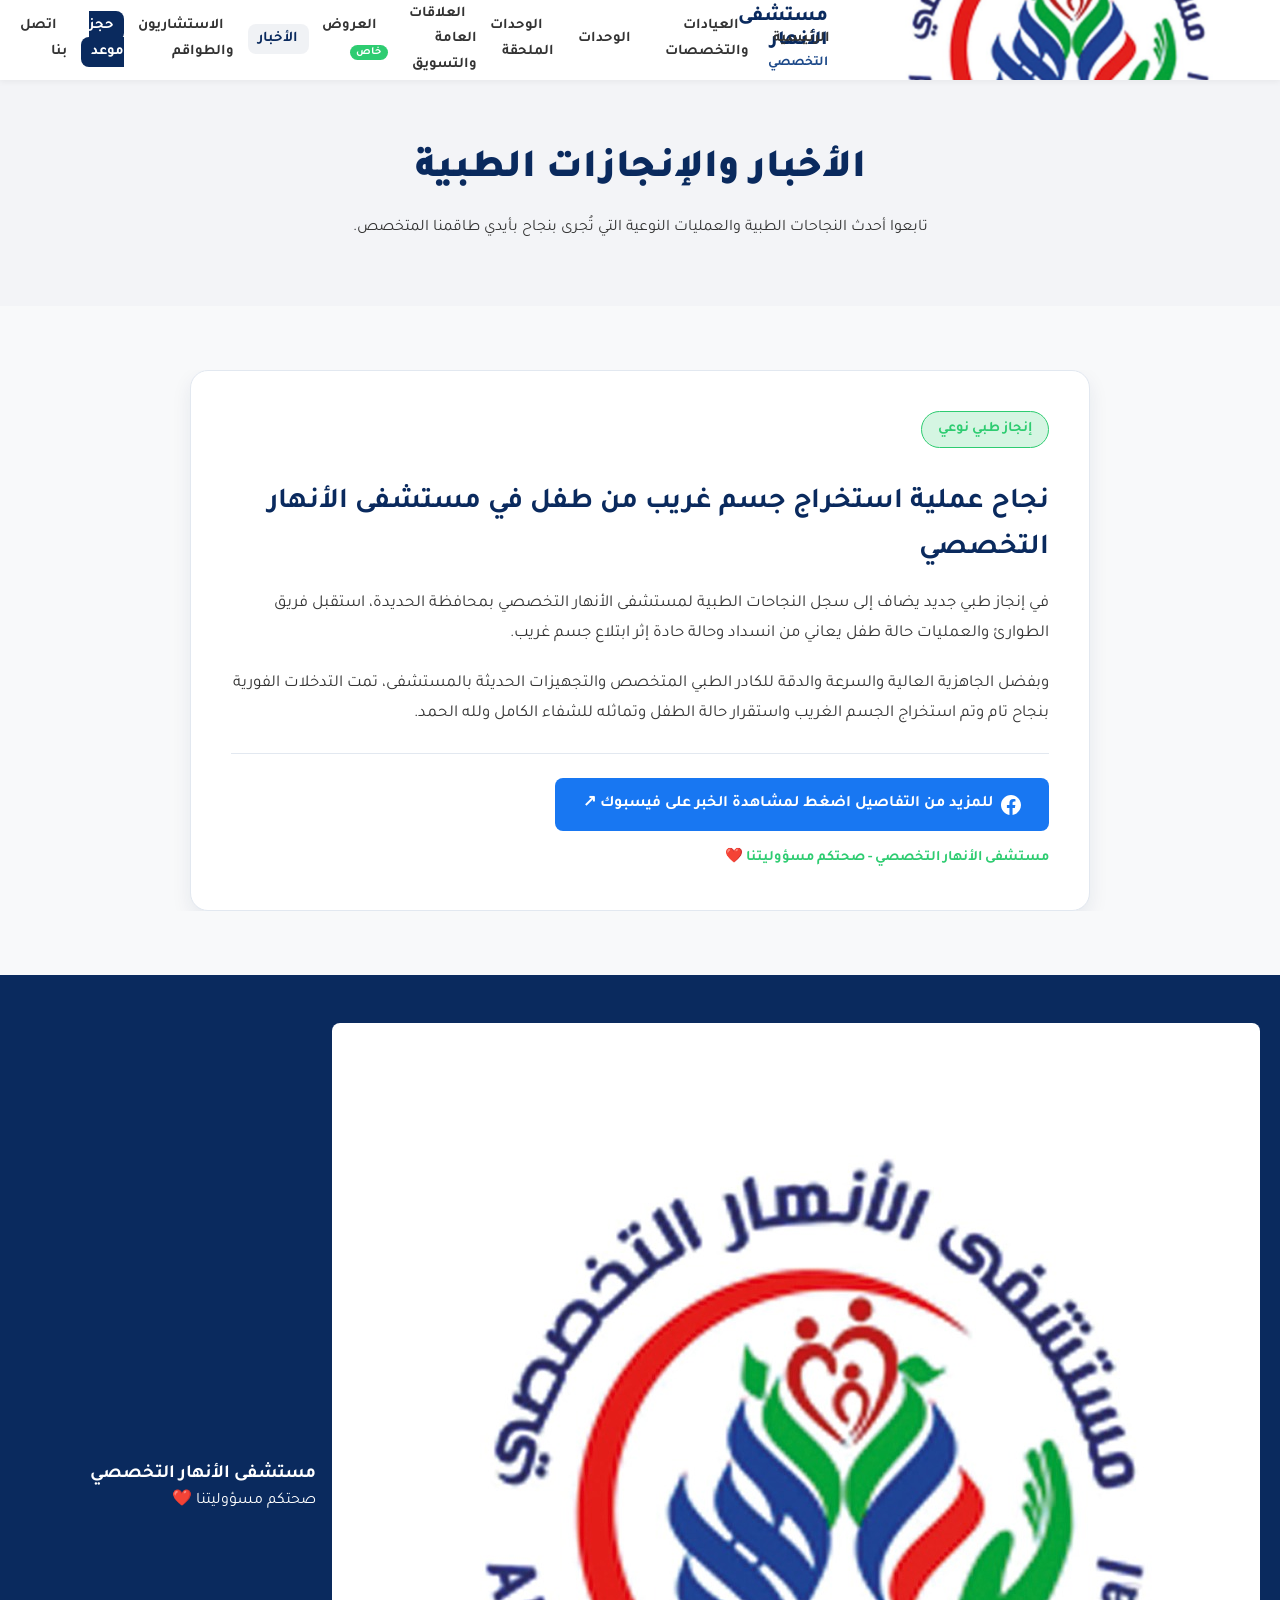
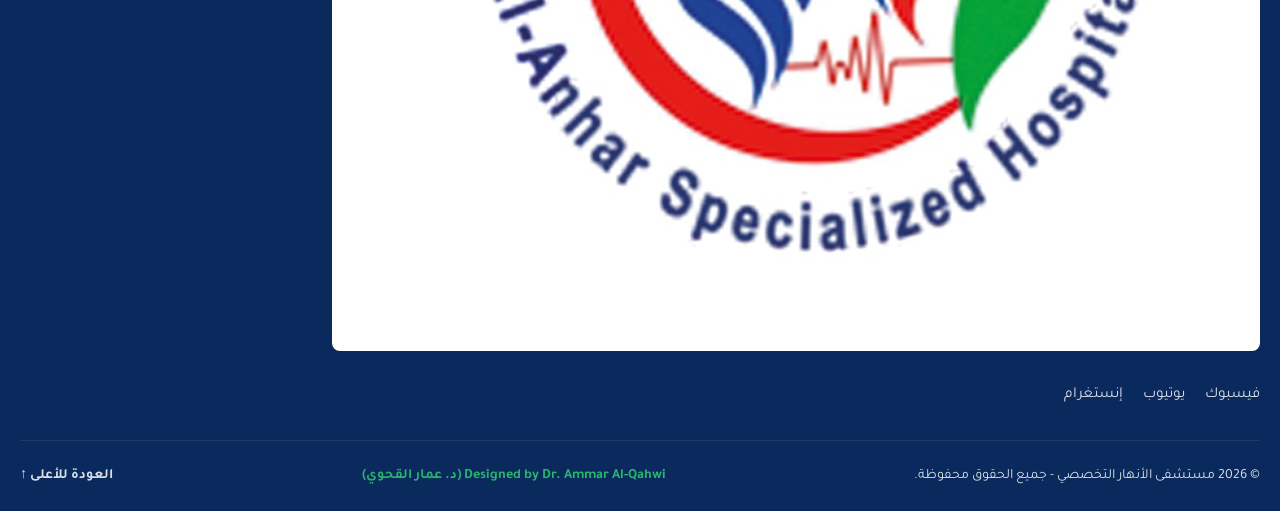
<file: news.html>
<!DOCTYPE html>
<html lang="ar" dir="rtl">
<head>
    <meta charset="UTF-8">
    <meta name="viewport" content="width=device-width, initial-scale=1.0">
    <meta name="theme-color" content="#0a2a5e">
    <meta name="description" content="أحدث الأخبار والإنجازات الطبية بمستشفى الأنهار التخصصي بالحديدة.">
    <title>الأخبار والإنجازات الطبية | مستشفى الأنهار التخصصي</title>
    <!-- خط تجوال العربي -->
    <link rel="preconnect" href="https://fonts.googleapis.com">
    <link rel="preconnect" href="https://fonts.gstatic.com" crossorigin>
    <link href="https://fonts.googleapis.com/css2?family=Tajawal:wght@300;400;500;700;800;900&display=swap" rel="stylesheet">
    <!-- أيقونة الموقع -->
    <link rel="icon" type="image/jpeg" href="logo.jpg">
    <!-- استدعاء ملف التنسيقات الموحد -->
    <link rel="stylesheet" href="style.css?v=4">
</head>
<body>

    <!-- 1. القائمة العلوية الموحدة (10 روابط) -->
    <header class="header" id="top">
        <nav class="navbar container" aria-label="القائمة الرئيسية">
            <a href="index.html" class="brand">
                <img src="logo.jpg" alt="شعار مستشفى الأنهار التخصصي" class="brand-logo">
                <span>
                    <strong>مستشفى الأنهار</strong>
                    <small>التخصصي</small>
                </span>
            </a>
            <button class="menu-toggle" id="menuToggle" aria-label="فتح القائمة" aria-expanded="false" aria-controls="navLinks">
                <span></span><span></span><span></span>
            </button>
            <ul class="nav-links" id="navLinks">
                <li><a href="index.html">الرئيسية</a></li>
                <li><a href="clinics.html">العيادات والتخصصات</a></li>
                <li><a href="units.html">الوحدات</a></li>
                <li><a href="ancillary.html">الوحدات الملحقة</a></li>
                <li><a href="pr.html">العلاقات العامة والتسويق</a></li>
                <li><a href="offers.html" class="nav-offer-link">العروض <span class="nav-badge">خاص</span></a></li>
                <li><a href="news.html" class="nav-active">الأخبار</a></li>
                <li><a href="doctors.html">الاستشاريون والطواقم</a></li>
                <li><a href="index.html#appointment" class="btn-nav-highlight">حجز موعد</a></li>
                <li><a href="index.html#contact">اتصل بنا</a></li>
            </ul>
        </nav>
    </header>

    <!-- 2. عنوان الصفحة -->
    <section class="page-header section-padding bg-subtle">
        <div class="container text-center">
            <h1 class="hero-title" style="color: var(--primary-navy);">الأخبار والإنجازات الطبية</h1>
            <p class="section-header p" style="max-width: 800px; margin: 0 auto;">
                تابعوا أحدث النجاحات الطبية والعمليات النوعية التي تُجرى بنجاح بأيدي طاقمنا المتخصص.
            </p>
        </div>
    </section>

    <!-- 3. المقال الطبي الأصلي ورابط الفيسبوك -->
    <main class="section-padding">
        <div class="container">
            
            <article class="appointment-form-container" style="max-width: 900px; margin: 0 auto;">
                <span class="hero-badge">إنجاز طبي نوعي</span>
                <h2 style="color: var(--primary-navy); margin: 0.75rem 0 1rem; font-size: 1.8rem;">
                    نجاح عملية استخراج جسم غريب من طفل في مستشفى الأنهار التخصصي
                </h2>
                
                <p style="font-size: 1.05rem; line-height: 1.8; color: var(--text-main); margin-bottom: 1.25rem;">
                    في إنجاز طبي جديد يضاف إلى سجل النجاحات الطبية لمستشفى الأنهار التخصصي بمحافظة الحديدة، استقبل فريق الطوارئ والعمليات حالة طفل يعاني من انسداد وحالة حادة إثر ابتلاع جسم غريب.
                </p>

                <p style="font-size: 1.05rem; line-height: 1.8; color: var(--text-main); margin-bottom: 1.5rem;">
                    وبفضل الجاهزية العالية والسرعة والدقة للكادر الطبي المتخصص والتجهيزات الحديثة بالمستشفى، تمت التدخلات الفورية بنجاح تام وتم استخراج الجسم الغريب واستقرار حالة الطفل وتماثله للشفاء الكامل ولله الحمد.
                </p>

                <!-- زر الفيسبوك المباشر الرسمي المزود بالـ SVG -->
                <div style="border-top: 1px solid var(--border-color); padding-top: 1.5rem; margin-top: 1.5rem; display: flex; align-items: center; justify-content: space-between; flex-wrap: wrap; gap: 1rem;">
                    <a href="https://www.facebook.com/share/184HiWcWcP/" target="_blank" rel="noopener noreferrer" class="btn" style="background-color: #1877F2; color: #ffffff; gap: 0.5rem;">
                        <svg width="20" height="20" fill="currentColor" viewBox="0 0 24 24" aria-hidden="true">
                            <path d="M24 12.073c0-6.627-5.373-12-12-12s-12 5.373-12 12c0 5.99 4.388 10.954 10.125 11.854v-8.385H7.078v-3.47h3.047V9.43c0-3.007 1.792-4.669 4.533-4.669 1.312 0 2.686.235 2.686.235v2.953H15.83c-1.491 0-1.956.925-1.956 1.874v2.25h3.328l-.532 3.47h-2.796v8.385C19.612 23.027 24 18.062 24 12.073z"/>
                        </svg>
                        <span>للمزيد من التفاصيل اضغط لمشاهدة الخبر على فيسبوك ↗</span>
                    </a>
                    <span style="color: var(--accent-green); font-weight: 700; font-size: 0.9rem;">مستشفى الأنهار التخصصي - صحتكم مسؤوليتنا ❤️</span>
                </div>
            </article>

        </div>
    </main>

    <!-- 4. الترويسة السفلية الموحدة (Footer) -->
    <footer class="footer">
        <div class="container footer-content">
            <div class="footer-brand">
                <img src="logo.jpg" alt="شعار المستشفى" class="footer-logo">
                <div>
                    <h3>مستشفى الأنهار التخصصي</h3>
                    <p>صحتكم مسؤوليتنا ❤️</p>
                </div>
            </div>
            <div class="footer-social">
                <a href="https://www.facebook.com/share/184HiWcWcP/" target="_blank" rel="noopener noreferrer">فيسبوك</a>
                <a href="https://youtube.com" target="_blank" rel="noopener noreferrer">يوتيوب</a>
                <a href="https://instagram.com" target="_blank" rel="noopener noreferrer">إنستغرام</a>
            </div>
            <div class="footer-bottom">
                <p>© 2026 مستشفى الأنهار التخصصي - جميع الحقوق محفوظة.</p>
                <p class="designer-credit">Designed by Dr. Ammar Al-Qahwi (د. عمار القحوي)</p>
                <a href="#top" class="back-to-top">العودة للأعلى ↑</a>
            </div>
        </div>
    </footer>

    <script src="script.js?v=4"></script>
</body>
</html>
</file>
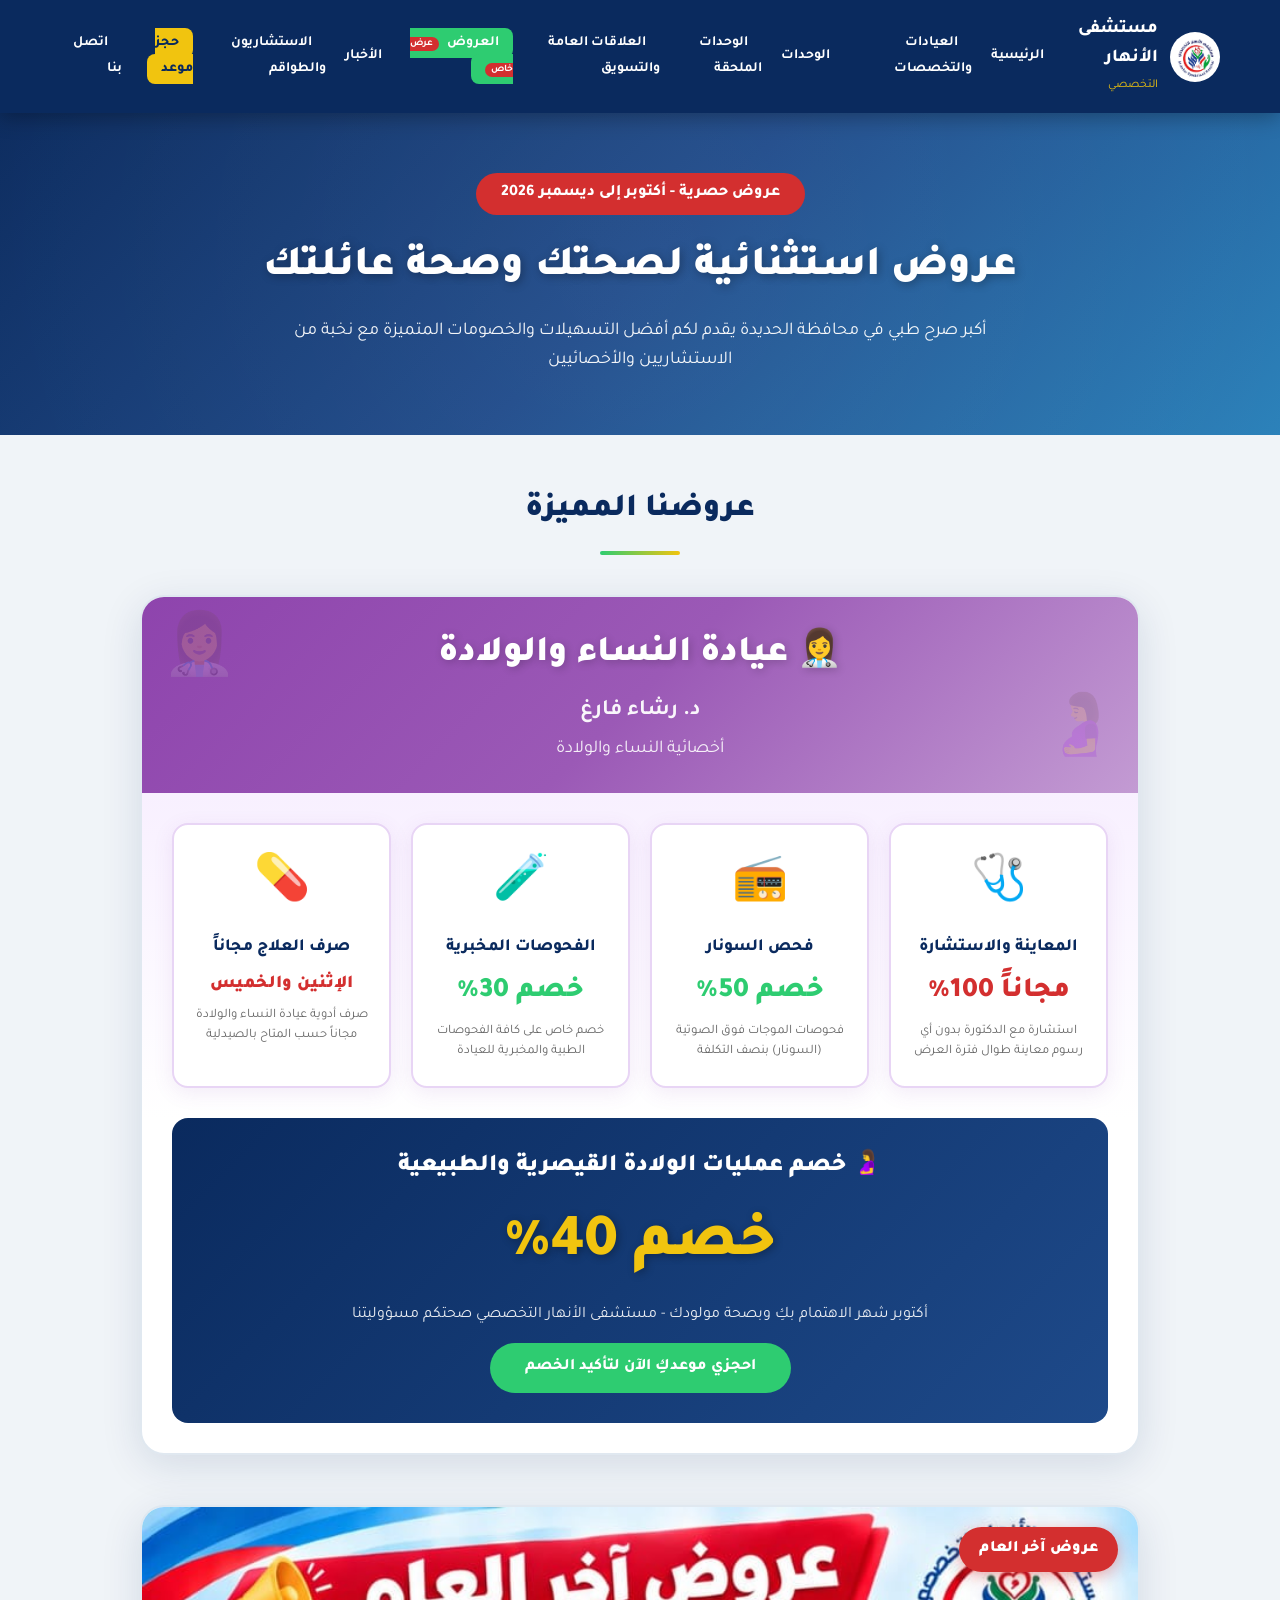
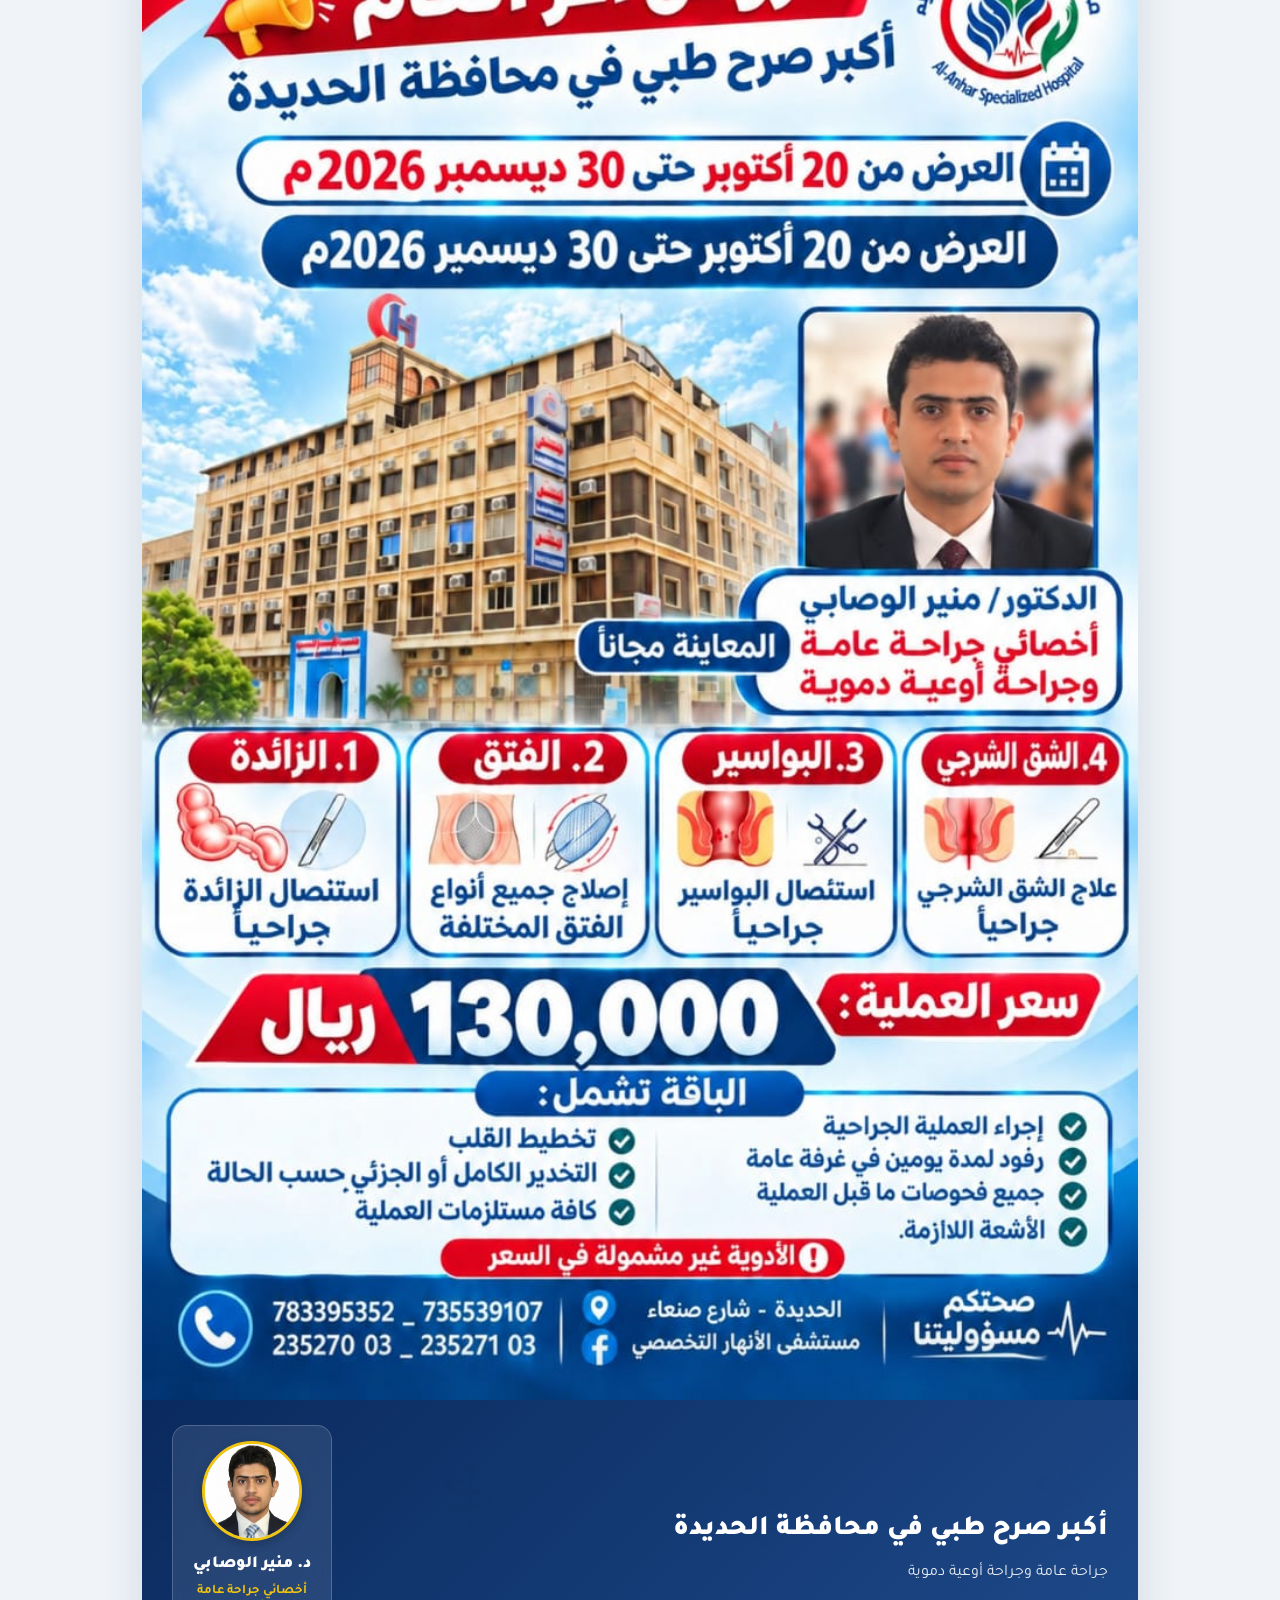
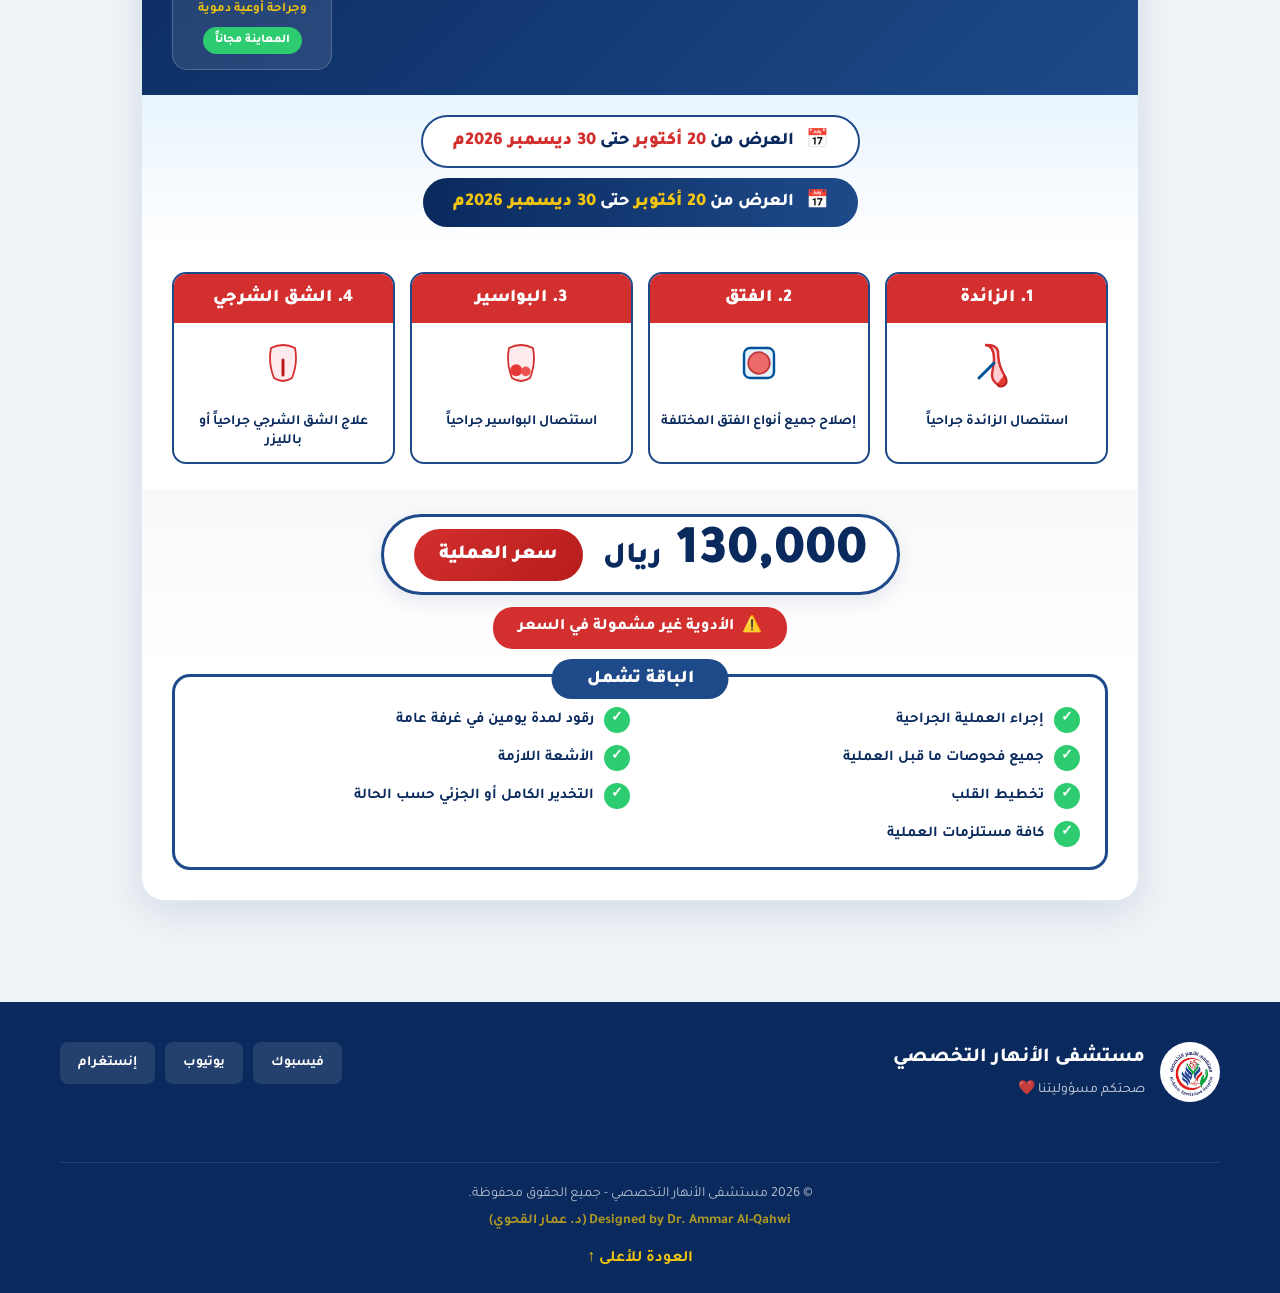
<file: offers.html>
<!DOCTYPE html>
<html lang="ar" dir="rtl">
<head>
    <meta charset="UTF-8">
    <meta name="viewport" content="width=device-width, initial-scale=1.0">
    <meta name="theme-color" content="#0a2a5e">
    <meta name="description" content="عروض وخصومات مستشفى الأنهار التخصصي - عيادات د. رشاء فارغ ود. منير الوصابي">
    <title>العروض والخصومات | مستشفى الأنهار التخصصي</title>
    <link rel="preconnect" href="https://fonts.googleapis.com">
    <link rel="preconnect" href="https://fonts.gstatic.com" crossorigin>
    <link href="https://fonts.googleapis.com/css2?family=Cairo:wght@400;600;700;800;900&family=Tajawal:wght@300;400;500;700;800;900&display=swap" rel="stylesheet">
    <link rel="icon" type="image/jpeg" href="logo.jpg">
    <style>
        :root {
            --primary-navy: #0a2a5e;
            --secondary-blue: #1e4a8a;
            --accent-green: #2ecc71;
            --accent-red: #d32f2f;
            --accent-gold: #f1c40f;
            --white: #ffffff;
            --light-bg: #f0f4f8;
            --card-shadow: 0 10px 40px rgba(10, 42, 94, 0.12);
        }

        * {
            margin: 0;
            padding: 0;
            box-sizing: border-box;
        }

        body {
            font-family: 'Tajawal', 'Cairo', sans-serif;
            background-color: var(--light-bg);
            color: #333;
            line-height: 1.6;
        }

        .container {
            max-width: 1200px;
            margin: 0 auto;
            padding: 0 20px;
        }

        /* ============ NAVBAR ============ */
        .header {
            background: var(--primary-navy);
            padding: 15px 0;
            position: sticky;
            top: 0;
            z-index: 1000;
            box-shadow: 0 4px 20px rgba(0,0,0,0.3);
        }

        .navbar {
            display: flex;
            justify-content: space-between;
            align-items: center;
        }

        .brand {
            display: flex;
            align-items: center;
            gap: 12px;
            color: white;
            text-decoration: none;
        }

        .brand-logo {
            width: 50px;
            height: 50px;
            border-radius: 50%;
            object-fit: cover;
        }

        .brand strong {
            display: block;
            font-size: 18px;
            font-weight: 800;
        }

        .brand small {
            font-size: 12px;
            color: var(--accent-gold);
        }

        .nav-links {
            display: flex;
            list-style: none;
            gap: 5px;
            align-items: center;
        }

        .nav-links a {
            color: white;
            text-decoration: none;
            padding: 8px 14px;
            border-radius: 8px;
            font-size: 14px;
            font-weight: 600;
            transition: all 0.3s;
        }

        .nav-links a:hover {
            background: rgba(255,255,255,0.1);
        }

        .nav-active {
            background: var(--accent-green) !important;
            color: white !important;
        }

        .nav-badge {
            background: var(--accent-red);
            color: white;
            font-size: 10px;
            padding: 2px 6px;
            border-radius: 10px;
            margin-right: 5px;
        }

        .btn-nav-highlight {
            background: var(--accent-gold) !important;
            color: var(--primary-navy) !important;
            font-weight: 800 !important;
        }

        .menu-toggle {
            display: none;
            background: none;
            border: none;
            cursor: pointer;
            padding: 5px;
        }

        .menu-toggle span {
            display: block;
            width: 25px;
            height: 3px;
            background: white;
            margin: 5px 0;
            border-radius: 3px;
            transition: 0.3s;
        }

        /* ============ PAGE HEADER ============ */
        .page-header {
            background: linear-gradient(135deg, var(--primary-navy) 0%, var(--secondary-blue) 50%, #2980b9 100%);
            padding: 60px 20px;
            text-align: center;
            color: white;
            position: relative;
            overflow: hidden;
        }

        .page-header::before {
            content: '';
            position: absolute;
            top: -50%;
            left: -50%;
            width: 200%;
            height: 200%;
            background: radial-gradient(circle, rgba(255,255,255,0.05) 0%, transparent 70%);
            animation: rotate 20s linear infinite;
        }

        @keyframes rotate {
            from { transform: rotate(0deg); }
            to { transform: rotate(360deg); }
        }

        .hero-badge {
            display: inline-block;
            background: var(--accent-red);
            color: white;
            padding: 8px 25px;
            border-radius: 30px;
            font-size: 16px;
            font-weight: 800;
            margin-bottom: 20px;
            position: relative;
            z-index: 1;
            animation: pulse 2s ease-in-out infinite;
        }

        @keyframes pulse {
            0%, 100% { transform: scale(1); }
            50% { transform: scale(1.05); }
        }

        .hero-title {
            font-size: 42px;
            font-weight: 900;
            color: white;
            margin-bottom: 15px;
            position: relative;
            z-index: 1;
            text-shadow: 2px 2px 10px rgba(0,0,0,0.3);
        }

        .page-header p {
            font-size: 18px;
            opacity: 0.95;
            max-width: 700px;
            margin: 0 auto;
            position: relative;
            z-index: 1;
        }

        /* ============ OFFERS SECTION ============ */
        .offers-section {
            padding: 50px 0;
        }

        .section-title {
            text-align: center;
            font-size: 32px;
            font-weight: 900;
            color: var(--primary-navy);
            margin-bottom: 40px;
            position: relative;
        }

        .section-title::after {
            content: '';
            display: block;
            width: 80px;
            height: 4px;
            background: linear-gradient(90deg, var(--accent-green), var(--accent-gold));
            margin: 15px auto 0;
            border-radius: 2px;
        }

        /* ============ OFFER CARD (Common) ============ */
        .offer-poster {
            max-width: 1000px;
            margin: 0 auto 50px;
            background: white;
            border-radius: 24px;
            overflow: hidden;
            box-shadow: var(--card-shadow);
            border: 2px solid #e0e8f0;
        }

        /* ============ OFFER 1: DR. RASHA ============ */
        .offer-rasha-header {
            background: linear-gradient(135deg, #8e44ad 0%, #9b59b6 50%, #c39bd3 100%);
            padding: 30px;
            text-align: center;
            color: white;
            position: relative;
            overflow: hidden;
        }

        .offer-rasha-header::before {
            content: '👩‍⚕️';
            position: absolute;
            top: 10px;
            left: 20px;
            font-size: 60px;
            opacity: 0.15;
        }

        .offer-rasha-header::after {
            content: '🤰';
            position: absolute;
            bottom: 10px;
            right: 20px;
            font-size: 60px;
            opacity: 0.15;
        }

        .offer-rasha-header h2 {
            font-size: 36px;
            font-weight: 900;
            margin-bottom: 10px;
            text-shadow: 2px 2px 8px rgba(0,0,0,0.2);
        }

        .offer-rasha-header .doctor-name-display {
            font-size: 22px;
            font-weight: 700;
            opacity: 0.95;
        }

        .offer-rasha-header .specialty-display {
            font-size: 18px;
            margin-top: 5px;
            opacity: 0.9;
        }

        .rasha-offers-grid {
            display: grid;
            grid-template-columns: repeat(4, 1fr);
            gap: 20px;
            padding: 30px;
            background: linear-gradient(180deg, #f8f0ff 0%, #ffffff 100%);
        }

        .rasha-offer-card {
            background: white;
            border-radius: 16px;
            padding: 25px 15px;
            text-align: center;
            box-shadow: 0 5px 20px rgba(142, 68, 173, 0.1);
            border: 2px solid #e8d5f5;
            transition: all 0.3s;
            position: relative;
            overflow: hidden;
        }

        .rasha-offer-card:hover {
            transform: translateY(-5px);
            box-shadow: 0 10px 30px rgba(142, 68, 173, 0.2);
        }

        .rasha-offer-card .offer-icon {
            font-size: 45px;
            margin-bottom: 12px;
        }

        .rasha-offer-card h4 {
            font-size: 17px;
            font-weight: 800;
            color: var(--primary-navy);
            margin-bottom: 8px;
        }

        .rasha-offer-card .discount-value {
            font-size: 28px;
            font-weight: 900;
            color: var(--accent-green);
            margin-bottom: 8px;
        }

        .rasha-offer-card .discount-value.free {
            color: var(--accent-red);
        }

        .rasha-offer-card p {
            font-size: 13px;
            color: #666;
            line-height: 1.5;
        }

        .rasha-birth-offer {
            background: linear-gradient(135deg, var(--primary-navy) 0%, var(--secondary-blue) 100%);
            color: white;
            padding: 30px;
            text-align: center;
            margin: 0 30px 30px;
            border-radius: 16px;
            position: relative;
        }

        .rasha-birth-offer h3 {
            font-size: 24px;
            font-weight: 900;
            margin-bottom: 10px;
        }

        .rasha-birth-offer .big-discount {
            font-size: 60px;
            font-weight: 900;
            color: var(--accent-gold);
            text-shadow: 2px 2px 8px rgba(0,0,0,0.3);
        }

        .rasha-birth-offer p {
            font-size: 16px;
            opacity: 0.9;
            margin-top: 10px;
        }

        .rasha-birth-offer .btn-book {
            display: inline-block;
            background: var(--accent-green);
            color: white;
            padding: 12px 35px;
            border-radius: 30px;
            text-decoration: none;
            font-weight: 800;
            font-size: 16px;
            margin-top: 15px;
            transition: all 0.3s;
        }

        .rasha-birth-offer .btn-book:hover {
            background: #27ae60;
            transform: scale(1.05);
        }

        /* ============ OFFER 2: DR. MUNIR ============ */
        
        /* Poster Banner Image */
        .munir-poster-banner {
            position: relative;
            width: 100%;
            overflow: hidden;
            background: linear-gradient(135deg, #e8f4fd 0%, #ffffff 100%);
        }

        .munir-poster-banner img {
            width: 100%;
            height: auto;
            display: block;
            transition: transform 0.5s ease;
        }

        .munir-poster-banner:hover img {
            transform: scale(1.02);
        }

        .munir-poster-overlay {
            position: absolute;
            bottom: 0;
            left: 0;
            right: 0;
            height: 80px;
            background: linear-gradient(transparent, rgba(10, 42, 94, 0.1));
            pointer-events: none;
        }

        .munir-poster-badge {
            position: absolute;
            top: 20px;
            right: 20px;
            background: var(--accent-red);
            color: white;
            padding: 10px 20px;
            border-radius: 30px;
            font-size: 16px;
            font-weight: 900;
            box-shadow: 0 4px 15px rgba(211, 47, 47, 0.4);
            animation: pulse 2s ease-in-out infinite;
            z-index: 2;
        }

        /* Header Info Below Poster */
        .offer-munir-header {
            background: linear-gradient(135deg, var(--primary-navy) 0%, var(--secondary-blue) 100%);
            padding: 25px 30px;
            display: flex;
            justify-content: space-between;
            align-items: center;
            color: white;
            position: relative;
            overflow: hidden;
        }

        .offer-munir-header::before {
            content: '';
            position: absolute;
            top: 0;
            left: 0;
            right: 0;
            bottom: 0;
            background: url('data:image/svg+xml,<svg xmlns="http://www.w3.org/2000/svg" viewBox="0 0 100 100"><text y="50" font-size="40" opacity="0.05">⚕</text></svg>');
            opacity: 0.3;
        }

        .munir-header-content {
            position: relative;
            z-index: 1;
        }

        .munir-header-content h2 {
            font-size: 28px;
            font-weight: 900;
            margin-bottom: 8px;
        }

        .munir-header-content .subtitle {
            font-size: 16px;
            opacity: 0.9;
        }

        .munir-doctor-info {
            position: relative;
            z-index: 1;
            text-align: center;
            background: rgba(255,255,255,0.1);
            padding: 15px 20px;
            border-radius: 15px;
            backdrop-filter: blur(10px);
            border: 1px solid rgba(255,255,255,0.2);
        }

        .munir-doctor-photo {
            width: 100px;
            height: 100px;
            border-radius: 50%;
            border: 3px solid var(--accent-gold);
            overflow: hidden;
            margin: 0 auto 10px;
            background: #e3f2fd;
            box-shadow: 0 4px 10px rgba(0,0,0,0.2);
        }

        .munir-doctor-photo img {
            width: 100%;
            height: 100%;
            object-fit: cover;
            object-position: top center;
        }

        .munir-doctor-info h3 {
            font-size: 17px;
            font-weight: 900;
            margin-bottom: 5px;
        }

        .munir-doctor-info .specialty {
            font-size: 13px;
            color: var(--accent-gold);
            font-weight: 700;
            line-height: 1.4;
        }

        .free-exam-badge-munir {
            display: inline-block;
            background: var(--accent-green);
            color: white;
            padding: 4px 12px;
            border-radius: 15px;
            font-size: 12px;
            font-weight: 800;
            margin-top: 8px;
        }

        /* Date Pills */
        .date-pills {
            display: flex;
            flex-direction: column;
            align-items: center;
            gap: 10px;
            padding: 20px 30px;
            background: linear-gradient(180deg, #e8f4fd 0%, #ffffff 100%);
        }

        .date-pill {
            display: flex;
            align-items: center;
            gap: 12px;
            padding: 10px 30px;
            border-radius: 30px;
            font-size: 18px;
            font-weight: 800;
        }

        .date-pill-white {
            background: white;
            border: 2px solid var(--secondary-blue);
            color: var(--primary-navy);
        }

        .date-pill-blue {
            background: linear-gradient(90deg, var(--primary-navy), var(--secondary-blue));
            color: white;
        }

        .date-pill .date-highlight {
            color: var(--accent-red);
            font-weight: 900;
        }

        .date-pill-blue .date-highlight {
            color: var(--accent-gold);
        }

        /* Services Grid */
        .munir-services {
            display: grid;
            grid-template-columns: repeat(4, 1fr);
            gap: 15px;
            padding: 25px 30px;
        }

        .munir-service-card {
            background: white;
            border: 2px solid var(--secondary-blue);
            border-radius: 14px;
            overflow: hidden;
            text-align: center;
            transition: all 0.3s;
        }

        .munir-service-card:hover {
            transform: translateY(-3px);
            box-shadow: 0 8px 25px rgba(10, 42, 94, 0.15);
        }

        .munir-service-header {
            background: var(--accent-red);
            color: white;
            padding: 10px;
            font-size: 18px;
            font-weight: 900;
        }

        .munir-service-icon {
            height: 80px;
            display: flex;
            align-items: center;
            justify-content: center;
            padding: 10px;
        }

        .munir-service-icon svg {
            width: 60px;
            height: 60px;
        }

        .munir-service-text {
            padding: 10px;
            font-size: 14px;
            font-weight: 700;
            color: var(--primary-navy);
            line-height: 1.4;
        }

        /* Price Section */
        .munir-price-section {
            display: flex;
            flex-direction: column;
            align-items: center;
            gap: 12px;
            padding: 25px 30px;
            background: linear-gradient(180deg, #f8f9fa 0%, #ffffff 100%);
        }

        .munir-price-banner {
            display: flex;
            align-items: center;
            gap: 20px;
            background: white;
            border: 3px solid var(--secondary-blue);
            border-radius: 50px;
            padding: 10px 30px;
            box-shadow: 0 6px 20px rgba(10, 42, 94, 0.1);
        }

        .munir-price-amount {
            font-size: 55px;
            font-weight: 900;
            color: var(--primary-navy);
            line-height: 1;
        }

        .munir-price-currency {
            font-size: 30px;
            font-weight: 900;
            color: var(--primary-navy);
        }

        .munir-price-label {
            background: linear-gradient(135deg, var(--accent-red), #b71c1c);
            color: white;
            padding: 10px 25px;
            border-radius: 30px;
            font-size: 20px;
            font-weight: 900;
        }

        .meds-warning {
            background: var(--accent-red);
            color: white;
            padding: 8px 25px;
            border-radius: 20px;
            font-size: 16px;
            font-weight: 800;
            display: flex;
            align-items: center;
            gap: 8px;
        }

        /* Package Box */
        .munir-package {
            margin: 0 30px 30px;
            background: white;
            border: 3px solid var(--secondary-blue);
            border-radius: 18px;
            padding: 30px 25px 20px;
            position: relative;
        }

        .munir-package-title {
            position: absolute;
            top: -18px;
            right: 50%;
            transform: translateX(50%);
            background: var(--secondary-blue);
            color: white;
            padding: 6px 35px;
            border-radius: 25px;
            font-size: 18px;
            font-weight: 900;
            white-space: nowrap;
        }

        .munir-package-grid {
            display: grid;
            grid-template-columns: 1fr 1fr;
            gap: 12px 20px;
        }

        .munir-package-item {
            display: flex;
            align-items: center;
            gap: 10px;
        }

        .munir-check {
            width: 26px;
            height: 26px;
            background: var(--accent-green);
            color: white;
            border-radius: 50%;
            display: flex;
            align-items: center;
            justify-content: center;
            font-weight: 900;
            font-size: 14px;
            flex-shrink: 0;
        }

        .munir-package-item span {
            font-size: 15px;
            font-weight: 700;
            color: var(--primary-navy);
        }

        /* ============ FOOTER ============ */
        .footer {
            background: var(--primary-navy);
            color: white;
            padding: 40px 0 20px;
        }

        .footer-content {
            display: flex;
            justify-content: space-between;
            align-items: flex-start;
            gap: 30px;
            flex-wrap: wrap;
        }

        .footer-brand {
            display: flex;
            align-items: center;
            gap: 15px;
        }

        .footer-logo {
            width: 60px;
            height: 60px;
            border-radius: 50%;
            object-fit: cover;
        }

        .footer-brand h3 {
            font-size: 20px;
            font-weight: 800;
            margin-bottom: 5px;
        }

        .footer-brand p {
            font-size: 14px;
            opacity: 0.8;
        }

        .footer-social {
            display: flex;
            gap: 10px;
        }

        .footer-social a {
            background: rgba(255,255,255,0.1);
            color: white;
            padding: 10px 18px;
            border-radius: 8px;
            text-decoration: none;
            font-weight: 700;
            font-size: 14px;
            transition: all 0.3s;
        }

        .footer-social a:hover {
            background: var(--accent-green);
        }

        .footer-bottom {
            width: 100%;
            text-align: center;
            margin-top: 30px;
            padding-top: 20px;
            border-top: 1px solid rgba(255,255,255,0.1);
        }

        .footer-bottom p {
            font-size: 14px;
            opacity: 0.7;
            margin-bottom: 5px;
        }

        .designer-credit {
            color: var(--accent-gold) !important;
            font-weight: 700;
        }

        .back-to-top {
            display: inline-block;
            margin-top: 10px;
            color: var(--accent-gold);
            text-decoration: none;
            font-weight: 700;
        }

        /* ============ RESPONSIVE ============ */
        @media (max-width: 992px) {
            .rasha-offers-grid {
                grid-template-columns: repeat(2, 1fr);
            }
            .munir-services {
                grid-template-columns: repeat(2, 1fr);
            }
        }

        @media (max-width: 768px) {
            .nav-links {
                display: none;
                position: absolute;
                top: 100%;
                right: 0;
                left: 0;
                background: var(--primary-navy);
                flex-direction: column;
                padding: 20px;
                gap: 10px;
            }

            .nav-links.active {
                display: flex;
            }

            .menu-toggle {
                display: block;
            }

            .hero-title {
                font-size: 28px;
            }

            .offer-munir-header {
                flex-direction: column;
                gap: 20px;
                text-align: center;
            }

            .rasha-offers-grid {
                grid-template-columns: 1fr;
            }

            .munir-services {
                grid-template-columns: 1fr;
            }

            .munir-package-grid {
                grid-template-columns: 1fr;
            }

            .munir-price-banner {
                flex-direction: column;
                border-radius: 20px;
            }

            .footer-content {
                flex-direction: column;
                text-align: center;
            }

            .footer-brand {
                flex-direction: column;
            }

            .munir-poster-badge {
                top: 10px;
                right: 10px;
                font-size: 13px;
                padding: 8px 15px;
            }
        }
    </style>
</head>
<body>

    <!-- ========== NAVBAR ========== -->
    <header class="header" id="top">
        <nav class="navbar container" aria-label="القائمة الرئيسية">
            <a href="index.html" class="brand">
                <img src="logo.jpg" alt="شعار مستشفى الأنهار التخصصي" class="brand-logo">
                <span>
                    <strong>مستشفى الأنهار</strong>
                    <small>التخصصي</small>
                </span>
            </a>
            <button class="menu-toggle" id="menuToggle" aria-label="فتح القائمة">
                <span></span><span></span><span></span>
            </button>
            <ul class="nav-links" id="navLinks">
                <li><a href="index.html">الرئيسية</a></li>
                <li><a href="clinics.html">العيادات والتخصصات</a></li>
                <li><a href="units.html">الوحدات</a></li>
                <li><a href="ancillary.html">الوحدات الملحقة</a></li>
                <li><a href="pr.html">العلاقات العامة والتسويق</a></li>
                <li><a href="offers.html" class="nav-active">العروض <span class="nav-badge">عرض خاص</span></a></li>
                <li><a href="news.html">الأخبار</a></li>
                <li><a href="doctors.html">الاستشاريون والطواقم</a></li>
                <li><a href="index.html#appointment" class="btn-nav-highlight">حجز موعد</a></li>
                <li><a href="index.html#contact">اتصل بنا</a></li>
            </ul>
        </nav>
    </header>

    <!-- ========== PAGE HEADER ========== -->
    <section class="page-header">
        <div class="container">
            <span class="hero-badge">عروض حصرية - أكتوبر إلى ديسمبر 2026</span>
            <h1 class="hero-title">عروض استثنائية لصحتك وصحة عائلتك</h1>
            <p>أكبر صرح طبي في محافظة الحديدة يقدم لكم أفضل التسهيلات والخصومات المتميزة مع نخبة من الاستشاريين والأخصائيين</p>
        </div>
    </section>

    <!-- ========== OFFERS SECTION ========== -->
    <main class="offers-section">
        <div class="container">
            <h2 class="section-title">عروضنا المميزة</h2>

            <!-- ==================== OFFER 1: DR. RASHA ==================== -->
            <div class="offer-poster">
                <!-- Header -->
                <div class="offer-rasha-header">
                    <h2>👩‍⚕️ عيادة النساء والولادة</h2>
                    <div class="doctor-name-display">د. رشاء فارغ</div>
                    <div class="specialty-display">أخصائية النساء والولادة</div>
                </div>

                <!-- Offers Grid -->
                <div class="rasha-offers-grid">
                    <!-- Offer 1 -->
                    <div class="rasha-offer-card">
                        <div class="offer-icon">🩺</div>
                        <h4>المعاينة والاستشارة</h4>
                        <div class="discount-value free">مجاناً 100%</div>
                        <p>استشارة مع الدكتورة بدون أي رسوم معاينة طوال فترة العرض</p>
                    </div>

                    <!-- Offer 2 -->
                    <div class="rasha-offer-card">
                        <div class="offer-icon">📻</div>
                        <h4>فحص السونار</h4>
                        <div class="discount-value">خصم 50%</div>
                        <p>فحوصات الموجات فوق الصوتية (السونار) بنصف التكلفة</p>
                    </div>

                    <!-- Offer 3 -->
                    <div class="rasha-offer-card">
                        <div class="offer-icon">🧪</div>
                        <h4>الفحوصات المخبرية</h4>
                        <div class="discount-value">خصم 30%</div>
                        <p>خصم خاص على كافة الفحوصات الطبية والمخبرية للعيادة</p>
                    </div>

                    <!-- Offer 4 -->
                    <div class="rasha-offer-card">
                        <div class="offer-icon">💊</div>
                        <h4>صرف العلاج مجاناً</h4>
                        <div class="discount-value free" style="font-size: 18px;">الإثنين والخميس</div>
                        <p>صرف أدوية عيادة النساء والولادة مجاناً حسب المتاح بالصيدلية</p>
                    </div>
                </div>

                <!-- Birth Offer -->
                <div class="rasha-birth-offer">
                    <h3>🤰 خصم عمليات الولادة القيصرية والطبيعية</h3>
                    <div class="big-discount">خصم 40%</div>
                    <p>أكتوبر شهر الاهتمام بكِ وبصحة مولودك - مستشفى الأنهار التخصصي صحتكم مسؤوليتنا</p>
                    <a href="index.html#appointment" class="btn-book">احجزي موعدكِ الآن لتأكيد الخصم</a>
                </div>
            </div>

            <!-- ==================== OFFER 2: DR. MUNIR ==================== -->
            <div class="offer-poster">
                
                <!-- Poster Banner Image (mener.png) -->
                <div class="munir-poster-banner">
                    <div class="munir-poster-badge">عروض آخر العام</div>
                    <img src="mener.png" alt="إعلان عروض د. منير الوصابي - مستشفى الأنهار التخصصي">
                    <div class="munir-poster-overlay"></div>
                </div>

                <!-- Header Info Below Poster -->
                <div class="offer-munir-header">
                    <div class="munir-header-content">
                        <h2>أكبر صرح طبي في محافظة الحديدة</h2>
                        <div class="subtitle">جراحة عامة وجراحة أوعية دموية</div>
                    </div>
                    <div class="munir-doctor-info">
                        <div class="munir-doctor-photo">
                            <!-- ⚠️ تم تحديث صورة د. منير الوصابي هنا -->
                            <img src="menerperson.png" alt="د. منير الوصابي">
                        </div>
                        <h3>د. منير الوصابي</h3>
                        <div class="specialty">أخصائي جراحة عامة<br>وجراحة أوعية دموية</div>
                        <span class="free-exam-badge-munir">المعاينة مجاناً</span>
                    </div>
                </div>

                <!-- Date Pills -->
                <div class="date-pills">
                    <div class="date-pill date-pill-white">
                        <span>📅</span>
                        <span>العرض من <span class="date-highlight">20 أكتوبر</span> حتى <span class="date-highlight">30 ديسمبر 2026م</span></span>
                    </div>
                    <div class="date-pill date-pill-blue">
                        <span>📅</span>
                        <span>العرض من <span class="date-highlight">20 أكتوبر</span> حتى <span class="date-highlight">30 ديسمبر 2026م</span></span>
                    </div>
                </div>

                <!-- Services Grid -->
                <div class="munir-services">
                    <!-- Service 1 -->
                    <div class="munir-service-card">
                        <div class="munir-service-header">1. الزائدة</div>
                        <div class="munir-service-icon">
                            <svg viewBox="0 0 100 100">
                                <path d="M30 20 C40 20, 45 30, 45 45 C45 60, 35 75, 50 85 C58 90, 68 80, 62 70 C58 63, 52 50, 52 35 C52 20, 40 20, 30 20 Z" fill="#ffcdd2" stroke="#d32f2f" stroke-width="4"/>
                                <path d="M50 85 C52 89, 58 92, 64 86 C68 82, 66 75, 62 70" fill="#e53935" stroke="#b71c1c" stroke-width="3"/>
                                <line x1="20" y1="75" x2="45" y2="50" stroke="#00529b" stroke-width="5" stroke-linecap="round"/>
                            </svg>
                        </div>
                        <div class="munir-service-text">استئصال الزائدة جراحياً</div>
                    </div>

                    <!-- Service 2 -->
                    <div class="munir-service-card">
                        <div class="munir-service-header">2. الفتق</div>
                        <div class="munir-service-icon">
                            <svg viewBox="0 0 100 100">
                                <rect x="25" y="25" width="50" height="50" rx="10" fill="#e3f2fd" stroke="#00529b" stroke-width="4"/>
                                <circle cx="50" cy="50" r="18" fill="#ef5350" opacity="0.85" stroke="#b71c1c" stroke-width="3"/>
                            </svg>
                        </div>
                        <div class="munir-service-text">إصلاح جميع أنواع الفتق المختلفة</div>
                    </div>

                    <!-- Service 3 -->
                    <div class="munir-service-card">
                        <div class="munir-service-header">3. البواسير</div>
                        <div class="munir-service-icon">
                            <svg viewBox="0 0 100 100">
                                <path d="M30 25 Q50 15 70 25 Q75 50 65 75 Q50 85 35 75 Q25 50 30 25 Z" fill="#ffebee" stroke="#d32f2f" stroke-width="3"/>
                                <circle cx="42" cy="62" r="10" fill="#e53935"/>
                                <circle cx="58" cy="64" r="8" fill="#ef5350"/>
                            </svg>
                        </div>
                        <div class="munir-service-text">استئصال البواسير جراحياً</div>
                    </div>

                    <!-- Service 4 -->
                    <div class="munir-service-card">
                        <div class="munir-service-header">4. الشق الشرجي</div>
                        <div class="munir-service-icon">
                            <svg viewBox="0 0 100 100">
                                <path d="M30 25 Q50 15 70 25 Q75 50 65 75 Q50 85 35 75 Q25 50 30 25 Z" fill="#ffebee" stroke="#d32f2f" stroke-width="3"/>
                                <path d="M50 45 L50 70" stroke="#b71c1c" stroke-width="5" stroke-linecap="round"/>
                            </svg>
                        </div>
                        <div class="munir-service-text">علاج الشق الشرجي جراحياً أو بالليزر</div>
                    </div>
                </div>

                <!-- Price Section -->
                <div class="munir-price-section">
                    <div class="munir-price-banner">
                        <div class="munir-price-amount">
                            130,000 <span class="munir-price-currency">ريال</span>
                        </div>
                        <div class="munir-price-label">سعر العملية</div>
                    </div>
                    <div class="meds-warning">
                        <span>⚠️</span>
                        <span>الأدوية غير مشمولة في السعر</span>
                    </div>
                </div>

                <!-- Package Details -->
                <div class="munir-package">
                    <div class="munir-package-title">الباقة تشمل</div>
                    <div class="munir-package-grid">
                        <div class="munir-package-item">
                            <div class="munir-check">✓</div>
                            <span>إجراء العملية الجراحية</span>
                        </div>
                        <div class="munir-package-item">
                            <div class="munir-check">✓</div>
                            <span>رقود لمدة يومين في غرفة عامة</span>
                        </div>
                        <div class="munir-package-item">
                            <div class="munir-check">✓</div>
                            <span>جميع فحوصات ما قبل العملية</span>
                        </div>
                        <div class="munir-package-item">
                            <div class="munir-check">✓</div>
                            <span>الأشعة اللازمة</span>
                        </div>
                        <div class="munir-package-item">
                            <div class="munir-check">✓</div>
                            <span>تخطيط القلب</span>
                        </div>
                        <div class="munir-package-item">
                            <div class="munir-check">✓</div>
                            <span>التخدير الكامل أو الجزئي حسب الحالة</span>
                        </div>
                        <div class="munir-package-item">
                            <div class="munir-check">✓</div>
                            <span>كافة مستلزمات العملية</span>
                        </div>
                    </div>
                </div>
            </div>

        </div>
    </main>

    <!-- ========== FOOTER ========== -->
    <footer class="footer">
        <div class="container footer-content">
            <div class="footer-brand">
                <img src="logo.jpg" alt="شعار المستشفى" class="footer-logo">
                <div>
                    <h3>مستشفى الأنهار التخصصي</h3>
                    <p>صحتكم مسؤوليتنا ❤️</p>
                </div>
            </div>
            <div class="footer-social">
                <a href="https://www.facebook.com/share/184HiWcWcP/" target="_blank" rel="noopener noreferrer">فيسبوك</a>
                <a href="https://youtube.com" target="_blank" rel="noopener noreferrer">يوتيوب</a>
                <a href="https://instagram.com" target="_blank" rel="noopener noreferrer">إنستغرام</a>
            </div>
            <div class="footer-bottom">
                <p>© 2026 مستشفى الأنهار التخصصي - جميع الحقوق محفوظة.</p>
                <p class="designer-credit">Designed by Dr. Ammar Al-Qahwi (د. عمار القحوي)</p>
                <a href="#top" class="back-to-top">العودة للأعلى ↑</a>
            </div>
        </div>
    </footer>

    <script>
        // Mobile Menu Toggle
        const menuToggle = document.getElementById('menuToggle');
        const navLinks = document.getElementById('navLinks');

        menuToggle.addEventListener('click', () => {
            navLinks.classList.toggle('active');
            const isOpen = navLinks.classList.contains('active');
            menuToggle.setAttribute('aria-expanded', isOpen);
        });

        // Close menu when clicking a link
        document.querySelectorAll('.nav-links a').forEach(link => {
            link.addEventListener('click', () => {
                navLinks.classList.remove('active');
            });
        });

        // Smooth scroll for back to top
        document.querySelector('.back-to-top').addEventListener('click', (e) => {
            e.preventDefault();
            window.scrollTo({ top: 0, behavior: 'smooth' });
        });
    </script>
</body>
</html>
</file>
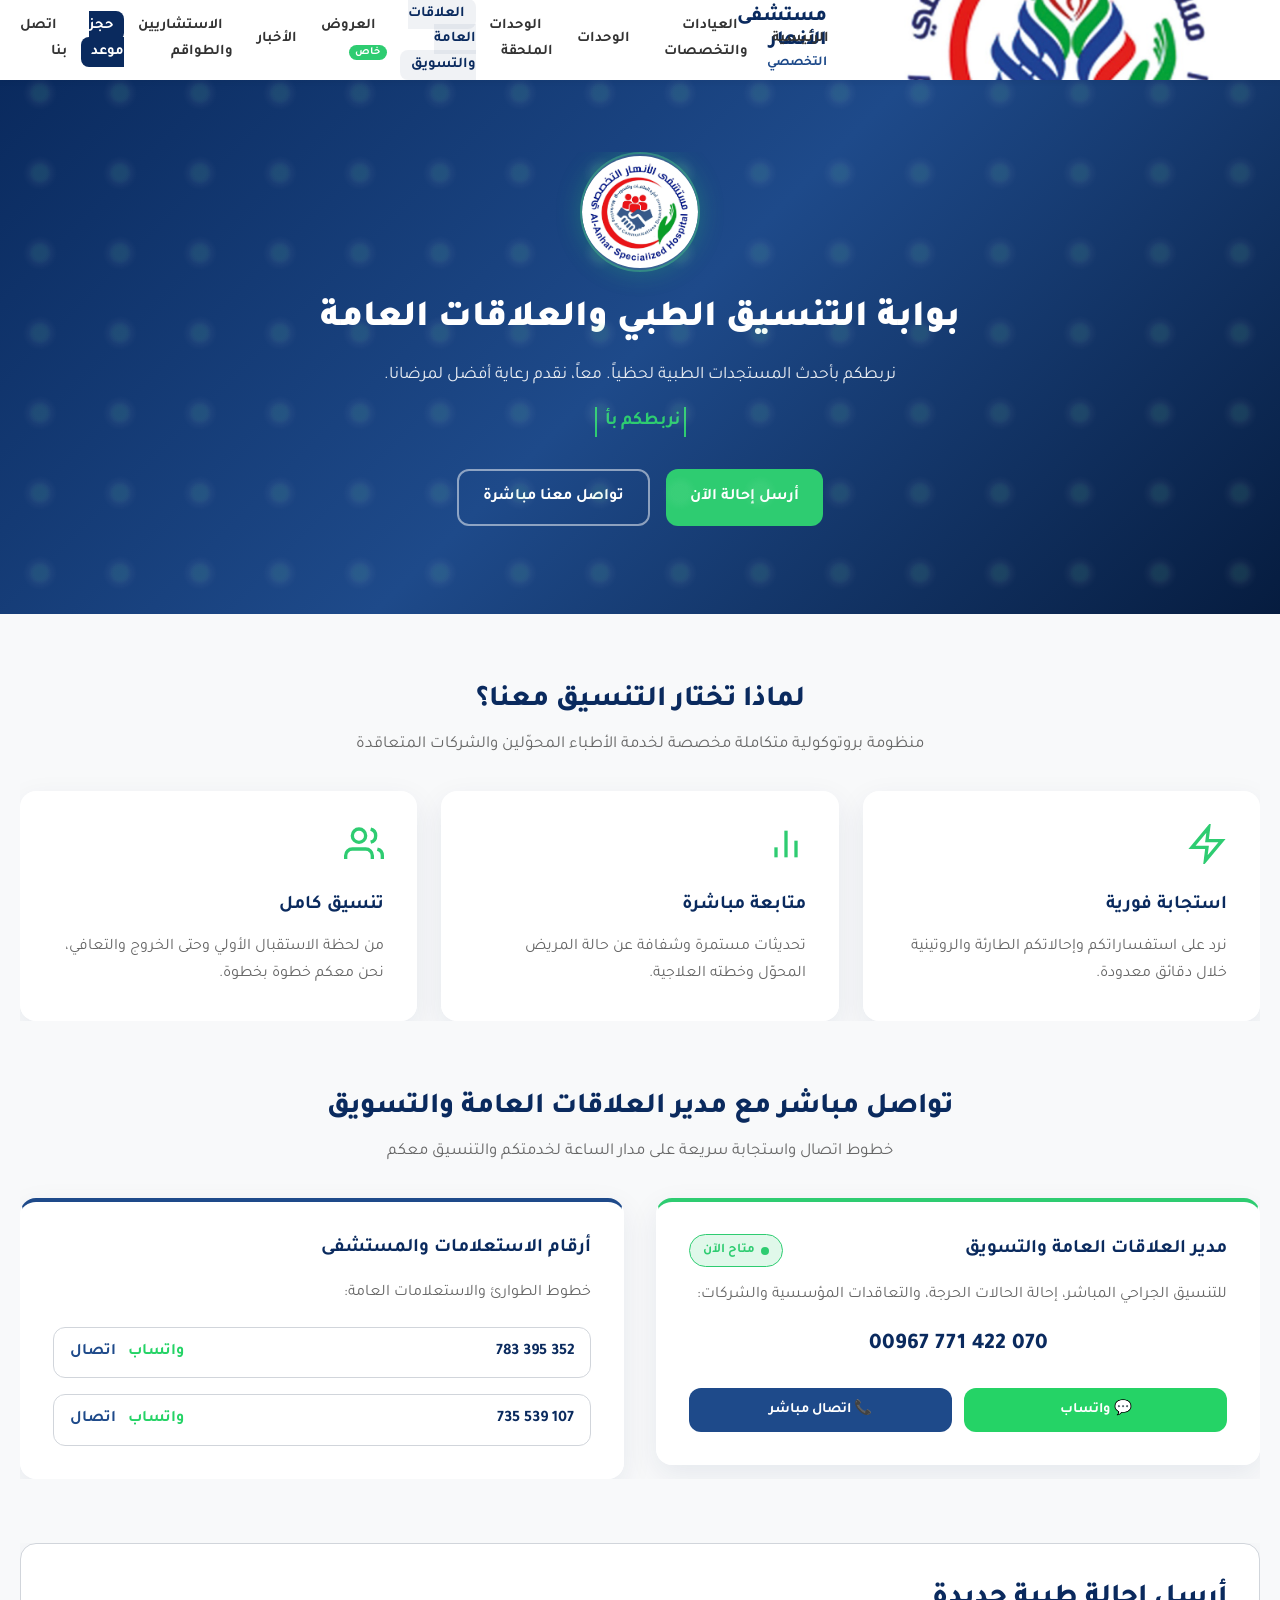
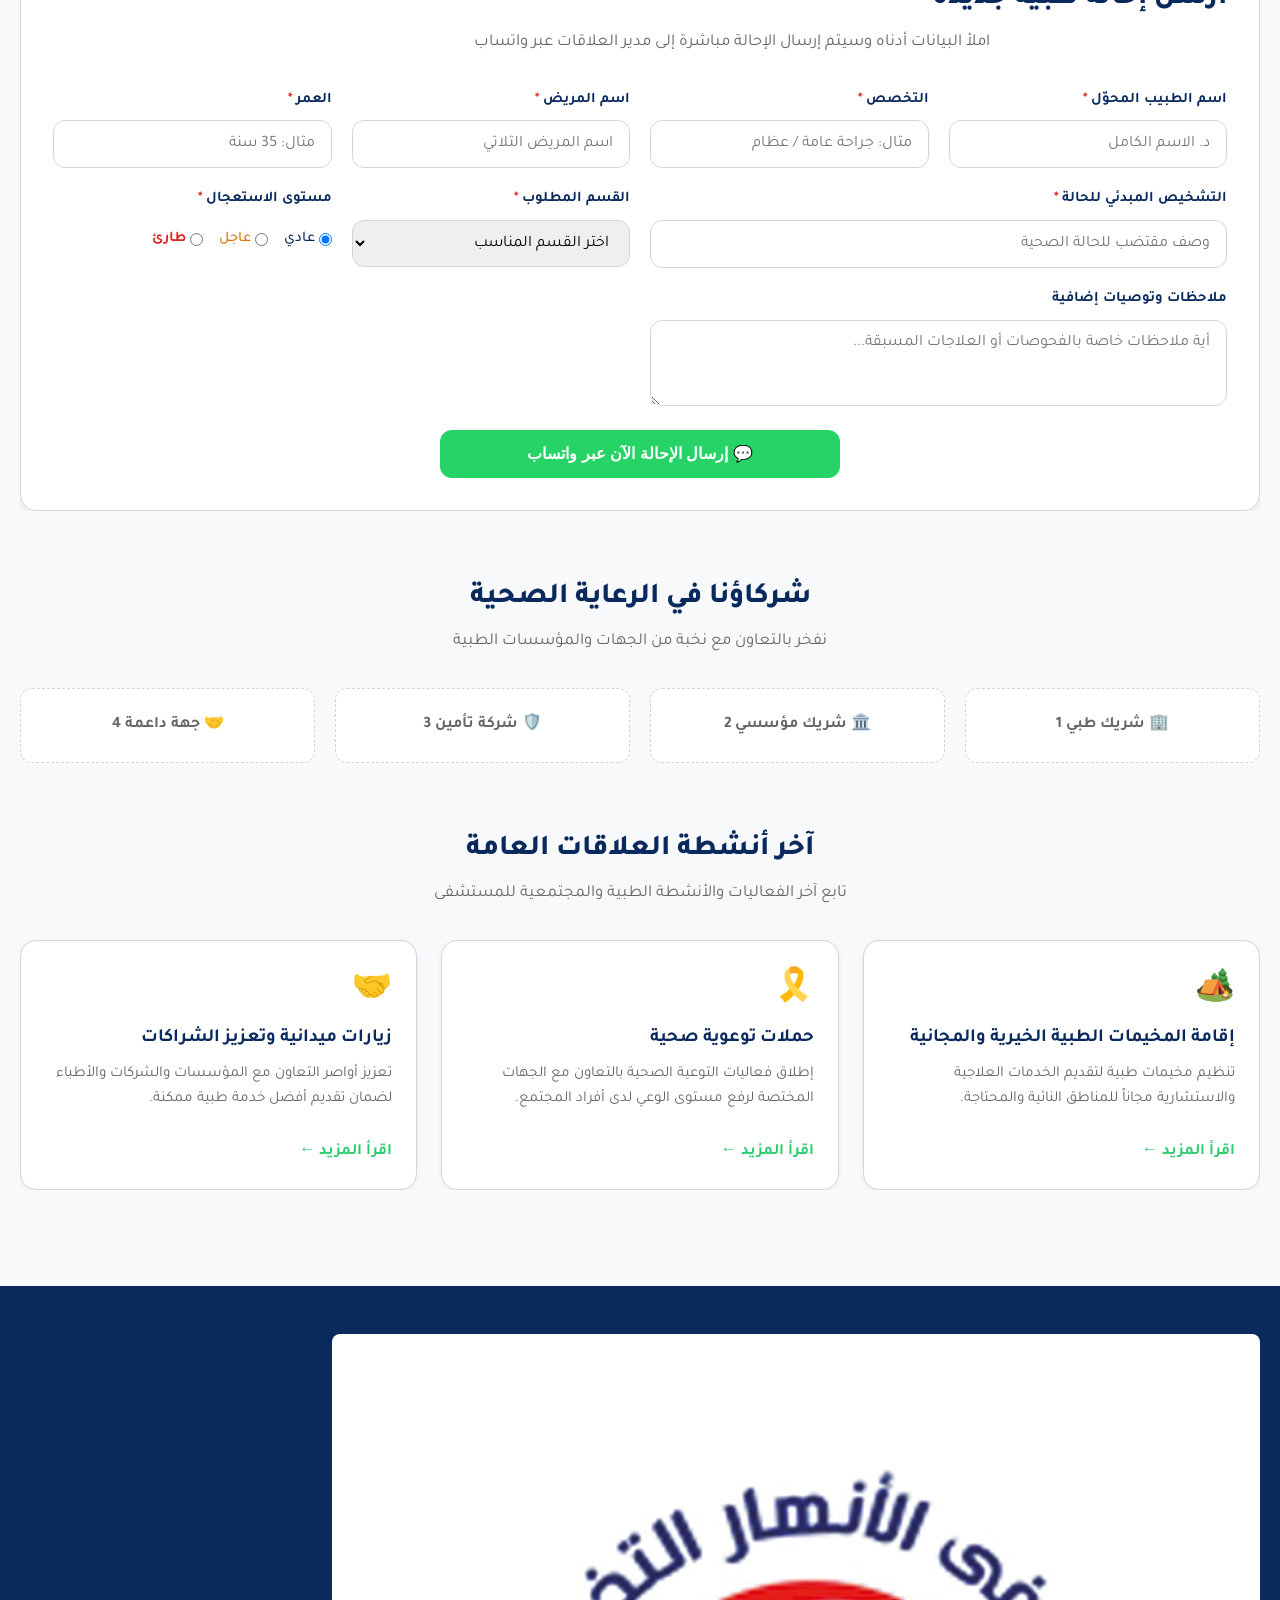
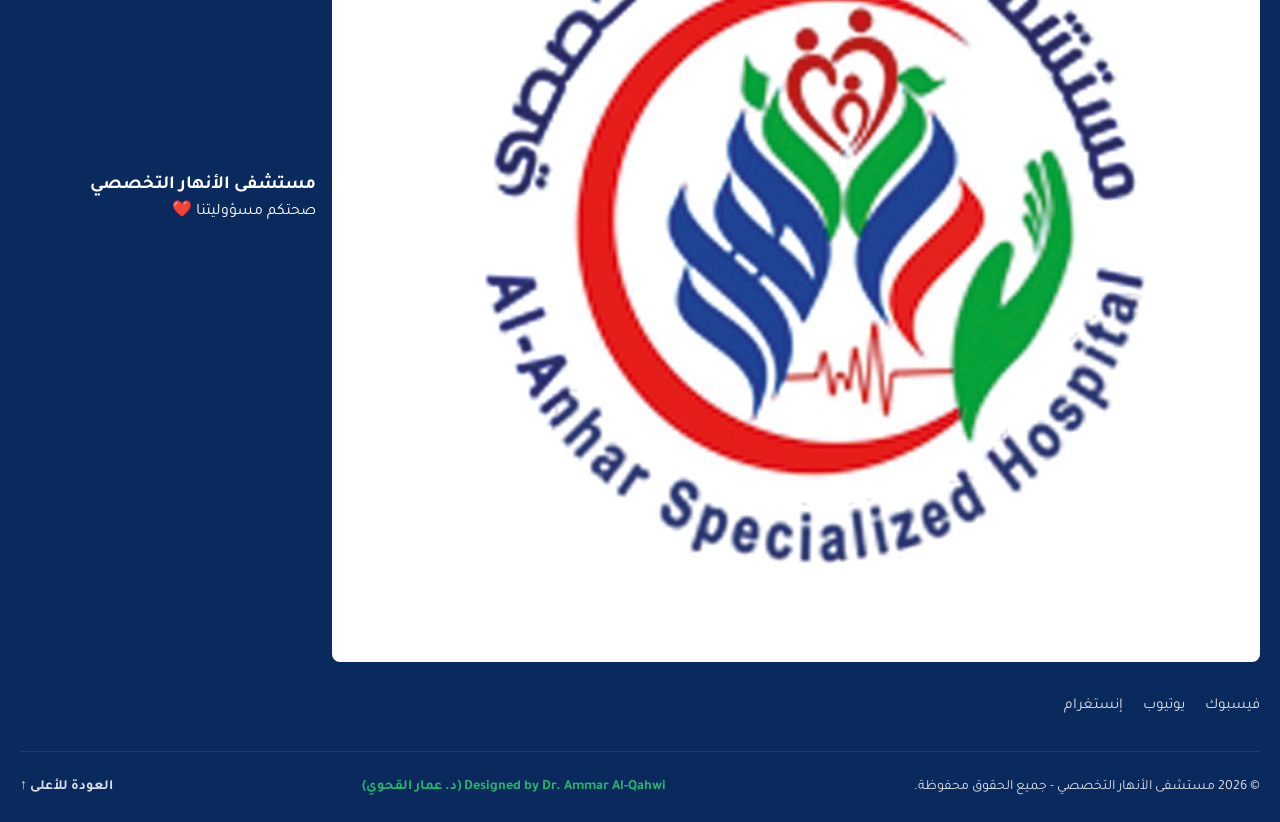
<file: pr.html>
<!DOCTYPE html>
<html lang="ar" dir="rtl">
<head>
    <meta charset="UTF-8">
    <meta name="viewport" content="width=device-width, initial-scale=1.0">
    <meta name="theme-color" content="#0a2a5e">
    <meta name="description" content="بوابة التنسيق الطبي والعلاقات العامة بمستشفى الأنهار التخصصي - متابعة الإحالات والتنسيق المباشر للشركات والأطباء.">
    <title>العلاقات العامة والتسويق | مستشفى الأنهار التخصصي</title>
    
    <!-- خط تجوال العربي مع معالجة مشاكل التحميل -->
    <link rel="preconnect" href="https://fonts.googleapis.com">
    <link rel="preconnect" href="https://fonts.gstatic.com" crossorigin>
    <link href="https://fonts.googleapis.com/css2?family=Tajawal:wght@300;400;500;700;800;900&display=swap" rel="stylesheet">
    
    <!-- أيقونة الموقع -->
    <link rel="icon" type="image/jpeg" href="logo.jpg">
    
    <!-- ملف التنسيقات الموحد -->
    <link rel="stylesheet" href="style.css?v=9">
    
    <style>
        /* ==================== المتغيرات الأساسية ==================== */
        :root {
            --primary-navy: #0a2a5e;
            --secondary-blue: #1e4a8a;
            --accent-green: #2ecc71;
            --bg-light: #f8f9fa;
            --text-dark: #333333;
            --text-muted: #666666;
            --radius-lg: 16px;
            --radius-md: 12px;
            --radius-sm: 8px;
            --transition-normal: 0.3s ease;
            --border-color: #d1d5db;
        }
        /* ==================== خلفية القسم الرئيسي ==================== */
        .pr-hero {
            background: linear-gradient(135deg, #0a2a5e 0%, #1e4a8a 50%, #061c3f 100%);
            position: relative;
            overflow: hidden;
            padding: 4.5rem 0 5.5rem;
            color: #ffffff;
        }
        /* جزيئات خلفية متحركة بنقية CSS فقط */
        .pr-hero::before {
            content: '';
            position: absolute;
            top: -50%;
            left: -50%;
            width: 200%;
            height: 200%;
            background: 
                radial-gradient(circle, rgba(46, 204, 113, 0.08) 10%, transparent 20%),
                radial-gradient(circle, rgba(255, 255, 255, 0.05) 15%, transparent 30%);
            background-size: 80px 80px;
            animation: floatParticles 25s linear infinite;
            pointer-events: none;
        }
        @keyframes floatParticles {
            0% { transform: translate(0, 0) rotate(0deg); }
            100% { transform: translate(40px, 40px) rotate(360deg); }
        }
        /* ==================== شعار قسم العلاقات العامة ==================== */
        .pr-logo-badge {
            width: 120px;
            height: 120px;
            margin: 0 auto 1.5rem;
            background: rgba(255, 255, 255, 0.12);
            backdrop-filter: blur(12px);
            -webkit-backdrop-filter: blur(12px);
            border: 2px solid rgba(46, 204, 113, 0.4);
            border-radius: 50%;
            display: flex;
            align-items: center;
            justify-content: center;
            box-shadow: 
                0 0 25px rgba(46, 204, 113, 0.3),
                inset 0 0 20px rgba(46, 204, 113, 0.1);
            transition: transform var(--transition-normal);
            overflow: hidden;
        }
        .pr-logo-badge img {
            width: 100%;
            height: 100%;
            object-fit: cover;
            border-radius: 50%;
        }
        .pr-logo-badge:hover {
            transform: scale(1.08) rotate(3deg);
        }
        /* ==================== تأثير الكتابة المتحركة للشعار ==================== */
        .typing-slogan {
            display: inline-block;
            color: var(--accent-green);
            font-weight: 700;
            font-size: 1.15rem;
            border-left: 2px solid var(--accent-green);
            padding-left: 8px;
            border-right: 2px solid var(--accent-green);
            padding-right: 4px;
            animation: blinkCursor 0.8s infinite;
        }
        @keyframes blinkCursor {
            0%, 100% { border-right-color: var(--accent-green); }
            50% { border-right-color: transparent; }
        }
        /* ==================== كروت الزجاج المزجج ==================== */
        .glass-card {
            background: rgba(255, 255, 255, 0.9);
            backdrop-filter: blur(16px);
            -webkit-backdrop-filter: blur(16px);
            border: 1px solid rgba(255, 255, 255, 0.6);
            border-radius: var(--radius-lg);
            padding: 2rem;
            box-shadow: 0 10px 30px rgba(10, 42, 94, 0.08);
            transition: all var(--transition-normal);
            opacity: 0;
            transform: translateY(30px);
        }
        .glass-card.visible {
            opacity: 1;
            transform: translateY(0);
        }
        .glass-card:hover {
            transform: translateY(-6px);
            box-shadow: 0 16px 36px rgba(10, 42, 94, 0.14);
            border-color: var(--accent-green);
        }
        /* ==================== شارة الحالة المباشرة ==================== */
        .live-badge {
            display: inline-flex;
            align-items: center;
            gap: 6px;
            background-color: rgba(46, 204, 113, 0.15);
            color: var(--accent-green);
            padding: 0.3rem 0.8rem;
            border-radius: 20px;
            font-size: 0.82rem;
            font-weight: 700;
            border: 1px solid var(--accent-green);
        }
        .pulse-dot {
            width: 8px;
            height: 8px;
            background-color: var(--accent-green);
            border-radius: 50%;
            animation: pulseDot 1.5s infinite;
        }
        @keyframes pulseDot {
            0% { transform: scale(1); opacity: 1; }
            50% { transform: scale(1.3); opacity: 0.6; }
            100% { transform: scale(1); opacity: 1; }
        }
        /* ==================== تخطيط عام ==================== */
        .section-padding {
            padding: 4rem 0;
        }
        .section-header {
            margin-bottom: 2rem;
        }
        .section-header.text-center {
            text-align: center;
        }
        .section-header h2 {
            color: var(--primary-navy);
            font-size: 1.8rem;
            margin-bottom: 0.5rem;
        }
        .section-header p {
            color: var(--text-muted);
            max-width: 700px;
            margin: 0 auto;
        }
        .teasers-grid {
            display: grid;
            grid-template-columns: repeat(auto-fit, minmax(280px, 1fr));
            gap: 1.5rem;
        }
        .teaser-card {
            background: #fff;
            border-radius: var(--radius-lg);
            padding: 1.5rem;
            border: 1px solid var(--border-color);
            transition: all var(--transition-normal);
        }
        .teaser-card:hover {
            transform: translateY(-4px);
            box-shadow: 0 10px 25px rgba(10, 42, 94, 0.1);
            border-color: var(--accent-green);
        }
        .link-arrow {
            color: var(--accent-green);
            text-decoration: none;
            font-weight: 600;
            display: inline-block;
            margin-top: 0.8rem;
            transition: transform var(--transition-normal);
        }
        .link-arrow:hover {
            transform: translateX(-4px);
        }
        .appointment-wrapper {
            display: grid;
            grid-template-columns: repeat(auto-fit, minmax(320px, 1fr));
            gap: 2rem;
        }
        .appointment-form-container {
            background: #ffffff;
            border-radius: var(--radius-lg);
            padding: 2rem;
            box-shadow: 0 10px 30px rgba(10, 42, 94, 0.08);
        }
        .form-grid {
            display: grid;
            grid-template-columns: repeat(auto-fit, minmax(240px, 1fr));
            gap: 1.25rem;
        }
        .form-group {
            display: flex;
            flex-direction: column;
            gap: 0.5rem;
        }
        .form-group[style*="span 2"] {
            grid-column: span 2;
        }
        .form-control {
            padding: 0.85rem 1rem;
            border: 1px solid var(--border-color);
            border-radius: var(--radius-md);
            font-size: 1rem;
            transition: border-color var(--transition-normal);
        }
        .form-control:focus {
            outline: none;
            border-color: var(--accent-green);
            box-shadow: 0 0 0 3px rgba(46, 204, 113, 0.1);
        }
        .required {
            color: #dc2626;
        }
        .btn, .btn-primary, .btn-outline, .btn-whatsapp-submit, .btn-email-submit {
            display: inline-flex;
            align-items: center;
            justify-content: center;
            padding: 0.85rem 1.5rem;
            border-radius: var(--radius-md);
            font-weight: 700;
            text-decoration: none;
            transition: all var(--transition-normal);
            border: none;
            cursor: pointer;
            font-size: 1rem;
        }
        .btn-primary {
            background-color: var(--accent-green);
            color: #ffffff;
        }
        .btn-primary:hover {
            background-color: #27ae60;
            transform: translateY(-2px);
        }
        .btn-outline {
            background-color: transparent;
            color: #ffffff;
            border: 2px solid rgba(255, 255, 255, 0.5);
        }
        .btn-outline:hover {
            border-color: #ffffff;
            background-color: rgba(255, 255, 255, 0.1);
        }
        .btn-whatsapp-submit {
            background-color: #25D366;
            color: #ffffff;
        }
        .btn-whatsapp-submit:hover {
            background-color: #1fb85c;
            transform: translateY(-2px);
        }
        .btn-email-submit {
            background-color: var(--secondary-blue);
            color: #ffffff;
        }
        .btn-email-submit:hover {
            background-color: #183a70;
            transform: translateY(-2px);
        }
        .hero-buttons {
            display: flex;
            gap: 1rem;
            flex-wrap: wrap;
            margin-top: 2rem;
        }
        .hero-container {
            text-align: center;
        }
        .hero-title {
            font-size: 2.3rem;
            margin-bottom: 1rem;
        }
        .hero-subtitle {
            max-width: 800px;
            margin: 0 auto 1rem;
            opacity: 0.9;
            font-size: 1.1rem;
        }
        /* دعم تقليل الحركة لتسهيل الوصول */
        @media (prefers-reduced-motion: reduce) {
            .pr-hero::before, .typing-slogan, .pulse-dot,
            .glass-card, .pr-logo-badge, .btn:hover {
                animation: none !important;
                transition: none !important;
                transform: none !important;
            }
        }
        /* استجابة للشاشات الصغيرة */
        @media (max-width: 768px) {
            .hero-title {
                font-size: 1.7rem;
            }
            .hero-buttons {
                flex-direction: column;
                width: 100%;
            }
            .btn {
                width: 100%;
            }
            .form-group[style*="span 2"] {
                grid-column: span 1;
            }
        }
    </style>
</head>
<body>
    <!-- ==============================================
                    القائمة العلوية الموحدة
    =============================================== -->
    <header class="header" id="top">
        <nav class="navbar container" aria-label="القائمة الرئيسية">
            <a href="index.html" class="brand">
                <img src="logo.jpg" alt="شعار مستشفى الأنهار التخصصي" class="brand-logo">
                <span><strong>مستشفى الأنهار</strong><small>التخصصي</small></span>
            </a>
            <button class="menu-toggle" id="menuToggle" aria-label="فتح القائمة" aria-expanded="false" aria-controls="navLinks">
                <span></span><span></span><span></span>
            </button>
            <ul class="nav-links" id="navLinks">
                <li><a href="index.html">الرئيسية</a></li>
                <li><a href="clinics.html">العيادات والتخصصات</a></li>
                <li><a href="units.html">الوحدات</a></li>
                <li><a href="ancillary.html">الوحدات الملحقة</a></li>
                <li><a href="pr.html" class="nav-active">العلاقات العامة والتسويق</a></li>
                <li><a href="offers.html" class="nav-offer-link">العروض <span class="nav-badge">خاص</span></a></li>
                <li><a href="news.html">الأخبار</a></li>
                <li><a href="doctors.html">الاستشاريين والطواقم</a></li>
                <li><a href="index.html#booking" class="btn-nav-highlight">حجز موعد</a></li>
                <li><a href="index.html#contact">اتصل بنا</a></li>
            </ul>
        </nav>
    </header>
    <!-- ==============================================
            القسم أ: شعار وقسم التعريف الرئيسي
    =============================================== -->
    <section class="pr-hero">
        <div class="container hero-container">
            <!-- ✅ الشعار المخصص للصفحة - تم إضافة صورتك هنا -->
            <div class="pr-logo-badge" title="شعار العلاقات العامة والتسويق">
                <img src="shar3.png" alt="شعار العلاقات العامة">
            </div>
            
            <h1 class="hero-title">بوابة التنسيق الطبي والعلاقات العامة</h1>
            <p class="hero-subtitle">نربطكم بأحدث المستجدات الطبية لحظياً. معاً، نقدم رعاية أفضل لمرضانا.</p>
            
            <!-- الشعار المتحرك بتأثير الكتابة -->
            <div style="margin-bottom: 2rem;">
                <span class="typing-slogan" id="typingText"></span>
            </div>
            <!-- أزرار الإجراء السريع -->
            <div class="hero-buttons" style="justify-content: center;">
                <a href="#referral-form" class="btn btn-primary">أرسل إحالة الآن</a>
                <a href="#contact-direct" class="btn btn-outline">تواصل معنا مباشرة</a>
            </div>
        </div>
    </section>
    <main class="section-padding">
        <div class="container">
            <!-- ==============================================
                    القسم ب: لماذا تختار التنسيق معنا؟
            =============================================== -->
            <section style="margin-bottom: 4rem;">
                <div class="section-header text-center">
                    <h2>لماذا تختار التنسيق معنا؟</h2>
                    <p>منظومة بروتوكولية متكاملة مخصصة لخدمة الأطباء المحوّلين والشركات المتعاقدة</p>
                </div>
                
                <div class="teasers-grid">
                    <!-- الكارت الأول: استجابة فورية -->
                    <div class="glass-card">
                        <svg width="40" height="40" viewBox="0 0 24 24" fill="none" stroke="#2ecc71" stroke-width="2" style="margin-bottom: 1rem;">
                            <polygon points="13 2 3 14 12 14 11 22 21 10 12 10 13 2"></polygon>
                        </svg>
                        <h3 style="color: var(--primary-navy); margin-bottom: 0.75rem; font-size: 1.2rem;">استجابة فورية</h3>
                        <p style="color: var(--text-muted); line-height: 1.7;">نرد على استفساراتكم وإحالاتكم الطارئة والروتينية خلال دقائق معدودة.</p>
                    </div>
                    <!-- الكارت الثاني: متابعة مباشرة -->
                    <div class="glass-card">
                        <svg width="40" height="40" viewBox="0 0 24 24" fill="none" stroke="#2ecc71" stroke-width="2" style="margin-bottom: 1rem;">
                            <line x1="18" y1="20" x2="18" y2="10"></line>
                            <line x1="12" y1="20" x2="12" y2="4"></line>
                            <line x1="6" y1="20" x2="6" y2="14"></line>
                        </svg>
                        <h3 style="color: var(--primary-navy); margin-bottom: 0.75rem; font-size: 1.2rem;">متابعة مباشرة</h3>
                        <p style="color: var(--text-muted); line-height: 1.7;">تحديثات مستمرة وشفافة عن حالة المريض المحوّل وخطته العلاجية.</p>
                    </div>
                    <!-- الكارت الثالث: تنسيق كامل -->
                    <div class="glass-card">
                        <svg width="40" height="40" viewBox="0 0 24 24" fill="none" stroke="#2ecc71" stroke-width="2" style="margin-bottom: 1rem;">
                            <path d="M17 21v-2a4 4 0 0 0-4-4H5a4 4 0 0 0-4 4v2"></path>
                            <circle cx="9" cy="7" r="4"></circle>
                            <path d="M23 21v-2a4 4 0 0 0-3-3.87"></path>
                            <path d="M16 3.13a4 4 0 0 1 0 7.75"></path>
                        </svg>
                        <h3 style="color: var(--primary-navy); margin-bottom: 0.75rem; font-size: 1.2rem;">تنسيق كامل</h3>
                        <p style="color: var(--text-muted); line-height: 1.7;">من لحظة الاستقبال الأولي وحتى الخروج والتعافي، نحن معكم خطوة بخطوة.</p>
                    </div>
                </div>
            </section>
            <!-- ==============================================
                    القسم ج: تواصل مباشر مع الإدارة
            =============================================== -->
            <section id="contact-direct" style="margin-bottom: 4rem;">
                <div class="section-header text-center">
                    <h2>تواصل مباشر مع مدير العلاقات العامة والتسويق</h2>
                    <p>خطوط اتصال واستجابة سريعة على مدار الساعة لخدمتكم والتنسيق معكم</p>
                </div>
                <div class="appointment-wrapper">
                    <!-- الكارت الأول: مدير العلاقات -->
                    <div class="glass-card" style="border-top: 4px solid var(--accent-green);">
                        <div style="display: flex; justify-content: space-between; align-items: center; margin-bottom: 1rem;">
                            <h3 style="color: var(--primary-navy); font-size: 1.2rem; margin: 0;">مدير العلاقات العامة والتسويق</h3>
                            <span class="live-badge">
                                <span class="pulse-dot"></span> متاح الآن
                            </span>
                        </div>
                        <p style="color: var(--text-muted); margin-bottom: 1.25rem;">للتنسيق الجراحي المباشر، إحالة الحالات الحرجة، والتعاقدات المؤسسية والشركات:</p>
                        
                        <div style="font-size: 1.4rem; font-weight: 800; color: var(--primary-navy); margin-bottom: 1.5rem; text-align: center; direction: ltr;">
                            00967 771 422 070
                        </div>
                        
                        <div style="display: flex; gap: 0.75rem; flex-wrap: wrap;">
                            <a href="https://wa.me/967771422070" target="_blank" rel="noopener noreferrer" class="btn btn-whatsapp-submit" style="font-size: 0.9rem; padding: 0.65rem 1rem;">
                                💬 واتساب
                            </a>
                            <a href="tel:0096771422070" class="btn btn-email-submit" style="font-size: 0.9rem; padding: 0.65rem 1rem;">
                                📞 اتصال مباشر
                            </a>
                        </div>
                    </div>
                    <!-- الكارت الثاني: أرقام المستشفى -->
                    <div class="glass-card" style="border-top: 4px solid var(--secondary-blue);">
                        <h3 style="color: var(--primary-navy); font-size: 1.2rem; margin-bottom: 1rem;">أرقام الاستعلامات والمستشفى</h3>
                        <p style="color: var(--text-muted); margin-bottom: 1.25rem;">خطوط الطوارئ والاستعلامات العامة:</p>
                        
                        <div style="display: flex; flex-direction: column; gap: 1rem;">
                            <!-- الرقم الأول -->
                            <div style="display: flex; justify-content: space-between; align-items: center; background: #fff; padding: 0.75rem 1rem; border-radius: var(--radius-md); border: 1px solid var(--border-color);">
                                <span style="font-weight: 700; color: var(--primary-navy); direction: ltr;">783 395 352</span>
                                <div>
                                    <a href="https://wa.me/967783395352" target="_blank" style="color: #25D366; text-decoration: none; font-weight: 700; margin-left: 8px;">واتساب</a>
                                    <a href="tel:+967783395352" style="color: var(--secondary-blue); text-decoration: none; font-weight: 700;">اتصال</a>
                                </div>
                            </div>
                            
                            <!-- الرقم الثاني -->
                            <div style="display: flex; justify-content: space-between; align-items: center; background: #fff; padding: 0.75rem 1rem; border-radius: var(--radius-md); border: 1px solid var(--border-color);">
                                <span style="font-weight: 700; color: var(--primary-navy); direction: ltr;">735 539 107</span>
                                <div>
                                    <a href="https://wa.me/967735539107" target="_blank" style="color: #25D366; text-decoration: none; font-weight: 700; margin-left: 8px;">واتساب</a>
                                    <a href="tel:+967735539107" style="color: var(--secondary-blue); text-decoration: none; font-weight: 700;">اتصال</a>
                                </div>
                            </div>
                        </div>
                    </div>
                </div>
            </section>
            <!-- ==============================================
                    القسم د: نموذج الإحالة السريع
            =============================================== -->
            <section id="referral-form" style="margin-bottom: 4rem;">
                <div class="appointment-form-container">
                    <div class="section-header">
                        <h2>أرسل إحالة طبية جديدة</h2>
                        <p>املأ البيانات أدناه وسيتم إرسال الإحالة مباشرة إلى مدير العلاقات عبر واتساب</p>
                    </div>
                    
                    <form id="prReferralForm" class="appointment-form">
                        <div class="form-grid">
                            <!-- اسم الطبيب المحوّل -->
                            <div class="form-group">
                                <label for="doctor_name">اسم الطبيب المحوّل <span class="required">*</span></label>
                                <input type="text" id="doctor_name" class="form-control" placeholder="د. الاسم الكامل" required>
                            </div>
                            
                            <!-- التخصص -->
                            <div class="form-group">
                                <label for="doctor_specialty">التخصص <span class="required">*</span></label>
                                <input type="text" id="doctor_specialty" class="form-control" placeholder="مثال: جراحة عامة / عظام" required>
                            </div>
                            
                            <!-- اسم المريض -->
                            <div class="form-group">
                                <label for="patient_name">اسم المريض <span class="required">*</span></label>
                                <input type="text" id="patient_name" class="form-control" placeholder="اسم المريض الثلاثي" required>
                            </div>
                            
                            <!-- العمر -->
                            <div class="form-group">
                                <label for="patient_age">العمر <span class="required">*</span></label>
                                <input type="text" id="patient_age" class="form-control" placeholder="مثال: 35 سنة" required>
                            </div>
                            
                            <!-- التشخيص المبدئي -->
                            <div class="form-group" style="grid-column: span 2;">
                                <label for="diagnosis">التشخيص المبدئي للحالة <span class="required">*</span></label>
                                <input type="text" id="diagnosis" class="form-control" placeholder="وصف مقتضب للحالة الصحية" required>
                            </div>
                            
                            <!-- القسم المطلوب -->
                            <div class="form-group">
                                <label for="target_dept">القسم المطلوب <span class="required">*</span></label>
                                <select id="target_dept" class="form-control" required>
                                    <option value="" disabled selected>اختر القسم المناسب</option>
                                    <option value="العيادات الخارجية">العيادات الخارجية</option>
                                    <option value="الوحدات الحرجة">الوحدات الحرجة</option>
                                    <option value="الطوارئ">قسم الطوارئ</option>
                                    <option value="الجراحة">العمليات والجراحة</option>
                                </select>
                            </div>
                            
                            <!-- مستوى الاستعجال -->
                            <div class="form-group">
                                <label>مستوى الاستعجال <span class="required">*</span></label>
                                <div style="display: flex; gap: 1rem; margin-top: 0.5rem; flex-wrap: wrap;">
                                    <label style="font-weight: 500; cursor: pointer; display: flex; align-items: center; gap: 4px;">
                                        <input type="radio" name="urgency" value="عادي" checked> عادي
                                    </label>
                                    <label style="font-weight: 500; cursor: pointer; color: #d97706; display: flex; align-items: center; gap: 4px;">
                                        <input type="radio" name="urgency" value="عاجل"> عاجل
                                    </label>
                                    <label style="font-weight: 700; cursor: pointer; color: #dc2626; display: flex; align-items: center; gap: 4px;">
                                        <input type="radio" name="urgency" value="طارئ"> طارئ
                                    </label>
                                </div>
                            </div>
                            
                            <!-- ملاحظات إضافية -->
                            <div class="form-group" style="grid-column: span 2;">
                                <label for="notes">ملاحظات وتوصيات إضافية</label>
                                <textarea id="notes" class="form-control" rows="3" placeholder="أية ملاحظات خاصة بالفحوصات أو العلاجات المسبقة..."></textarea>
                            </div>
                        </div>
                        
                        <!-- زر الإرسال -->
                        <div style="margin-top: 1.5rem; text-align: center;">
                            <button type="submit" class="btn btn-whatsapp-submit" style="width: 100%; max-width: 400px; padding: 0.9rem;">
                                💬 إرسال الإحالة الآن عبر واتساب
                            </button>
                        </div>
                    </form>
                </div>
            </section>
            <!-- ==============================================
                    القسم هـ: الشركاء والجهات المتعاونة
            =============================================== -->
            <section style="margin-bottom: 4rem;">
                <div class="section-header text-center">
                    <h2>شركاؤنا في الرعاية الصحية</h2>
                    <p>نفخر بالتعاون مع نخبة من الجهات والمؤسسات الطبية</p>
                </div>
                
                <div style="display: grid; grid-template-columns: repeat(auto-fit, minmax(160px, 1fr)); gap: 1.25rem;">
                    <!-- يمكن إضافة شعارات الشركاء هنا -->
                    <div style="background: #fff; padding: 1.5rem; border-radius: var(--radius-md); border: 1px dashed var(--border-color); text-align: center; font-weight: 700; color: var(--text-muted);">
                        🏢 شريك طبي 1
                    </div>
                    <div style="background: #fff; padding: 1.5rem; border-radius: var(--radius-md); border: 1px dashed var(--border-color); text-align: center; font-weight: 700; color: var(--text-muted);">
                        🏛️ شريك مؤسسي 2
                    </div>
                    <div style="background: #fff; padding: 1.5rem; border-radius: var(--radius-md); border: 1px dashed var(--border-color); text-align: center; font-weight: 700; color: var(--text-muted);">
                        🛡️ شركة تأمين 3
                    </div>
                    <div style="background: #fff; padding: 1.5rem; border-radius: var(--radius-md); border: 1px dashed var(--border-color); text-align: center; font-weight: 700; color: var(--text-muted);">
                        🤝 جهة داعمة 4
                    </div>
                </div>
            </section>
            <!-- ==============================================
                    القسم و: أخبار وأنشطة العلاقات العامة
            =============================================== -->
            <section style="margin-bottom: 2rem;">
                <div class="section-header text-center">
                    <h2>آخر أنشطة العلاقات العامة</h2>
                    <p>تابع آخر الفعاليات والأنشطة الطبية والمجتمعية للمستشفى</p>
                </div>
                
                <div class="teasers-grid">
                    <!-- النشاط الأول -->
                    <div class="teaser-card">
                        <div style="font-size: 2rem; margin-bottom: 0.5rem;">🏕️</div>
                        <h3 style="color: var(--primary-navy); margin-bottom: 0.5rem;">إقامة المخيمات الطبية الخيرية والمجانية</h3>
                        <p style="color: var(--text-muted); font-size: 0.95rem;">تنظيم مخيمات طبية لتقديم الخدمات العلاجية والاستشارية مجاناً للمناطق النائية والمحتاجة.</p>
                        <a href="news.html" class="link-arrow">اقرأ المزيد ←</a>
                    </div>
                    
                    <!-- النشاط الثاني -->
                    <div class="teaser-card">
                        <div style="font-size: 2rem; margin-bottom: 0.5rem;">🎗️</div>
                        <h3 style="color: var(--primary-navy); margin-bottom: 0.5rem;">حملات توعوية صحية</h3>
                        <p style="color: var(--text-muted); font-size: 0.95rem;">إطلاق فعاليات التوعية الصحية بالتعاون مع الجهات المختصة لرفع مستوى الوعي لدى أفراد المجتمع.</p>
                        <a href="offers.html" class="link-arrow">اقرأ المزيد ←</a>
                    </div>
                    
                    <!-- النشاط الثالث -->
                    <div class="teaser-card">
                        <div style="font-size: 2rem; margin-bottom: 0.5rem;">🤝</div>
                        <h3 style="color: var(--primary-navy); margin-bottom: 0.5rem;">زيارات ميدانية وتعزيز الشراكات</h3>
                        <p style="color: var(--text-muted); font-size: 0.95rem;">تعزيز أواصر التعاون مع المؤسسات والشركات والأطباء لضمان تقديم أفضل خدمة طبية ممكنة.</p>
                        <a href="pr.html" class="link-arrow">اقرأ المزيد ←</a>
                    </div>
                </div>
            </section>
        </div>
    </main>
    <!-- ==============================================
                    التذييل الموحد للمستشفى
    =============================================== -->
    <footer class="footer">
        <div class="container footer-content">
            <div class="footer-brand">
                <img src="logo.jpg" alt="شعار المستشفى" class="footer-logo">
                <div>
                    <h3>مستشفى الأنهار التخصصي</h3>
                    <p>صحتكم مسؤوليتنا ❤️</p>
                </div>
            </div>
            
            <div class="footer-social">
                <a href="https://www.facebook.com/share/184HiWcWcP/" target="_blank" rel="noopener noreferrer">فيسبوك</a>
                <a href="https://youtube.com" target="_blank" rel="noopener noreferrer">يوتيوب</a>
                <a href="https://instagram.com" target="_blank" rel="noopener noreferrer">إنستغرام</a>
            </div>
            
            <div class="footer-bottom">
                <p>© 2026 مستشفى الأنهار التخصصي - جميع الحقوق محفوظة.</p>
                <p class="designer-credit">Designed by Dr. Ammar Al-Qahwi (د. عمار القحوي)</p>
                <a href="#top" class="back-to-top">العودة للأعلى ↑</a>
            </div>
        </div>
    </footer>
    <!-- ملف التفاعلية العامة -->
    <script src="script.js?v=9"></script>
    <!-- ==============================================
                    البرمجة النصية الخاصة بالصفحة
    =============================================== -->
    <script>
        document.addEventListener('DOMContentLoaded', () => {
            // ------------------------------
            // 1. تأثير الكتابة المتحركة للشعار
            // ------------------------------
            const sloganText = "نربطكم بأحدث المستجدات الطبية لحظياً";
            const typingElement = document.getElementById('typingText');
            let charIndex = 0;
            function typeSlogan() {
                if (charIndex < sloganText.length) {
                    typingElement.textContent += sloganText.charAt(charIndex);
                    charIndex++;
                    setTimeout(typeSlogan, 120);
                }
            }
            
            // تشغيل التأثير مع تأخير بسيط
            setTimeout(typeSlogan, 500);
            // ------------------------------
            // 2. تأثير الظهور التدريجي عند التمرير
            // ------------------------------
            const observerOptions = {
                threshold: 0.1,
                rootMargin: '0px 0px -30px 0px'
            };
            const fadeInObserver = new IntersectionObserver((entries) => {
                entries.forEach(entry => {
                    if (entry.isIntersecting) {
                        entry.target.classList.add('visible');
                    }
                });
            }, observerOptions);
            // تطبيق المراقبة على جميع الكروت
            document.querySelectorAll('.glass-card, .teaser-card').forEach(card => {
                fadeInObserver.observe(card);
            });
            // ------------------------------
            // 3. تمرير سلس للروابط الداخلية
            // ------------------------------
            document.querySelectorAll('a[href^="#"]').forEach(anchor => {
                anchor.addEventListener('click', function(e) {
                    const targetId = this.getAttribute('href');
                    if (targetId === '#') return;
                    
                    const targetElement = document.querySelector(targetId);
                    if (targetElement) {
                        e.preventDefault();
                        targetElement.scrollIntoView({
                            behavior: 'smooth',
                            block: 'start'
                        });
                    }
                });
            });
            // ------------------------------
            // 4. معالجة نموذج الإحالة وإرساله عبر واتساب
            // ------------------------------
            const referralForm = document.getElementById('prReferralForm');
            
            if (referralForm) {
                referralForm.addEventListener('submit', (e) => {
                    e.preventDefault();
                    
                    // قراءة قيم الحقول
                    const doctorName = document.getElementById('doctor_name').value.trim();
                    const specialty = document.getElementById('doctor_specialty').value.trim();
                    const patientName = document.getElementById('patient_name').value.trim();
                    const age = document.getElementById('patient_age').value.trim();
                    const diagnosis = document.getElementById('diagnosis').value.trim();
                    const department = document.getElementById('target_dept').value;
                    const urgency = document.querySelector('input[name="urgency"]:checked')?.value || 'عادي';
                    const notes = document.getElementById('notes').value.trim() || 'لا يوجد';
                    // التحقق من تعبئة جميع الحقول المطلوبة
                    if (!doctorName || !specialty || !patientName || !age || !diagnosis || !department) {
                        alert('يرجى تعبئة كافة الحقول المطلوبة المشار إليها بعلامة النجمة (*).');
                        return;
                    }
                    // بناء نص الرسالة المنسق
                    const message = `🏥 *إحالة طبية جديدة - بوابة العلاقات العامة*
━━━━━━━━━━━━━━━━━━━━
👨‍⚕️ *الطبيب المحوّل:* ${doctorName}
📋 *التخصص:* ${specialty}
👤 *المريض:* ${patientName}
🎂 *العمر:* ${age}
🩺 *التشخيص المبدئي:* ${diagnosis}
🏥 *القسم المطلوب:* ${department}
⚠️ *مستوى الاستعجال:* ${urgency}
📝 *ملاحظات إضافية:* ${notes}
━━━━━━━━━━━━━━━━━━━━
في حال وصول الحالة يتم تبليغكم بشكل فوري خلال 15 دقيقة.`;
                    // رقم واتساب المستلم
                    const whatsappNumber = '967771422070';
                    const encodedMessage = encodeURIComponent(message);
                    const waLink = `https://wa.me/${whatsappNumber}?text=${encodedMessage}`;
                    // فتح الرابط في نافذة جديدة
                    window.open(waLink, '_blank');
                    
                    // رسالة تأكيد
                    alert('تم تجهيز بيانات الإحالة بنجاح 📋\\nسيتم توجيهك الآن إلى واتساب...\\n\\nفي حال وصول الحالة يتم تبليغكم بشكل فوري خلال 15 دقيقة.');
                    
                    // إعادة تعيين النموذج
                    referralForm.reset();
                });
            }
        });
    </script>
</body>
</html>
</file>
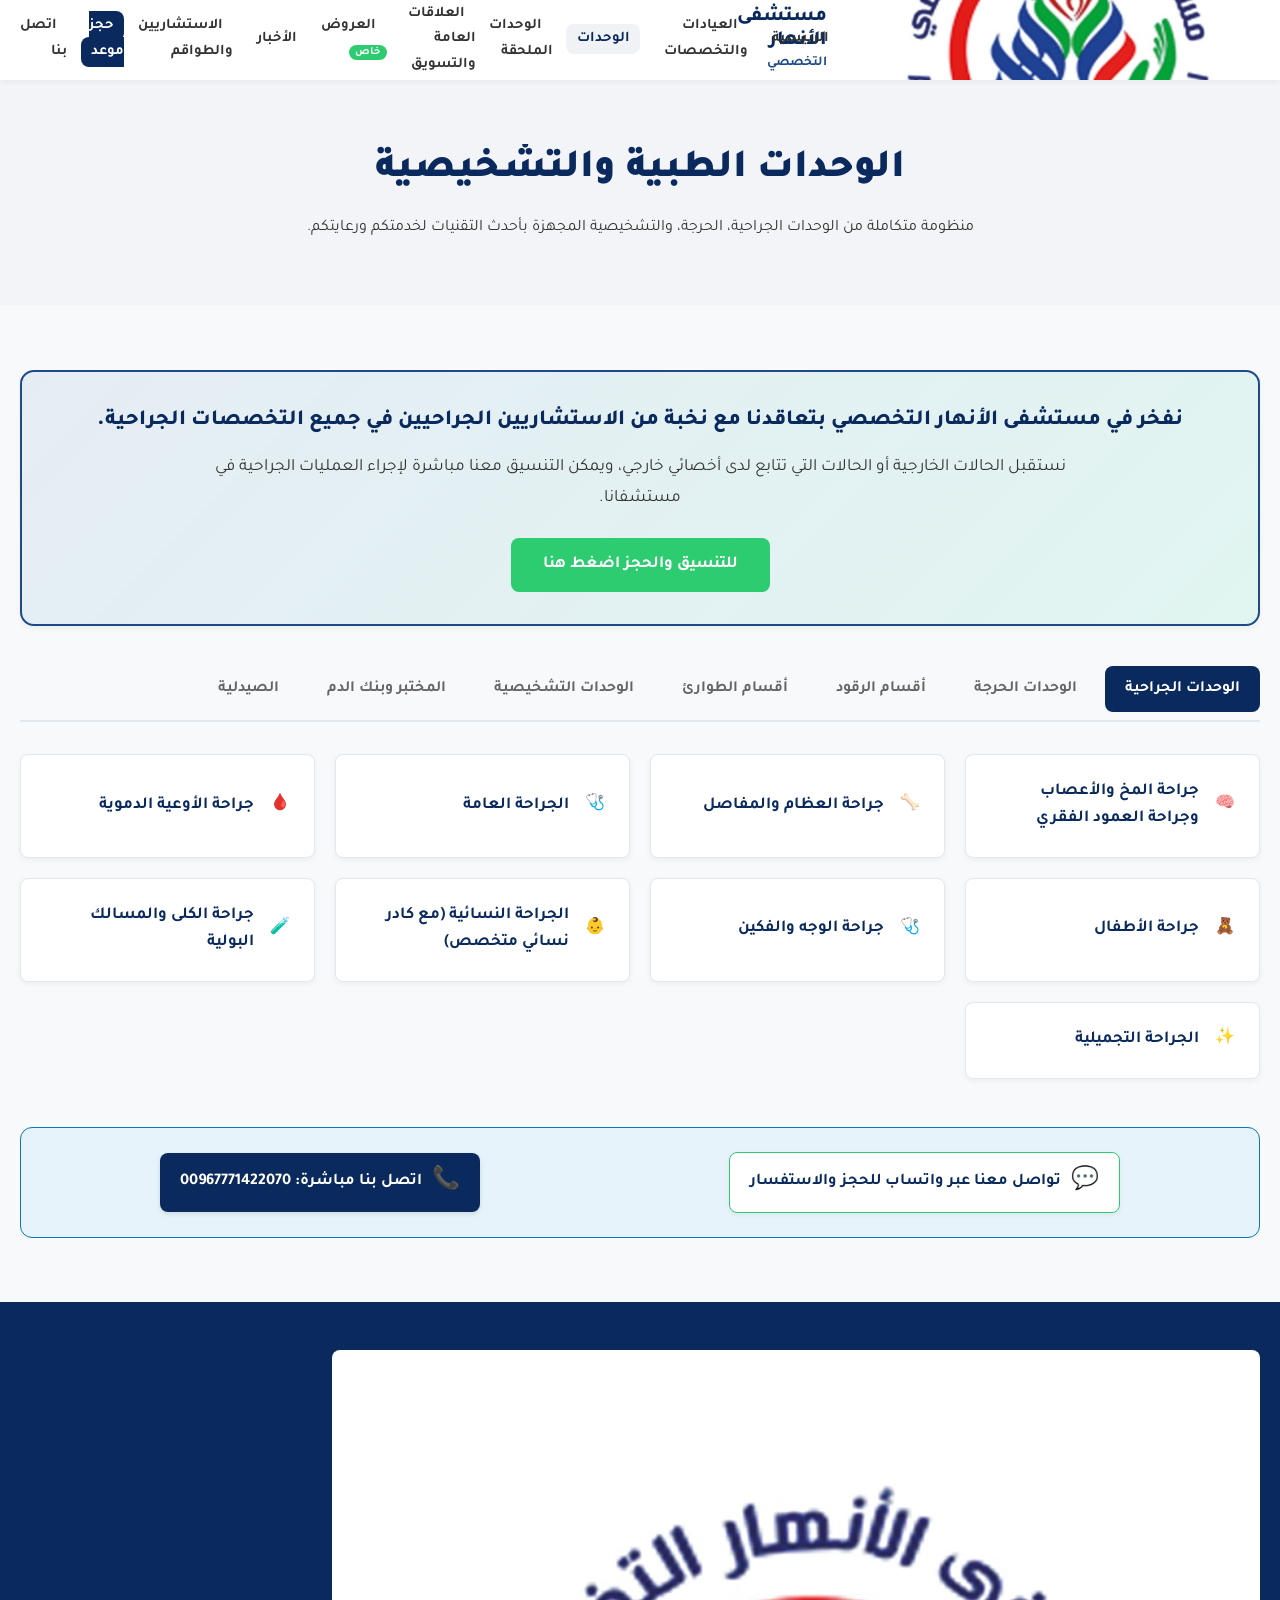
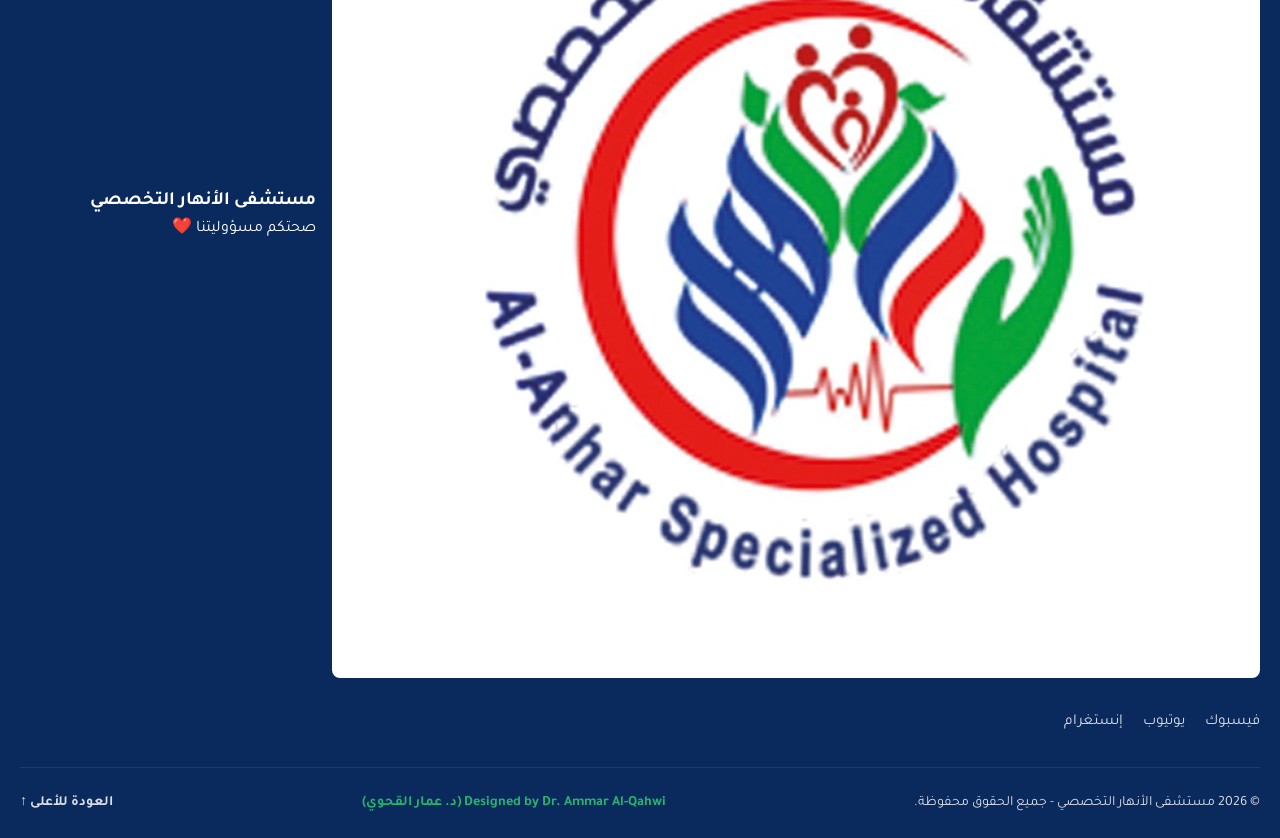
<file: units.html>
<!DOCTYPE html>
<html lang="ar" dir="rtl">
<head>
    <meta charset="UTF-8">
    <meta name="viewport" content="width=device-width, initial-scale=1.0">
    <meta name="theme-color" content="#0a2a5e">
    <meta name="description" content="الوحدات الطبية والتشخيصية بمستشفى الأنهار التخصصي - رعاية صحية حرجة، جراحية، وتشخيصية متكاملة.">
    <title>الوحدات والأقسام | مستشفى الأنهار التخصصي</title>
    <!-- خط تجوال العربي -->
    <link rel="preconnect" href="https://fonts.googleapis.com">
    <link rel="preconnect" href="https://fonts.gstatic.com" crossorigin>
    <link href="https://fonts.googleapis.com/css2?family=Tajawal:wght@300;400;500;700;800;900&display=swap" rel="stylesheet">
    <!-- أيقونة الموقع -->
    <link rel="icon" type="image/jpeg" href="logo.jpg">
    <!-- استدعاء ملف التنسيقات الموحد -->
    <link rel="stylesheet" href="style.css?v=7">
</head>
<body>

    <!-- 1. شريط التنقل العلوي الموحد (10 روابط دقيقة) -->
    <header class="header" id="top">
        <nav class="navbar container" aria-label="القائمة الرئيسية">
            <a href="index.html" class="brand">
                <img src="logo.jpg" alt="شعار مستشفى الأنهار التخصصي" class="brand-logo">
                <span>
                    <strong>مستشفى الأنهار</strong>
                    <small>التخصصي</small>
                </span>
            </a>
            <button class="menu-toggle" id="menuToggle" aria-label="فتح القائمة" aria-expanded="false" aria-controls="navLinks">
                <span></span><span></span><span></span>
            </button>
            <ul class="nav-links" id="navLinks">
                <li><a href="index.html">الرئيسية</a></li>
                <li><a href="clinics.html">العيادات والتخصصات</a></li>
                <li><a href="units.html" class="nav-active">الوحدات</a></li>
                <li><a href="ancillary.html">الوحدات الملحقة</a></li>
                <li><a href="pr.html">العلاقات العامة والتسويق</a></li>
                <li><a href="offers.html" class="nav-offer-link">العروض <span class="nav-badge">خاص</span></a></li>
                <li><a href="news.html">الأخبار</a></li>
                <li><a href="doctors.html">الاستشاريين والطواقم</a></li>
                <li><a href="index.html#booking" class="btn-nav-highlight">حجز موعد</a></li>
                <li><a href="index.html#contact">اتصل بنا</a></li>
            </ul>
        </nav>
    </header>

    <!-- 2. عنوان الصفحة المعتمد (Page Heading) -->
    <section class="page-header section-padding bg-subtle">
        <div class="container text-center">
            <h1 class="hero-title" style="color: var(--primary-navy);">الوحدات الطبية والتشخيصية</h1>
            <p class="section-header p" style="max-width: 800px; margin: 0 auto;">
                منظومة متكاملة من الوحدات الجراحية، الحرجة، والتشخيصية المجهزة بأحدث التقنيات لخدمتكم ورعايتكم.
            </p>
        </div>
    </section>

    <!-- 3. المحتوى الرئيسي لصفحة الوحدات -->
    <main class="section-padding">
        <div class="container">

            <!-- صندوق التنسيق الجراحي المعاقد (Callout Box - ABOVE the tabs) -->
            <div class="units-callout" style="border: 2px solid var(--secondary-blue); background-color: #f0f8fc; padding: 2rem; border-radius: 14px; margin-bottom: 2.5rem; text-align: center; box-shadow: var(--shadow-sm);">
                <h3 style="color: var(--primary-navy); font-size: 1.35rem; margin-bottom: 0.85rem; font-weight: 800;">
                    نفخر في مستشفى الأنهار التخصصي بتعاقدنا مع نخبة من الاستشاريين الجراحيين في جميع التخصصات الجراحية.
                </h3>
                <p style="font-size: 1.08rem; color: var(--text-main); line-height: 1.8; margin-bottom: 1.5rem; max-width: 900px; margin-left: auto; margin-right: auto;">
                    نستقبل الحالات الخارجية أو الحالات التي تتابع لدى أخصائي خارجي، ويمكن التنسيق معنا مباشرة لإجراء العمليات الجراحية في مستشفانا.
                </p>
                <a href="index.html#booking" class="btn btn-primary" style="font-size: 1.05rem; padding: 0.85rem 2rem;">
                    للتنسيق والحجز اضغط هنا
                </a>
            </div>

            <!-- التبويبات السبعة التفاعلية (7 Accessible Tabs) -->
            <div class="tabs-container">
                <!-- شريط أزرار التبويبات -->
                <div class="tabs-navigation" role="tablist" aria-label="أقسام ووحدات المستشفى">
                    <button class="tab-btn active" data-tab="surgical" id="tab-surgical" role="tab" aria-selected="true" aria-controls="panel-surgical">الوحدات الجراحية</button>
                    <button class="tab-btn" data-tab="critical" id="tab-critical" role="tab" aria-selected="false" aria-controls="panel-critical">الوحدات الحرجة</button>
                    <button class="tab-btn" data-tab="inpatient" id="tab-inpatient" role="tab" aria-selected="false" aria-controls="panel-inpatient">أقسام الرقود</button>
                    <button class="tab-btn" data-tab="emergency" id="tab-emergency" role="tab" aria-selected="false" aria-controls="panel-emergency">أقسام الطوارئ</button>
                    <button class="tab-btn" data-tab="diagnostic" id="tab-diagnostic" role="tab" aria-selected="false" aria-controls="panel-diagnostic">الوحدات التشخيصية</button>
                    <button class="tab-btn" data-tab="lab" id="tab-lab" role="tab" aria-selected="false" aria-controls="panel-lab">المختبر وبنك الدم</button>
                    <button class="tab-btn" data-tab="pharmacy" id="tab-pharmacy" role="tab" aria-selected="false" aria-controls="panel-pharmacy">الصيدلية</button>
                </div>

                <!-- Tab 1: الوحدات الجراحية (Surgical Units) -->
                <div class="tab-panel active" id="panel-surgical" role="tabpanel" aria-labelledby="tab-surgical">
                    <div class="units-grid">
                        <div class="unit-item-card"><span>🧠</span> <h4>جراحة المخ والأعصاب وجراحة العمود الفقري</h4></div>
                        <div class="unit-item-card"><span>🦴</span> <h4>جراحة العظام والمفاصل</h4></div>
                        <div class="unit-item-card"><span>🩺</span> <h4>الجراحة العامة</h4></div>
                        <div class="unit-item-card"><span>🩸</span> <h4>جراحة الأوعية الدموية</h4></div>
                        <div class="unit-item-card"><span>🧸</span> <h4>جراحة الأطفال</h4></div>
                        <div class="unit-item-card"><span>🩺</span> <h4>جراحة الوجه والفكين</h4></div>
                        <div class="unit-item-card"><span>👶</span> <h4>الجراحة النسائية (مع كادر نسائي متخصص)</h4></div>
                        <div class="unit-item-card"><span>🧪</span> <h4>جراحة الكلى والمسالك البولية</h4></div>
                        <div class="unit-item-card"><span>✨</span> <h4>الجراحة التجميلية</h4></div>
                    </div>
                </div>
                <!-- Tab 2: الوحدات الحرجة (Critical Care Units) -->
                <div class="tab-panel" id="panel-critical" role="tabpanel" aria-labelledby="tab-critical">
                    <div class="units-grid">
                        <div class="unit-item-card"><span>🛏️</span> <h4>وحدة العناية المركزة</h4></div>
                        <div class="unit-item-card"><span>🧸</span> <h4>وحدة العناية المركزة أطفال</h4></div>
                        <div class="unit-item-card"><span>🛡️</span> <h4>وحدة العناية التنفسية وعناية العزل</h4></div>
                        <div class="unit-item-card"><span>🍼</span> <h4>وحدة حديثي الولادة ورعاية الخدج</h4></div>
                    </div>
                </div>

                <!-- Tab 3: أقسام الرقود (Inpatient Departments) -->
                <div class="tab-panel" id="panel-inpatient" role="tabpanel" aria-labelledby="tab-inpatient">
                    <div class="units-grid">
                        <div class="unit-item-card"><span>🏥</span> <h4>رقود عام</h4></div>
                        <div class="unit-item-card"><span>⭐</span> <h4>رقود خاص</h4></div>
                        <div class="unit-item-card"><span>👑</span> <h4>رقود VIP</h4></div>
                    </div>
                </div>

                <!-- Tab 4: أقسام الطوارئ (Emergency Departments) -->
                <div class="tab-panel" id="panel-emergency" role="tabpanel" aria-labelledby="tab-emergency">
                    <div class="units-grid">
                        <div class="unit-item-card"><span>🚑</span> <h4>الطوارئ العامة</h4></div>
                        <div class="unit-item-card"><span>🤰</span> <h4>الطوارئ التوليدية</h4></div>
                    </div>
                </div>

                <!-- Tab 5: الوحدات التشخيصية (Diagnostic Units - CT & X-Ray ONLY, NO MRI) -->
                <div class="tab-panel" id="panel-diagnostic" role="tabpanel" aria-labelledby="tab-diagnostic">
                    <div class="units-grid">
                        <div class="unit-item-card"><span>🔬</span> <h4>الأشعة (CT و X-Ray)</h4></div>
                        <div class="unit-item-card"><span>📡</span> <h4>الموجات فوق الصوتية</h4></div>
                        <div class="unit-item-card"><span>❤️</span> <h4>إيكو القلبية</h4></div>
                    </div>
                </div>

                <!-- Tab 6: المختبر وبنك الدم (Lab & Blood Bank) -->
                <div class="tab-panel" id="panel-lab" role="tabpanel" aria-labelledby="tab-lab">
                    <div class="units-grid">
                        <div class="unit-item-card"><span>🧪</span> <h4>المختبرات</h4></div>
                        <div class="unit-item-card"><span>🩸</span> <h4>بنك الدم</h4></div>
                    </div>
                </div>

                <!-- Tab 7: الصيدلية (Pharmacy) -->
                <div class="tab-panel" id="panel-pharmacy" role="tabpanel" aria-labelledby="tab-pharmacy">
                    <div class="units-grid">
                        <div class="unit-item-card" style="grid-column: 1 / -1;">
                            <span style="font-size: 2rem;">💊</span>
                            <div>
                                <h4>الصيدلية</h4>
                                <p style="color: #666; font-size: 0.95rem; margin-top: 0.25rem;">
                                    صيدلية المستشفى تخدم المرضى والمترددين على مدار 24 ساعة لتوفير الأدوية والمستلزمات الطبية.
                                </p>
                            </div>
                        </div>
                    </div>
                </div>

            </div>

            <!-- شريط التواصل الموحد الجديد لصفحة الوحدات (NEW Contact Banner) -->
            <div class="units-contact-banner" style="margin-top: 3rem; background-color: #e6f3fa; border: 1px solid #0876b9; border-radius: 12px; padding: 1.5rem; display: flex; align-items: center; justify-content: space-around; flex-wrap: wrap; gap: 1.25rem;">
                <!-- رابط الواتساب بطلاء وتصميم متناسق -->
                <a href="https://wa.me/967771422070" target="_blank" rel="noopener noreferrer" style="display: flex; align-items: center; gap: 0.65rem; text-decoration: none; color: #0a2a5e; font-weight: 700; font-size: 1.02rem; background-color: #ffffff; padding: 0.75rem 1.25rem; border-radius: 8px; border: 1px solid #2ecc71; box-shadow: 0 2px 5px rgba(0,0,0,0.05);">
                    <span style="font-size: 1.4rem;">💬</span>
                    <span>تواصل معنا عبر واتساب للحجز والاستفسار</span>
                </a>
                
                <!-- رابط الاتصال المباشر -->
                <a href="tel:00967771422070" style="display: flex; align-items: center; gap: 0.65rem; text-decoration: none; color: #ffffff; font-weight: 700; font-size: 1.02rem; background-color: #0a2a5e; padding: 0.75rem 1.25rem; border-radius: 8px; box-shadow: 0 2px 5px rgba(0,0,0,0.1);">
                    <span style="font-size: 1.4rem;">📞</span>
                    <span>اتصل بنا مباشرة: 00967771422070</span>
                </a>
            </div>

        </div>
    </main>

    <!-- 4. الترويسة السفلية الموحدة (Footer) -->
    <footer class="footer">
        <div class="container footer-content">
            <div class="footer-brand">
                <img src="logo.jpg" alt="شعار المستشفى" class="footer-logo">
                <div>
                    <h3>مستشفى الأنهار التخصصي</h3>
                    <p>صحتكم مسؤوليتنا ❤️</p>
                </div>
            </div>
            <div class="footer-social">
                <a href="https://www.facebook.com/share/184HiWcWcP/" target="_blank" rel="noopener noreferrer">فيسبوك</a>
                <a href="https://youtube.com" target="_blank" rel="noopener noreferrer">يوتيوب</a>
                <a href="https://instagram.com" target="_blank" rel="noopener noreferrer">إنستغرام</a>
            </div>
            <div class="footer-bottom">
                <p>© 2026 مستشفى الأنهار التخصصي - جميع الحقوق محفوظة.</p>
                <p class="designer-credit">Designed by Dr. Ammar Al-Qahwi (د. عمار القحوي)</p>
                <a href="#top" class="back-to-top">العودة للأعلى ↑</a>
            </div>
        </div>
    </footer>

    <script src="script.js?v=7"></script>
</body>
</html>
</file>
<file: style.css>
/* ==========================================================================
   مستشفى الأنهار التخصصي | Al-Anhar Specialized Hospital
   ملف التنسيقات الرئيسي الموحد - style.css
   ========================================================================== */

@import url('https://fonts.googleapis.com/css2?family=Tajawal:wght@300;400;500;700;800;900&display=swap');

:root {
    --primary-navy: #0a2a5e;
    --secondary-blue: #1e4a8a;
    --accent-green: #2ecc71;
    --bg-light: #f8f9fa;
    --text-main: #333333;
    --white: #ffffff;
    --border-color: #e2e8f0;
    --shadow-sm: 0 2px 6px rgba(0, 0, 0, 0.05);
    --shadow-md: 0 8px 20px rgba(10, 42, 94, 0.08);
    --shadow-lg: 0 12px 28px rgba(10, 42, 94, 0.15);
    --radius-sm: 8px;
    --radius-md: 12px;
    --radius-lg: 18px;
    --transition-fast: 0.25s ease;
    --font-main: 'Tajawal', -apple-system, BlinkMacSystemFont, sans-serif;
}

*, *::before, *::after {
    box-sizing: border-box;
    margin: 0;
    padding: 0;
}

html {
    scroll-behavior: smooth;
    font-size: 16px;
}

body {
    font-family: var(--font-main);
    background-color: var(--bg-light);
    color: var(--text-main);
    direction: rtl;
    text-align: right;
    line-height: 1.6;
    overflow-x: hidden;
}

.container {
    width: 100%;
    max-width: 1200px;
    margin: 0 auto;
    padding: 0 1.25rem;
}

.section-padding {
    padding: 4rem 0;
}

/* --- الهيدر وشريط التنقل --- */
.header {
    position: sticky;
    top: 0;
    z-index: 1000;
    background-color: var(--white);
    box-shadow: var(--shadow-sm);
    transition: all var(--transition-fast);
}

.header.scrolled {
    box-shadow: var(--shadow-md);
}

.navbar {
    display: flex;
    align-items: center;
    justify-content: space-between;
    height: 80px;
}

.brand {
    display: flex;
    align-items: center;
    gap: 0.75rem;
    text-decoration: none;
    color: var(--primary-navy);
}

.brand-logo {
    height: 52px;
    width: auto;
    object-fit: contain;
}

.brand span {
    display: flex;
    flex-direction: column;
}

.brand strong {
    font-size: 1.25rem;
    font-weight: 800;
    line-height: 1.2;
}

.brand small {
    font-size: 0.85rem;
    color: var(--secondary-blue);
    font-weight: 700;
}

.nav-links {
    display: flex;
    align-items: center;
    list-style: none;
    gap: 0.85rem;
}

.nav-links a {
    text-decoration: none;
    color: var(--text-main);
    font-weight: 600;
    font-size: 0.92rem;
    padding: 0.5rem 0.65rem;
    border-radius: var(--radius-sm);
    transition: all var(--transition-fast);
}

.nav-links a:hover,
.nav-links a.nav-active {
    color: var(--primary-navy);
    background-color: rgba(10, 42, 94, 0.06);
}

.nav-badge {
    background-color: var(--accent-green);
    color: var(--white);
    font-size: 0.68rem;
    padding: 0.15rem 0.4rem;
    border-radius: 10px;
    font-weight: 700;
}

.btn-nav-highlight {
    background-color: var(--primary-navy) !important;
    color: var(--white) !important;
    border-radius: var(--radius-sm) !important;
}

.btn-nav-highlight:hover {
    background-color: var(--secondary-blue) !important;
}

/* القائمة المتنقلة للموبايل */
.menu-toggle {
    display: none;
    flex-direction: column;
    justify-content: space-between;
    width: 30px;
    height: 22px;
    background: transparent;
    border: none;
    cursor: pointer;
}

.menu-toggle span {
    width: 100%;
    height: 3px;
    background-color: var(--primary-navy);
    border-radius: 2px;
    transition: all var(--transition-fast);
}

/* --- واجهة الهيرو (Hero Section) --- */
.hero {
    background: linear-gradient(135deg, var(--primary-navy) 0%, var(--secondary-blue) 100%);
    color: var(--white);
    padding: 5rem 0;
    position: relative;
}

.hero-content {
    max-width: 800px;
}

.hero-badge {
    display: inline-block;
    background-color: rgba(46, 204, 113, 0.2);
    color: var(--accent-green);
    padding: 0.4rem 1rem;
    border-radius: 20px;
    font-size: 0.9rem;
    font-weight: 700;
    margin-bottom: 1.25rem;
    border: 1px solid var(--accent-green);
}

.hero-title {
    font-size: 2.5rem;
    font-weight: 900;
    line-height: 1.3;
    margin-bottom: 1.25rem;
}

.hero-subtitle {
    font-size: 1.15rem;
    opacity: 0.92;
    margin-bottom: 2rem;
    line-height: 1.8;
}

.hero-buttons {
    display: flex;
    gap: 1rem;
    flex-wrap: wrap;
}

.btn {
    display: inline-flex;
    align-items: center;
    justify-content: center;
    padding: 0.85rem 1.75rem;
    font-size: 1rem;
    font-weight: 700;
    border-radius: var(--radius-sm);
    text-decoration: none;
    transition: all var(--transition-fast);
    cursor: pointer;
    border: none;
}

.btn-primary {
    background-color: var(--accent-green);
    color: var(--white);
}

.btn-primary:hover {
    background-color: #27ae60;
    transform: translateY(-2px);
    box-shadow: 0 4px 12px rgba(46, 204, 113, 0.3);
}

.btn-outline {
    background-color: transparent;
    color: var(--white);
    border: 2px solid var(--white);
}

.btn-outline:hover {
    background-color: var(--white);
    color: var(--primary-navy);
}

/* --- قسم لماذا تختارنا --- */
.section-header h2 {
    font-size: 2rem;
    color: var(--primary-navy);
    font-weight: 800;
    margin-bottom: 0.5rem;
}

.section-header p {
    color: #666666;
    font-size: 1.05rem;
}

.text-center { text-align: center; }
.text-white { color: var(--white) !important; }
.text-white h2 { color: var(--white) !important; }
.text-white p { color: rgba(255, 255, 255, 0.85) !important; }

.features-grid {
    display: grid;
    grid-template-columns: repeat(auto-fit, minmax(240px, 1fr));
    gap: 1.5rem;
    margin-top: 2.5rem;
}

.feature-card {
    background-color: var(--white);
    padding: 2rem 1.5rem;
    border-radius: var(--radius-md);
    box-shadow: var(--shadow-sm);
    border: 1px solid var(--border-color);
    text-align: center;
    transition: all var(--transition-fast);
}

.feature-card:hover {
    transform: translateY(-5px);
    box-shadow: var(--shadow-md);
    border-color: var(--secondary-blue);
}

.feature-icon {
    width: 64px;
    height: 64px;
    background-color: rgba(10, 42, 94, 0.05);
    color: var(--primary-navy);
    border-radius: 50%;
    display: flex;
    align-items: center;
    justify-content: center;
    margin: 0 auto 1.25rem;
}

.feature-card h3 {
    font-size: 1.2rem;
    color: var(--primary-navy);
    margin-bottom: 0.5rem;
}

.feature-card p {
    color: #666;
    font-size: 0.95rem;
}

/* --- قسم خدمات 24/7 الجديد --- */
.services-247 {
    background: linear-gradient(135deg, #0a2a5e 0%, #1e4a8a 100%);
    color: var(--white);
}

.status-indicator {
    display: inline-flex;
    align-items: center;
    gap: 0.5rem;
    background-color: rgba(255, 255, 255, 0.1);
    padding: 0.35rem 0.9rem;
    border-radius: 20px;
    margin-bottom: 1rem;
}

.pulse-dot {
    width: 10px;
    height: 10px;
    background-color: var(--accent-green);
    border-radius: 50%;
    box-shadow: 0 0 0 rgba(46, 204, 113, 0.7);
    animation: pulse 1.8s infinite;
}

@keyframes pulse {
    0% { box-shadow: 0 0 0 0 rgba(46, 204, 113, 0.7); }
    70% { box-shadow: 0 0 0 10px rgba(46, 204, 113, 0); }
    100% { box-shadow: 0 0 0 0 rgba(46, 204, 113, 0); }
}

.status-text {
    font-size: 0.85rem;
    font-weight: 700;
    color: var(--accent-green);
}

.services-grid-247 {
    display: grid;
    grid-template-columns: repeat(auto-fit, minmax(250px, 1fr));
    gap: 1.5rem;
    margin-top: 2.5rem;
}

.card-247 {
    background-color: rgba(255, 255, 255, 0.06);
    border: 1px solid rgba(255, 255, 255, 0.12);
    padding: 2rem 1.5rem;
    border-radius: var(--radius-md);
    transition: all var(--transition-fast);
}

.card-247:hover {
    background-color: rgba(255, 255, 255, 0.12);
    transform: translateY(-4px);
}

.card-icon-247 {
    margin-bottom: 1rem;
}

.card-247 h3 {
    font-size: 1.25rem;
    color: var(--white);
    margin-bottom: 0.6rem;
}

.card-247 p {
    color: rgba(255, 255, 255, 0.85);
    font-size: 0.95rem;
    line-height: 1.6;
}

/* --- قسم حجز المواعيد --- */
.appointment-wrapper {
    display: grid;
    grid-template-columns: 2fr 1fr;
    gap: 2rem;
    align-items: start;
}

.appointment-form-container {
    background-color: var(--white);
    padding: 2.5rem;
    border-radius: var(--radius-lg);
    box-shadow: var(--shadow-md);
    border: 1px solid var(--border-color);
}

.form-grid {
    display: grid;
    grid-template-columns: repeat(2, 1fr);
    gap: 1.25rem;
    margin-top: 1.5rem;
}

.form-group {
    display: flex;
    flex-direction: column;
    gap: 0.4rem;
}

.form-group label {
    font-weight: 700;
    font-size: 0.92rem;
    color: var(--primary-navy);
}

.required { color: #e74c3c; }

.form-control {
    padding: 0.75rem 1rem;
    border: 1px solid var(--border-color);
    border-radius: var(--radius-sm);
    font-family: inherit;
    font-size: 0.95rem;
    outline: none;
    transition: border-color var(--transition-fast);
}

.form-control:focus {
    border-color: var(--secondary-blue);
    box-shadow: 0 0 0 3px rgba(30, 74, 138, 0.1);
}

.form-actions {
    display: flex;
    gap: 1rem;
    margin-top: 1.5rem;
    flex-wrap: wrap;
}

.btn-whatsapp-submit {
    background-color: #25D366;
    color: var(--white);
    flex: 1;
    min-width: 200px;
}

.btn-whatsapp-submit:hover {
    background-color: #1ebd56;
}

.btn-email-submit {
    background-color: var(--primary-navy);
    color: var(--white);
    flex: 1;
    min-width: 200px;
}

.btn-email-submit:hover {
    background-color: var(--secondary-blue);
}

.appointment-info-card {
    background-color: var(--white);
    padding: 2rem;
    border-radius: var(--radius-md);
    border: 1px solid var(--border-color);
    box-shadow: var(--shadow-sm);
}

.appointment-info-card h3 {
    color: var(--primary-navy);
    margin-bottom: 1rem;
    font-size: 1.2rem;
}

.contact-info-list {
    list-style: none;
    display: flex;
    flex-direction: column;
    gap: 0.85rem;
    margin-top: 1rem;
    font-size: 0.95rem;
}

.contact-info-list a {
    color: var(--secondary-blue);
    text-decoration: none;
    font-weight: 700;
}

/* --- كروت الاختصارات (Teasers) --- */
.bg-subtle { background-color: rgba(10, 42, 94, 0.02); }

.teasers-grid {
    display: grid;
    grid-template-columns: repeat(auto-fit, minmax(280px, 1fr));
    gap: 1.5rem;
}

.teaser-card {
    background-color: var(--white);
    padding: 1.75rem;
    border-radius: var(--radius-md);
    border: 1px solid var(--border-color);
    box-shadow: var(--shadow-sm);
}

.teaser-card h3 {
    color: var(--primary-navy);
    margin-bottom: 0.5rem;
}

.teaser-card p {
    color: #666;
    font-size: 0.95rem;
    margin-bottom: 1rem;
}

.link-arrow {
    color: var(--secondary-blue);
    font-weight: 700;
    text-decoration: none;
}

/* --- قسم الاتصال والخريطة --- */
.contact-grid {
    display: grid;
    grid-template-columns: 1fr 1fr;
    gap: 2rem;
    margin-top: 2rem;
}

.contact-cards {
    display: grid;
    grid-template-columns: 1fr 1fr;
    gap: 1rem;
}

.contact-card {
    background-color: var(--white);
    padding: 1.25rem;
    border-radius: var(--radius-sm);
    border: 1px solid var(--border-color);
    display: flex;
    align-items: center;
    gap: 0.85rem;
}

.contact-card-icon {
    font-size: 1.5rem;
}

.contact-card h4 {
    font-size: 0.95rem;
    color: var(--primary-navy);
}

.contact-card p, .contact-card a {
    font-size: 0.88rem;
    color: #555;
    text-decoration: none;
}

.map-container {
    border-radius: var(--radius-md);
    overflow: hidden;
    min-height: 280px;
    border: 1px solid var(--border-color);
}

/* --- صفحة الوحدات (units.html) والتنسيق الجراحي --- */
.units-callout {
    background: linear-gradient(135deg, rgba(10, 42, 94, 0.05) 0%, rgba(46, 204, 113, 0.08) 100%);
    border: 2px solid var(--secondary-blue);
    border-radius: var(--radius-md);
    padding: 2rem;
    margin-bottom: 2.5rem;
    text-align: center;
}

.units-callout h3 {
    color: var(--primary-navy);
    font-size: 1.35rem;
    margin-bottom: 0.75rem;
    font-weight: 800;
}

.units-callout p {
    color: var(--text-main);
    font-size: 1.05rem;
    max-width: 900px;
    margin: 0 auto 1.25rem;
}

/* التبويبات السباعية (Seven Tabs) */
.tabs-navigation {
    display: flex;
    gap: 0.5rem;
    border-bottom: 2px solid var(--border-color);
    overflow-x: auto;
    padding-bottom: 0.5rem;
    margin-bottom: 2rem;
    scrollbar-width: thin;
}

.tab-btn {
    padding: 0.85rem 1.25rem;
    background: transparent;
    border: none;
    font-family: inherit;
    font-size: 0.98rem;
    font-weight: 700;
    color: #666;
    cursor: pointer;
    white-space: nowrap;
    border-radius: var(--radius-sm);
    transition: all var(--transition-fast);
}

.tab-btn:hover {
    color: var(--primary-navy);
    background-color: rgba(10, 42, 94, 0.05);
}

.tab-btn.active {
    color: var(--white);
    background-color: var(--primary-navy);
}

.tab-panel {
    display: none;
}

.tab-panel.active {
    display: block;
    animation: fadeIn 0.3s ease;
}

@keyframes fadeIn {
    from { opacity: 0; transform: translateY(6px); }
    to { opacity: 1; transform: translateY(0); }
}

.units-grid {
    display: grid;
    grid-template-columns: repeat(auto-fill, minmax(260px, 1fr));
    gap: 1.25rem;
}

.unit-item-card {
    background-color: var(--white);
    padding: 1.5rem;
    border-radius: var(--radius-sm);
    border: 1px solid var(--border-color);
    box-shadow: var(--shadow-sm);
    display: flex;
    align-items: center;
    gap: 1rem;
}

.unit-item-card h4 {
    color: var(--primary-navy);
    font-size: 1.05rem;
}

/* --- الفوتر (Footer) --- */
.footer {
    background-color: var(--primary-navy);
    color: var(--white);
    padding: 3rem 0 1.5rem;
}

.footer-content {
    display: flex;
    flex-direction: column;
    gap: 2rem;
}

.footer-brand {
    display: flex;
    align-items: center;
    gap: 1rem;
}

.footer-logo {
    height: 60px;
    width: auto;
    background: var(--white);
    padding: 4px;
    border-radius: 8px;
}

.footer-social {
    display: flex;
    gap: 1.25rem;
}

.footer-social a {
    color: var(--white);
    text-decoration: none;
    font-size: 0.95rem;
    opacity: 0.85;
}

.footer-social a:hover { opacity: 1; }

.footer-bottom {
    border-top: 1px solid rgba(255, 255, 255, 0.1);
    padding-top: 1.5rem;
    display: flex;
    justify-content: space-between;
    align-items: center;
    flex-wrap: wrap;
    gap: 1rem;
    font-size: 0.88rem;
    opacity: 0.85;
}

.designer-credit {
    color: var(--accent-green);
    font-weight: 700;
}

.back-to-top {
    color: var(--white);
    text-decoration: none;
    font-weight: 700;
}

/* --- التجاوب مع مختلف الشاشات (Responsive) --- */
@media (max-width: 992px) {
    .appointment-wrapper, .contact-grid { grid-template-columns: 1fr; }
    .hero-title { font-size: 2rem; }
}

@media (max-width: 768px) {
    .menu-toggle { display: flex; }
    .nav-links {
        position: absolute;
        top: 80px;
        right: 0;
        left: 0;
        background-color: var(--white);
        flex-direction: column;
        padding: 1.5rem;
        gap: 0.5rem;
        box-shadow: var(--shadow-md);
        display: none;
    }
    .nav-links.active { display: flex; }
    .form-grid, .contact-cards { grid-template-columns: 1fr; }
    .appointment-form-container { padding: 1.5rem; }
    .hero-buttons { flex-direction: column; }
    .btn { width: 100%; }
/* ==================== منع التمرير الأفقي - تثبيت الصفحة ==================== */

html, body {
    overflow-x: hidden !important;
    max-width: 100% !important;
    width: 100% !important;
    position: relative;
}

/* إصلاح عنصر الجزيئات في الـ Hero (السبب الرئيسي) */
.hero {
    overflow: hidden !important;
}

.hero::before {
    width: 150% !important;
    height: 150% !important;
    left: -25% !important;
    top: -25% !important;
    animation: none !important;
}

/* إصلاح تأثير reveal-left */
.reveal-left {
    transform: translateX(0) !important;
    opacity: 1 !important;
}

/* منع أي عنصر من تجاوز حدود الشاشة */
section,
.container,
.hero-container {
    max-width: 100% !important;
    overflow-x: hidden;
}

/* منع الصور من تجاوز الحدود */
img {
    max-width: 100% !important;
    height: auto;
}
}
/* ==================== إصلاحات الهاتف ومنع حركة الصفحة ==================== */

/* 1. منع التمرير الأفقي نهائياً */
html, body {
    overflow-x: hidden !important;
    max-width: 100% !important;
    width: 100% !important;
    position: relative;
}

/* 2. إصلاح تأثير reveal-left الذي يدفع الصفحة لليمين */
.reveal-left {
    transform: translateX(0) !important;
    opacity: 1 !important;
}

/* 3. منع الجزيئات الطائرة في الـ Hero من تجاوز حدود الشاشة */
.hero {
    overflow: hidden !important;
    width: 100% !important;
    max-width: 100vw !important;
}

.hero::before {
    width: 100% !important;
    height: 100% !important;
    left: 0 !important;
    top: 0 !important;
    animation: none !important; /* إيقاف حركة الجزيئات */
}

/* 4. إصلاح جميع العناصر داخل الصفحة */
section, .container, .hero-container, main {
    max-width: 100% !important;
    overflow-x: hidden;
    box-sizing: border-box;
}

/* 5. منع الصور من تجاوز حدود الشاشة */
img {
    max-width: 100% !important;
    height: auto !important;
}

/* ==================== إصلاحات خاصة بالهاتف (Responsive) ==================== */

@media (max-width: 768px) {
    /* تصغير حجم العناوين لتناسب شاشة الهاتف */
    .hero-title {
        font-size: 1.5rem !important;
        line-height: 1.4 !important;
    }

    .hero-subtitle {
        font-size: 0.95rem !important;
        padding: 0 10px;
    }

    /* إصلاح قسم القيم والرؤية (صورة ونص) ليكون عمودياً */
    .values-block, 
    .values-block.reverse {
        flex-direction: column !important;
        gap: 1.5rem !important;
        margin-bottom: 3rem !important;
    }

    .values-image-card img {
        height: 220px !important;
    }

    /* إصلاح قسم الخدمات 24 ساعة */
    .services-grid-247 {
        grid-template-columns: 1fr !important;
        gap: 1rem !important;
    }

    /* إصلاح نموذج الحجز */
    .appointment-wrapper {
        grid-template-columns: 1fr !important;
    }
    
    .form-grid {
        grid-template-columns: 1fr !important;
    }

    /* إصلاح قسم اتصل بنا والخريطة */
    .contact-grid {
        grid-template-columns: 1fr !important;
    }

    .map-container iframe {
        min-height: 300px !important;
    }

    /* إصلاح قسم "لماذا نحن" */
    .features-grid {
        grid-template-columns: 1fr !important;
    }
}
/* ==================== الحل النهائي والقاطع (تثبيت الصفحة وإطفاء الإضاءة) ==================== */

/* 1. منع التمرير الأفقي نهائياً وبقوة */
html, body {
    overflow-x: hidden !important;
    max-width: 100vw !important;
    width: 100% !important;
    position: relative !important;
    margin: 0 !important;
    padding: 0 !important;
}

/* 2. إيقاف ALL الحركات والانتقالات في الموقع بالكامل */
*, *::before, *::after {
    animation: none !important;
    transition: none !important;
    transform: none !important;
}

/* 3. إخفاء "الإضاءة" والجزيئات المتحركة في خلفية الـ Hero نهائياً */
.hero::before {
    display: none !important;
    opacity: 0 !important;
}

/* 4. التأكد من أن الجزيئات لا تسبب أي تمدد للصفحة */
.hero {
    overflow: hidden !important;
    width: 100% !important;
}

/* 5. إظهار العناصر فوراً (لإيقاف تأثير الظهور التدريجي) */
.reveal-fade, .reveal-left, .reveal-scale, [data-animate] {
    opacity: 1 !important;
    visibility: visible !important;
}
</file>
